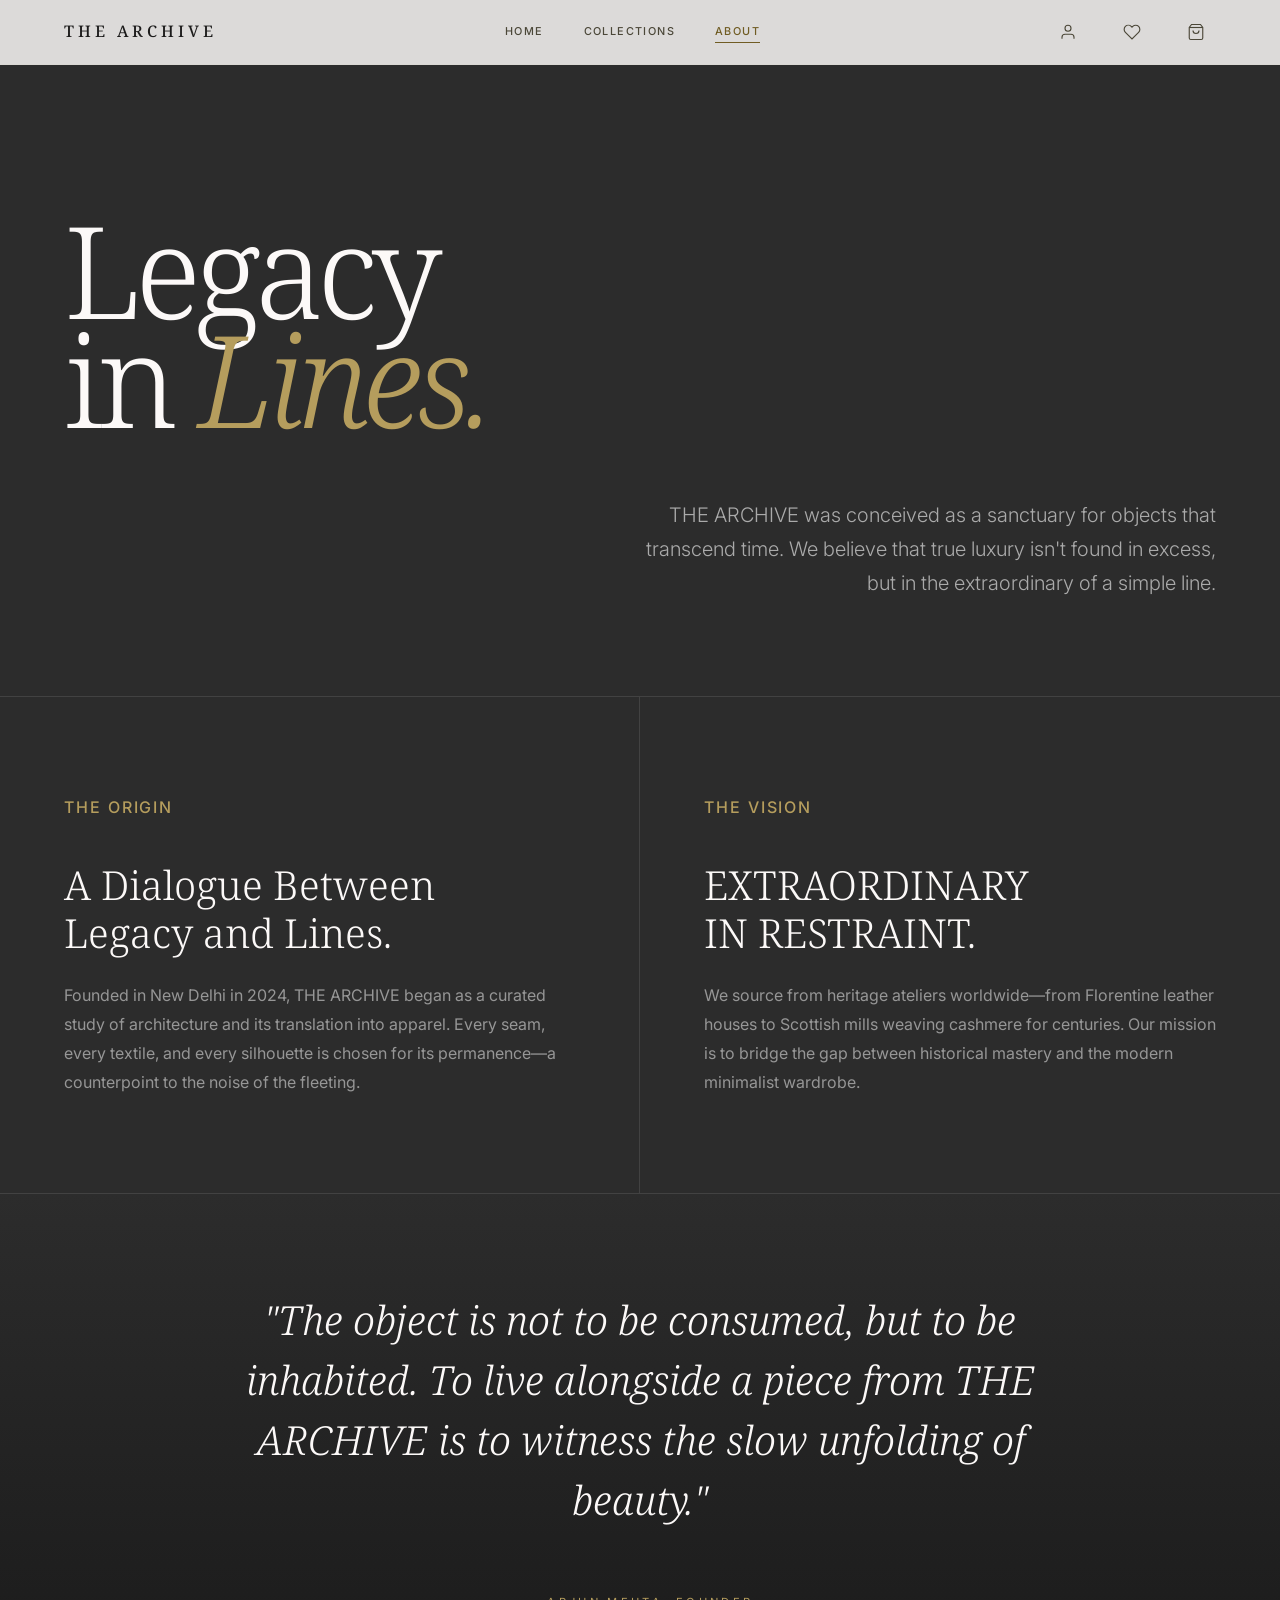
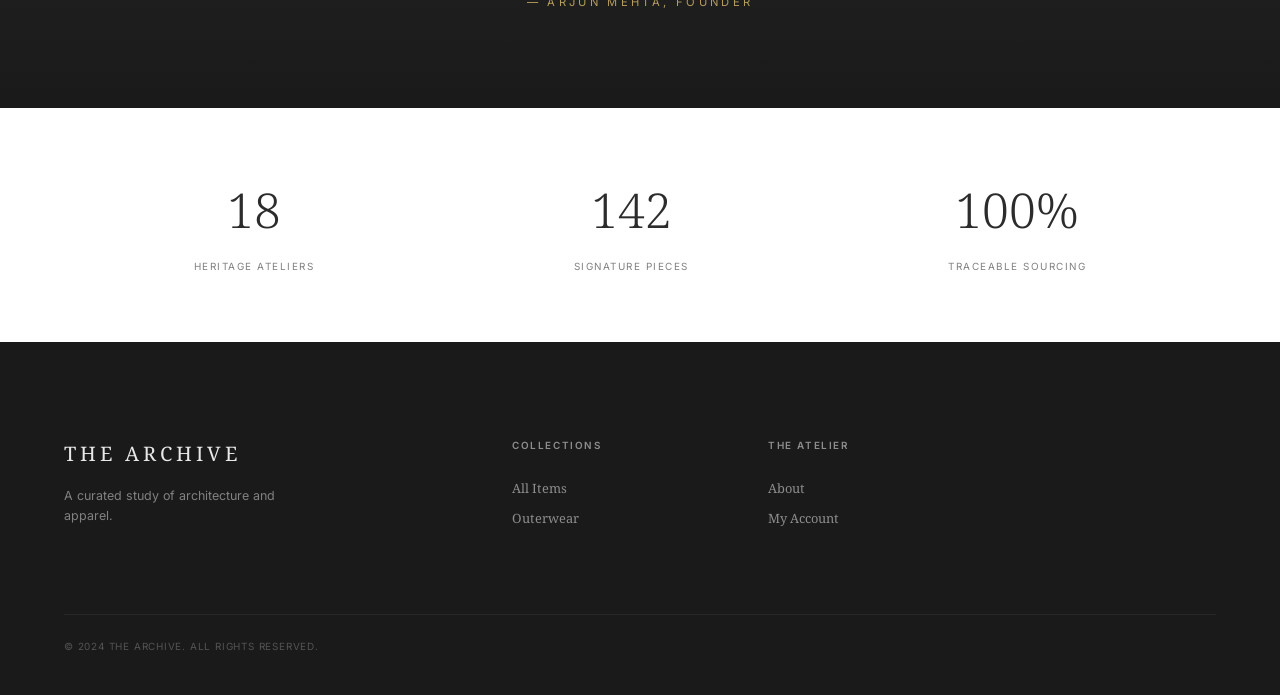
<file: about.html>
<!DOCTYPE html>
<html lang="en">
<head>
  <meta charset="UTF-8">
  <meta name="viewport" content="width=device-width, initial-scale=1.0">
  <title>About — THE ARCHIVE</title>
  <link rel="icon" type="image/png" href="images/Titel.png">
  <meta name="description" content="THE ARCHIVE is a study of architecture and apparel. A dialogue between legacy and line.">
  <link rel="preconnect" href="https://fonts.googleapis.com">
  <link rel="preconnect" href="https://fonts.gstatic.com" crossorigin>
  <link rel="stylesheet" href="style.css">
  <style>
    /* ── Typography Focused About Design ── */
    :root {
        --champagne: #fcf9f8;
    }

    body {
        background-color: var(--charcoal);
        color: var(--champagne);
    }

    .about-main {
        padding-top: 120px;
        max-width: 1440px;
        margin: 0 auto;
    }

    /* Hero Section */
    .typography-hero {
        padding: var(--spacing-xxl) var(--spacing-xl);
        border-bottom: 1px solid rgba(255,255,255,0.1);
        position: relative;
    }

    .typography-hero h1 {
        font-family: var(--font-serif);
        font-size: clamp(3.5rem, 10vw, 9rem);
        font-weight: 300;
        line-height: 0.85;
        letter-spacing: -0.05em;
        margin-bottom: var(--spacing-xl);
        position: relative;
        z-index: 2;
    }

    .typography-hero h1 em {
        font-style: italic;
        color: var(--gold-accent);
    }

    .typography-hero .sub-headline {
        font-size: 1.25rem;
        max-width: 600px;
        line-height: 1.7;
        color: rgba(255,255,255,0.6);
        font-weight: 300;
        margin-left: auto;
        text-align: right;
    }

    /* Philosophy Blocks */
    .philosophy-grid {
        display: grid;
        grid-template-columns: repeat(2, 1fr);
        gap: 0;
        border-bottom: 1px solid rgba(255,255,255,0.1);
    }

    .philosophy-block {
        padding: var(--spacing-xxl) var(--spacing-xl);
        border-right: 1px solid rgba(255,255,255,0.1);
    }

    .philosophy-block:last-child {
        border-right: none;
    }

    .philosophy-block .label-md {
        color: var(--gold-accent);
        margin-bottom: var(--spacing-lg);
    }

    .philosophy-block h2 {
        font-family: var(--font-serif);
        font-size: 2.5rem;
        font-weight: 300;
        line-height: 1.2;
        margin-bottom: var(--spacing-md);
    }

    .philosophy-block p {
        font-size: 1rem;
        line-height: 1.8;
        color: rgba(255,255,255,0.5);
    }

    /* Manifesto Section */
    .manifesto-section {
        padding: var(--spacing-xxl) var(--spacing-xl);
        text-align: center;
        background: linear-gradient(to bottom, #2C2C2C, #1A1A1A);
    }

    .manifesto-inner {
        max-width: 900px;
        margin: 0 auto;
    }

    .manifesto-text {
        font-family: var(--font-serif);
        font-size: clamp(1.5rem, 4vw, 2.5rem);
        font-weight: 300;
        font-style: italic;
        line-height: 1.5;
        color: var(--champagne);
        margin-bottom: var(--spacing-xl);
    }

    .manifesto-signature {
        color: var(--gold-accent);
        letter-spacing: 0.3em;
        text-transform: uppercase;
        font-size: 0.7rem;
    }

    /* Stats Banner */
    .stats-banner {
        display: flex;
        justify-content: space-around;
        padding: var(--spacing-xl) var(--spacing-xl);
        background: var(--surface-container-lowest);
        color: var(--charcoal);
    }

    .stat-item {
        text-align: center;
    }

    .stat-val {
        display: block;
        font-family: var(--font-serif);
        font-size: 3rem;
        font-weight: 300;
        margin-bottom: 4px;
    }

    .stat-lab {
        font-size: 0.62rem;
        text-transform: uppercase;
        letter-spacing: 0.15em;
        opacity: 0.6;
    }

    /* Layout Responsive */
    @media (max-width: 900px) {
        .philosophy-grid { grid-template-columns: 1fr; }
        .philosophy-block { border-right: none; border-bottom: 1px solid rgba(255,255,255,0.1); }
        .typography-hero h1 { font-size: 4rem; }
        .typography-hero .sub-headline { text-align: left; margin-left: 0; margin-top: var(--spacing-lg); }
        .stats-banner { flex-direction: column; gap: var(--spacing-xl); }
    }
  </style>
</head>
<body>

<!-- Mobile Nav -->
<nav class="mobile-nav" id="mobile-nav" aria-label="Mobile Navigation">
  <a href="index.html">Home</a>
  <a href="collections.html">Collections</a>
  <a href="about.html" class="active">About</a>
</nav>

<!-- Site Navigation -->
<header class="site-nav" role="banner">
  <div class="nav-inner">
    <a class="nav-logo" href="index.html">The Archive</a>

    <nav class="nav-links" aria-label="Primary Navigation">
      <a href="index.html">Home</a>
      <a href="collections.html">Collections</a>
      <a href="about.html" class="active">About</a>
    </nav>

    <div class="nav-actions">
      <a class="nav-icon-btn" href="signin.html" aria-label="Account">
        <svg width="18" height="18" viewBox="0 0 24 24" fill="none" stroke="currentColor" stroke-width="1.5"><path d="M20 21v-2a4 4 0 0 0-4-4H8a4 4 0 0 0-4 4v2"/><circle cx="12" cy="7" r="4"/></svg>
      </a>
      <a class="nav-icon-btn" href="wishlist.html" aria-label="Wishlist">
        <svg width="18" height="18" viewBox="0 0 24 24" fill="none" stroke="currentColor" stroke-width="1.5"><path d="M20.84 4.61a5.5 5.5 0 0 0-7.78 0L12 5.67l-1.06-1.06a5.5 5.5 0 0 0-7.78 7.78l1.06 1.06L12 21.23l7.78-7.78 1.06-1.06a5.5 5.5 0 0 0 0-7.78z"/></svg>
      </a>
      <a class="nav-icon-btn" href="cart.html" aria-label="Cart">
        <svg width="18" height="18" viewBox="0 0 24 24" fill="none" stroke="currentColor" stroke-width="1.5"><path d="M6 2 3 6v14a2 2 0 0 0 2 2h14a2 2 0 0 0 2-2V6l-3-4z"/><line x1="3" y1="6" x2="21" y2="6"/><path d="M16 10a4 4 0 0 1-8 0"/></svg>
        <span class="cart-count">0</span>
      </a>
      <button class="nav-hamburger" id="nav-hamburger" aria-label="Open menu">
        <span></span><span></span><span></span>
      </button>
    </div>
  </div>
</header>

<main class="about-main">
    <!-- Hero -->
    <section class="typography-hero reveal">
        <h1>Legacy<br>in <em>Lines.</em></h1>
        <div class="sub-headline">
            THE ARCHIVE was conceived as a sanctuary for objects that transcend time. We believe that true luxury isn't found in excess, but in the extraordinary of a simple line.
        </div>
    </section>

    <!-- Philosophy Grid -->
    <section class="philosophy-grid">
        <div class="philosophy-block reveal">
            <p class="label-md">The Origin</p>
            <h2>A Dialogue Between<br>Legacy and Lines.</h2>
            <p>Founded in New Delhi in 2024, THE ARCHIVE began as a curated study of architecture and its translation into apparel. Every seam, every textile, and every silhouette is chosen for its permanence—a counterpoint to the noise of the fleeting.</p>
        </div>
        <div class="philosophy-block reveal">
            <p class="label-md">The Vision</p>
            <h2>EXTRAORDINARY<br>IN RESTRAINT.</h2>
            <p>We source from heritage ateliers worldwide—from Florentine leather houses to Scottish mills weaving cashmere for centuries. Our mission is to bridge the gap between historical mastery and the modern minimalist wardrobe.</p>
        </div>
    </section>

    <!-- Manifesto -->
    <section class="manifesto-section reveal">
        <div class="manifesto-inner">
            <div class="manifesto-text">
                "The object is not to be consumed, but to be inhabited. To live alongside a piece from THE ARCHIVE is to witness the slow unfolding of beauty."
            </div>
            <div class="manifesto-signature">— Arjun Mehta, Founder</div>
        </div>
    </section>

    <!-- Stats -->
    <section class="stats-banner reveal">
        <div class="stat-item">
            <span class="stat-val">18</span>
            <span class="stat-lab">Heritage Ateliers</span>
        </div>
        <div class="stat-item">
            <span class="stat-val">142</span>
            <span class="stat-lab">Signature Pieces</span>
        </div>
        <div class="stat-item">
            <span class="stat-val">100%</span>
            <span class="stat-lab">Traceable Sourcing</span>
        </div>
    </section>
</main>

<!-- Footer -->
<footer class="site-footer" style="margin-top: 0; background: #1A1A1A;">
  <div class="footer-inner">
    <div>
      <p class="footer-brand-name">The Archive</p>
      <p class="footer-tagline">A curated study of architecture and apparel.</p>
    </div>
    <div>
      <p class="footer-col-title">Collections</p>
      <nav class="footer-links"><a href="collections.html">All Items</a><a href="collections.html">Outerwear</a></nav>
    </div>
    <div>
        <p class="footer-col-title">The Atelier</p>
        <nav class="footer-links"><a href="about.html">About</a><a href="signin.html">My Account</a></nav>
    </div>
  </div>
  <div class="footer-bottom">
    <p class="footer-copyright">© 2024 The Archive. All rights reserved.</p>
  </div>
</footer>

<script src="main.js"></script>
<script>
    // Simple reveal observer for the about page
    const observer = new IntersectionObserver((entries) => {
        entries.forEach(entry => {
            if (entry.isIntersecting) {
                entry.target.classList.add('visible');
            }
        });
    }, { threshold: 0.1 });

    document.querySelectorAll('.reveal').forEach(el => observer.observe(el));
</script>
</body>
</html>
</file>
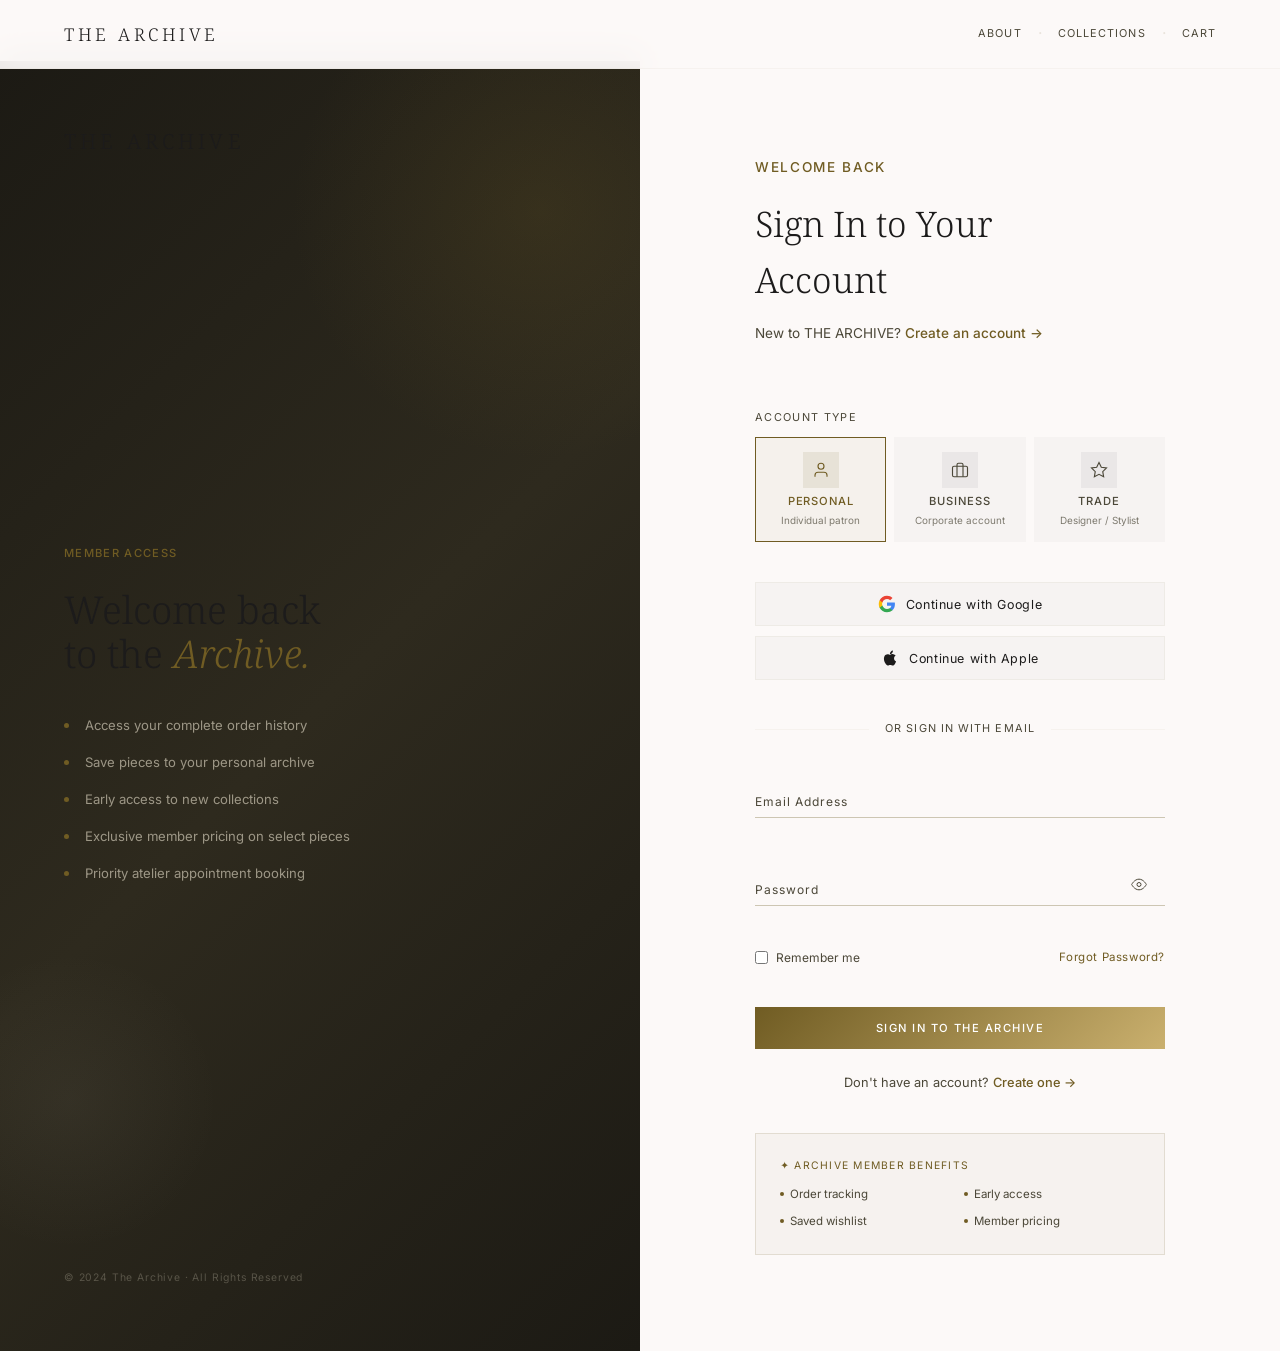
<file: account.html>
<!DOCTYPE html>
<html lang="en">
<head>
  <meta charset="UTF-8">
  <meta name="viewport" content="width=device-width, initial-scale=1.0">
  <title>My Account — THE ARCHIVE</title>
  <link rel="icon" type="image/png" href="images/Titel.png">
  <meta name="description" content="View your order history and account details at THE ARCHIVE.">
  <link rel="preconnect" href="https://fonts.googleapis.com">
  <link rel="preconnect" href="https://fonts.gstatic.com" crossorigin>
  <link rel="stylesheet" href="style.css">
  <style>
    /* Premium Header Padding */
    .page-header {
      padding: calc(var(--header-height) + var(--spacing-xxl)) var(--spacing-md) var(--spacing-xl);
      text-align: center;
      background: var(--surface-container-low);
      border-bottom: 1px solid rgba(205,198,179,0.2);
    }
    
    .account-layout {
      max-width: 1000px;
      margin: 0 auto;
      padding: var(--spacing-xxl) var(--spacing-md);
      display: grid;
      grid-template-columns: 1fr 2fr;
      gap: var(--spacing-xl);
    }


    .account-details-box {
      background: var(--surface-container-low);
      padding: var(--spacing-xl);
      border: 1px solid rgba(205,198,179,0.15);
      margin-bottom: var(--spacing-xl);
    }

    .details-row {
      display: flex;
      justify-content: space-between;
      border-bottom: 1px solid rgba(205,198,179,0.1);
      padding: 12px 0;
      font-size: 0.85rem;
    }

    .details-row:last-child {
      border-bottom: none;
    }

    .order-history-item {
      padding: var(--spacing-md);
      border: 1px solid rgba(205,198,179,0.15);
      margin-bottom: var(--spacing-sm);
      display: flex;
      justify-content: space-between;
      align-items: center;
    }

    /* Edit Mode Styles */
    .edit-input-group {
      margin-bottom: 12px;
    }

    .edit-input-group label {
      display: block;
      font-size: 0.65rem;
      letter-spacing: 0.1em;
      text-transform: uppercase;
      color: var(--on-surface-variant);
      margin-bottom: 4px;
    }

    .edit-input-group input, .edit-input-group select {
      width: 100%;
      padding: 10px 0;
      background: transparent;
      border: none;
      border-bottom: 1px solid rgba(205,198,179,0.3);
      font-family: var(--font-sans);
      font-size: 0.85rem;
      color: var(--on-surface);
      outline: none;
      transition: border-color 0.3s ease;
    }

    .edit-input-group input:focus, .edit-input-group select:focus {
      border-color: var(--primary);
    }

    .edit-actions {
      display: flex;
      gap: 12px;
      margin-top: 20px;
    }

    @media (max-width: 768px) {
      .account-layout {
        grid-template-columns: 1fr;
      }
      .account-sidebar {
        border-right: none;
        border-bottom: 1px solid rgba(205,198,179,0.2);
        padding-right: 0;
        padding-bottom: var(--spacing-xl);
      }
    }
  </style>
</head>
<body>

<!-- Mobile Nav -->
<nav class="mobile-nav" id="mobile-nav" aria-label="Mobile Navigation">
  <a href="index.html">Home</a>
  <a href="collections.html">Collections</a>
  <a href="about.html">About</a>
  <a href="account.html">My Account</a>
</nav>

<!-- Site Navigation -->
<header class="site-nav" role="banner">
  <div class="nav-inner">
    <a class="nav-logo" href="index.html">The Archive</a>

    <nav class="nav-links" aria-label="Primary Navigation">
      <a href="index.html">Home</a>
      <a href="collections.html">Collections</a>
      <a href="about.html">About</a>
    </nav>

    <div class="nav-actions">
      <a class="nav-icon-btn" href="account.html" aria-label="Account" title="My Account">
        <svg width="18" height="18" viewBox="0 0 24 24" fill="none" stroke="currentColor" stroke-width="1.5"><path d="M20 21v-2a4 4 0 0 0-4-4H8a4 4 0 0 0-4 4v2"/><circle cx="12" cy="7" r="4"/></svg>
      </a>
      <a class="nav-icon-btn" href="wishlist.html" aria-label="Wishlist" title="Wishlist">
        <svg width="18" height="18" viewBox="0 0 24 24" fill="none" stroke="currentColor" stroke-width="1.5"><path d="M20.84 4.61a5.5 5.5 0 0 0-7.78 0L12 5.67l-1.06-1.06a5.5 5.5 0 0 0-7.78 7.78l1.06 1.06L12 21.23l7.78-7.78 1.06-1.06a5.5 5.5 0 0 0 0-7.78z"/></svg>
      </a>
      <a class="nav-icon-btn" href="cart.html" aria-label="Shopping cart">
        <svg width="18" height="18" viewBox="0 0 24 24" fill="none" stroke="currentColor" stroke-width="1.5"><path d="M6 2 3 6v14a2 2 0 0 0 2 2h14a2 2 0 0 0 2-2V6l-3-4z"/><line x1="3" y1="6" x2="21" y2="6"/><path d="M16 10a4 4 0 0 1-8 0"/></svg>
        <span class="cart-count" aria-live="polite">0</span>
      </a>
      <button class="nav-hamburger" id="nav-hamburger" aria-label="Open menu" aria-expanded="false">
        <span></span><span></span><span></span>
      </button>
    </div>
  </div>
</header>

<main>
  <!-- Page Header -->
  <header class="page-header reveal">
    <p class="label-md" style="color:var(--primary);margin-bottom:var(--spacing-sm);">Member Portal</p>
    <h1 class="headline-md" id="welcome-title">Welcome</h1>
  </header>

  <div class="account-layout">
    <aside class="account-sidebar reveal">
      <nav class="sidebar-nav">
        <a href="account.html" class="sidebar-nav-item">Dashboard</a>
        <a href="orders.html" class="sidebar-nav-item">Order History</a>
        <a href="wishlist.html" class="sidebar-nav-item">Archive / Wishlist</a>
        <button onclick="handleSignOut()" class="sidebar-nav-item sign-out">Sign Out</button>
      </nav>
    </aside>

    <!-- Main Content -->
    <section class="reveal">
      <h2 style="font-family:var(--font-serif);font-size:1.5rem;font-weight:300;margin-bottom:1rem;">Account Details</h2>
      <div class="account-details-box">
        <!-- View Mode -->
        <div id="view-details-mode">
          <div class="details-row">
            <span style="color:var(--on-surface-variant)">Name</span>
            <span id="account-name">Loading...</span>
          </div>
          <div class="details-row">
            <span style="color:var(--on-surface-variant)">Email Address</span>
            <span id="account-email">Loading...</span>
          </div>
          <div class="details-row">
            <span style="color:var(--on-surface-variant)">Membership Type</span>
            <span id="account-type" style="text-transform:capitalize;">Loading...</span>
          </div>
          <div class="details-row" style="margin-top:1rem; border:none; padding-bottom:0;">
            <button class="btn btn-secondary" id="edit-details-btn" onclick="toggleEditMode(true)" style="font-size:0.7rem; padding:8px 16px;">Edit Details</button>
          </div>
        </div>

        <!-- Edit Mode -->
        <div id="edit-details-mode" style="display: none;">
          <div class="edit-input-group">
            <label for="input-name">Full Name</label>
            <input type="text" id="input-name" placeholder="Your Name">
          </div>
          <div class="edit-input-group" style="opacity: 0.7;">
            <label>Email Address (Primary Identifier)</label>
            <input type="text" id="display-email" readonly style="cursor: not-allowed;">
          </div>
          <div class="edit-input-group">
            <label for="input-type">Membership Type</label>
            <select id="input-type">
              <option value="Personal">Personal</option>
              <option value="Business">Business</option>
              <option value="Elite">Elite</option>
            </select>
          </div>
          <div class="edit-actions">
            <button class="btn btn-primary" onclick="saveAccountDetails()" style="font-size:0.7rem; padding:8px 16px;">Save Changes</button>
            <button class="btn btn-secondary" onclick="toggleEditMode(false)" style="font-size:0.7rem; padding:8px 16px;">Cancel</button>
          </div>
        </div>
      </div>

      <h2 style="font-family:var(--font-serif);font-size:1.5rem;font-weight:300;margin-bottom:1rem;margin-top:var(--spacing-xxl);">Address Archive</h2>
      <div id="address-list-container">
        <!-- Addresses will be rendered here -->
      </div>
      
      <button class="btn btn-secondary" onclick="showAddAddressForm()" id="add-address-btn" style="font-size:0.7rem; padding:8px 16px; margin-top:1rem;">+ Add New Address</button>

      <div id="address-form-modal" style="display:none; margin-top:var(--spacing-lg); border-top:1px solid var(--outline-variant); padding-top:var(--spacing-lg);">
        <h3 id="addr-form-title" style="font-family:var(--font-serif);font-size:1.1rem;font-weight:300;margin-bottom:1rem;">New Address Coordinates</h3>
        <input type="hidden" id="editing-addr-id" value="">
        <div class="edit-input-group">
          <label>Address Label (e.g., Home, Office)</label>
          <input type="text" id="addr-label" placeholder="Home">
        </div>
        <div class="form-row" style="margin-bottom:12px;">
          <div class="edit-input-group">
            <label>First Name</label>
            <input type="text" id="addr-first-name">
          </div>
          <div class="edit-input-group">
            <label>Last Name</label>
            <input type="text" id="addr-last-name">
          </div>
        </div>
        <div class="edit-input-group">
          <label>Address Line 1</label>
          <input type="text" id="addr-1">
        </div>
        <div class="edit-input-group">
          <label>Address Line 2 (Optional)</label>
          <input type="text" id="addr-2">
        </div>
        <div class="form-row" style="margin-bottom:12px;">
          <div class="edit-input-group">
            <label>City</label>
            <input type="text" id="addr-city">
          </div>
          <div class="edit-input-group">
            <label>ZIP / Postal Code</label>
            <input type="text" id="addr-zip">
          </div>
        </div>
        <div class="edit-actions" style="margin-top:1.5rem;">
          <button class="btn btn-primary" onclick="handleAddressSubmit()" id="addr-save-btn" style="font-size:0.7rem; padding:8px 16px;">Save Address</button>
          <button class="btn btn-secondary" onclick="hideAddAddressForm()" style="font-size:0.7rem; padding:8px 16px;">Cancel</button>
        </div>
      </div>

      <h2 style="font-family:var(--font-serif);font-size:1.5rem;font-weight:300;margin-bottom:1rem;margin-top:var(--spacing-xxl);">Recent Orders</h2>
      <div id="order-history">
        <!-- Injected via JS -->
      </div>
      
    </section>
  </div>
</main>

<!-- Footer -->
<footer class="site-footer" role="contentinfo">
  <div class="footer-bottom">
    <p class="footer-copyright">© 2024 The Archive. All rights reserved.</p>
  </div>
</footer>

<script src="main.js"></script>
<script>
  document.addEventListener('DOMContentLoaded', () => {
    const sessionEmail = localStorage.getItem('archive_active_session');
    
    // Safely redirect if not logged in
    if (!sessionEmail) {
      window.location.href = 'signin.html';
      return;
    }

    // Retrieve user data from localStorage pseudo-DB
    let usersDB = {};
    try {
      usersDB = JSON.parse(localStorage.getItem('archive_users')) || {};
    } catch(e) {}

    const currentUser = usersDB[sessionEmail] || { name: 'Member', email: sessionEmail, type: 'Personal' };

    // Update DOM
    document.getElementById('welcome-title').textContent = `Welcome, ${currentUser.name}`;
    document.getElementById('account-name').textContent = currentUser.name;
    document.getElementById('account-email').textContent = sessionEmail;
    document.getElementById('account-type').textContent = currentUser.type;

    // Render Addresses
    renderAddresses();

    // Render Recent Order
    const historyContainer = document.getElementById('order-history');
    if (!currentUser.orders || currentUser.orders.length === 0) {
      historyContainer.innerHTML = '<p style="font-size:0.85rem;color:var(--on-surface-variant)">You have no recent orders. <a href="collections.html" style="color:var(--primary);text-decoration:none;">Start exploring</a>.</p>';
    } else {
      const recent = currentUser.orders[0];
      const isCancelled = recent.status === 'Cancelled';
      const itemsString = recent.items.map(i => `${i.qty} × ${i.name}`).join('<br>');
      historyContainer.innerHTML = `
        <div class="order-history-item" style="opacity: ${isCancelled ? '0.6' : '1'}">
          <div>
            <p style="font-size:0.8rem;letter-spacing:0.1em;text-transform:uppercase;color:var(--on-surface-variant)">Order #${recent.id}</p>
            <div style="font-family:var(--font-serif);margin-top:8px;font-size:0.9rem;line-height:1.4">${itemsString}</div>
            <a href="orders.html" style="font-size:0.65rem;text-transform:uppercase;color:var(--primary);text-decoration:none;display:inline-block;margin-top:10px;">View All Orders →</a>
          </div>
          <div style="text-align:right;">
            <p style="font-size:1rem;font-family:var(--font-serif)">₹${recent.total.toLocaleString('en-IN')}</p>
            <p style="font-size:0.75rem;color:${isCancelled ? '#c0392b' : 'var(--primary)'};margin-top:4px;">${recent.status}</p>
          </div>
        </div>
      `;
    }
  });


  function toggleEditMode(isEdit) {
    const viewDiv = document.getElementById('view-details-mode');
    const editDiv = document.getElementById('edit-details-mode');
    
    if (isEdit) {
      viewDiv.style.display = 'none';
      editDiv.style.display = 'block';
      // Sync inputs with current values
      document.getElementById('input-name').value = document.getElementById('account-name').textContent;
      document.getElementById('display-email').value = document.getElementById('account-email').textContent;
      document.getElementById('input-type').value = document.getElementById('account-type').textContent;
    } else {
      viewDiv.style.display = 'block';
      editDiv.style.display = 'none';
    }
  }

  function saveAccountDetails() {
    const sessionEmail = localStorage.getItem('archive_active_session');
    const newName = document.getElementById('input-name').value.trim();
    const newType = document.getElementById('input-type').value;

    if (!newName) {
      showToast('Name cannot be empty.');
      return;
    }

    try {
      const usersDB = JSON.parse(localStorage.getItem('archive_users')) || {};
      if (usersDB[sessionEmail]) {
        usersDB[sessionEmail].name = newName;
        usersDB[sessionEmail].type = newType;
        localStorage.setItem('archive_users', JSON.stringify(usersDB));
        
        // Update UI
        document.getElementById('account-name').textContent = newName;
        document.getElementById('account-type').textContent = newType;
        document.getElementById('welcome-title').textContent = `Welcome, ${newName}`;
        
        toggleEditMode(false);
        showToast('Account details updated.');
      }
    } catch(e) {
      showToast('Error saving changes.');
    }
  }

  function renderAddresses() {
    const addresses = getAddresses();
    const container = document.getElementById('address-list-container');
    container.innerHTML = '';

    if (addresses.length === 0) {
      container.innerHTML = '<p style="font-size:0.85rem;color:var(--on-surface-variant)">No archived addresses found. <br>Your coordinates will appear here after your first curation.</p>';
      return;
    }

    addresses.forEach(addr => {
      const box = document.createElement('div');
      box.className = 'account-details-box';
      box.style.marginBottom = '1.5rem';
      box.innerHTML = `
        <div style="display:flex;justify-content:space-between;align-items:flex-start;">
          <div>
            <p style="font-size:0.65rem;letter-spacing:0.1em;text-transform:uppercase;color:var(--primary);margin-bottom:8px;">${addr.label || 'Saved Address'}</p>
            <p style="font-family:var(--font-serif);font-size:1.1rem;margin-bottom:2px;">${addr.firstName} ${addr.lastName}</p>
            <p style="font-size:0.85rem;line-height:1.6;color:var(--on-surface-variant)">
              ${addr.address1}${addr.address2 ? ', ' + addr.address2 : ''}<br>
              ${addr.city}, ${addr.zip}<br>
              ${addr.country || 'India'}
            </p>
          </div>
          <div style="display:flex; gap:12px;">
            <button onclick="editAddressArchived(${addr.id})" style="background:transparent;border:none;color:var(--primary);font-size:0.65rem;text-transform:uppercase;cursor:pointer;letter-spacing:0.05em;">Edit</button>
            <button onclick="removeAddress(${addr.id})" style="background:transparent;border:none;color:#c0392b;font-size:0.65rem;text-transform:uppercase;cursor:pointer;letter-spacing:0.05em;">Remove</button>
          </div>
        </div>
      `;
      container.appendChild(box);
    });
  }

  function showAddAddressForm() {
    document.getElementById('address-form-modal').style.display = 'block';
    document.getElementById('add-address-btn').style.display = 'none';
    document.getElementById('addr-form-title').textContent = 'New Address Coordinates';
    document.getElementById('editing-addr-id').value = '';
    document.getElementById('addr-save-btn').textContent = 'Save Address';
    
    // Clear inputs
    ['addr-label','addr-first-name','addr-last-name','addr-1','addr-2','addr-city','addr-zip'].forEach(id => {
      document.getElementById(id).value = '';
    });
  }

  function hideAddAddressForm() {
    document.getElementById('address-form-modal').style.display = 'none';
    document.getElementById('add-address-btn').style.display = 'inline-block';
  }

  function editAddressArchived(id) {
    const list = getAddresses();
    const addr = list.find(a => a.id == id);
    if (!addr) return;

    showAddAddressForm();
    document.getElementById('addr-form-title').textContent = 'Update Address Coordinates';
    document.getElementById('editing-addr-id').value = id;
    document.getElementById('addr-save-btn').textContent = 'Update Address';

    document.getElementById('addr-label').value = addr.label || '';
    document.getElementById('addr-first-name').value = addr.firstName || '';
    document.getElementById('addr-last-name').value = addr.lastName || '';
    document.getElementById('addr-1').value = addr.address1 || '';
    document.getElementById('addr-2').value = addr.address2 || '';
    document.getElementById('addr-city').value = addr.city || '';
    document.getElementById('addr-zip').value = addr.zip || '';
  }

  function removeAddress(id) {
    if (confirm('Are you sure you want to remove this address?')) {
      deleteAddress(id);
      renderAddresses();
      showToast('Address removed.');
    }
  }

  function handleAddressSubmit() {
    const id = document.getElementById('editing-addr-id').value;
    const label = document.getElementById('addr-label').value.trim() || 'Home';
    const newAddr = {
      label: label,
      firstName: document.getElementById('addr-first-name').value.trim(),
      lastName: document.getElementById('addr-last-name').value.trim(),
      address1: document.getElementById('addr-1').value.trim(),
      address2: document.getElementById('addr-2').value.trim(),
      city: document.getElementById('addr-city').value.trim(),
      zip: document.getElementById('addr-zip').value.trim(),
      country: 'India' 
    };

    if (!newAddr.firstName || !newAddr.address1 || !newAddr.city) {
      showToast('Please fill in required address fields.');
      return;
    }


    if (id) {
      updateAddress(id, newAddr);
      showToast('Address coordinates updated.');
    } else {
      addAddress(newAddr);
      showToast('New address archived.');
    }
    
    renderAddresses();
    hideAddAddressForm();
  }
</script>
</body>
</html>
</file>
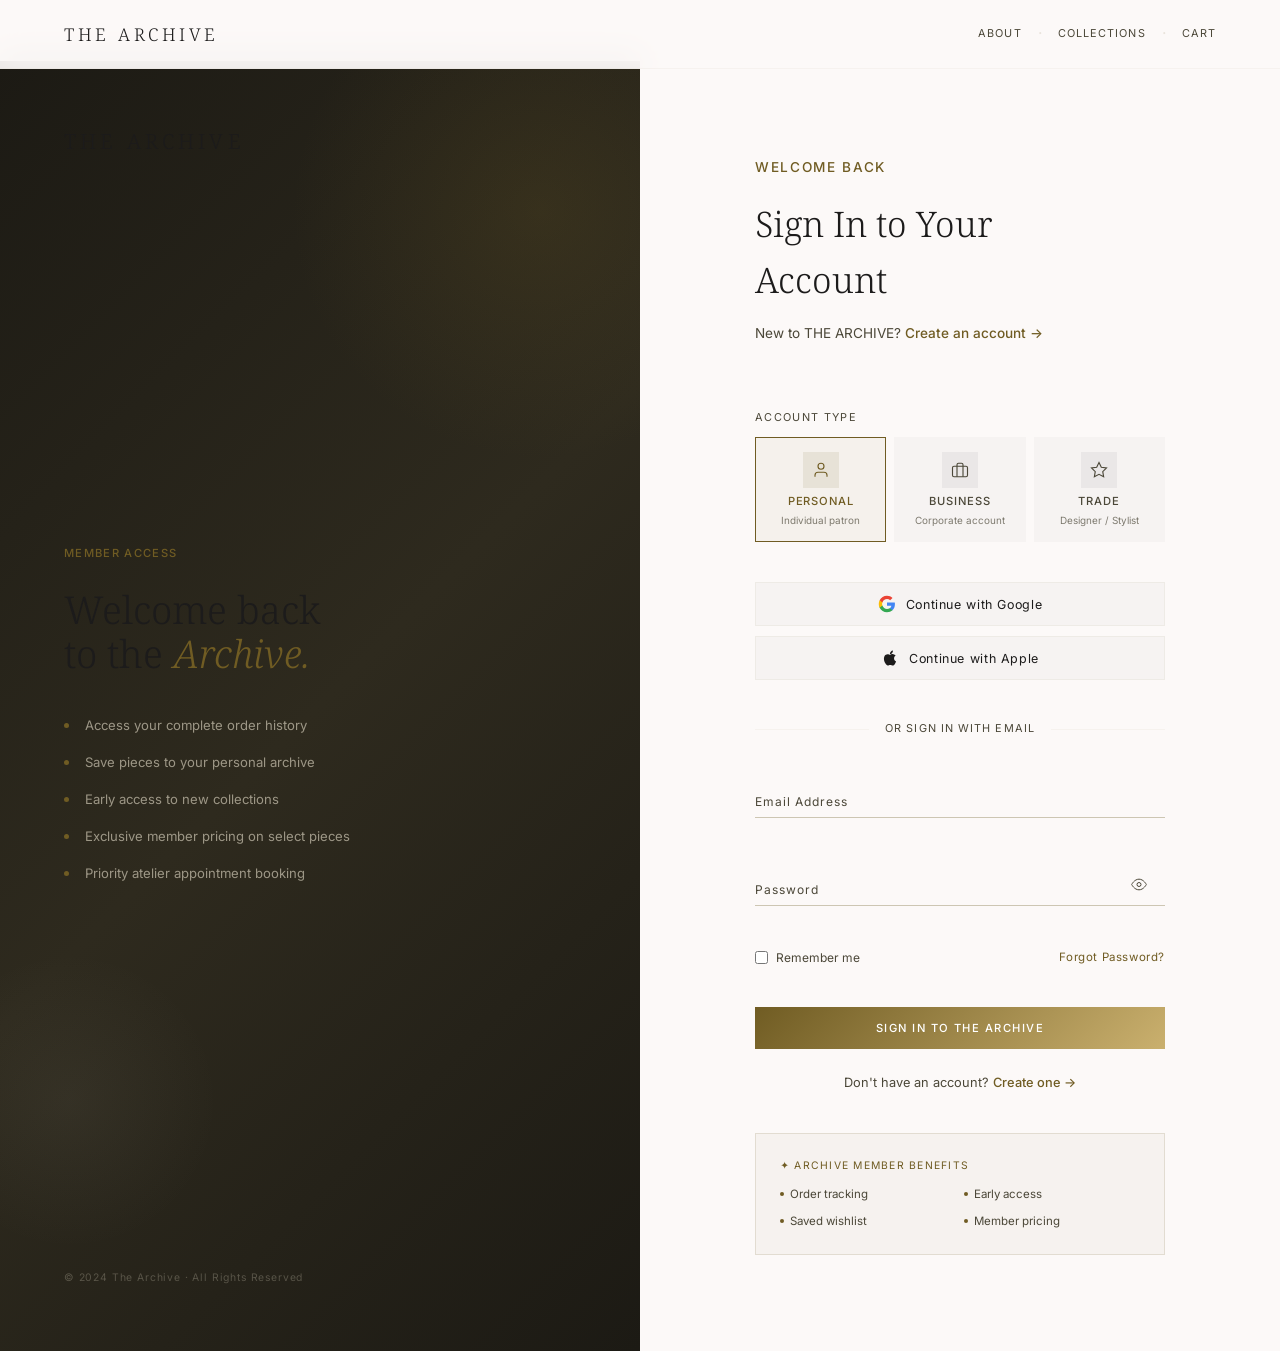
<file: checkout.html>
<!DOCTYPE html>
<html lang="en">
<head>
  <meta charset="UTF-8">
  <meta name="viewport" content="width=device-width, initial-scale=1.0">
  <title>Checkout — THE ARCHIVE</title>
  <link rel="icon" type="image/png" href="images/Titel.png">
  <meta name="description" content="Secure checkout at THE ARCHIVE. Complete your order securely with SSL encryption.">
  <link rel="preconnect" href="https://fonts.googleapis.com">
  <link rel="preconnect" href="https://fonts.gstatic.com" crossorigin>
  <link rel="stylesheet" href="style.css">
  <style>
    .checkout-layout {
      max-width: 1200px;
      margin: 0 auto;
      padding: 0 var(--spacing-xl) var(--spacing-xxl);
      display: grid;
      grid-template-columns: 1fr 380px;
      gap: var(--spacing-xxl);
      align-items: start;
    }

    .checkout-steps {
      display: flex;
      align-items: center;
      gap: 8px;
      margin-bottom: var(--spacing-xl);
    }

    .step-item {
      display: flex;
      align-items: center;
      gap: 8px;
      font-size: 0.68rem;
      letter-spacing: 0.1em;
      text-transform: uppercase;
      color: var(--on-surface-variant);
    }

    .step-item.active { color: var(--on-surface); }
    .step-item.done { color: var(--primary); }

    .step-num {
      width: 22px;
      height: 22px;
      display: flex;
      align-items: center;
      justify-content: center;
      border: 1px solid currentColor;
      font-size: 0.62rem;
      font-weight: 600;
    }

    .step-divider { width: 24px; height: 1px; background: var(--outline-variant); }

    .form-section {
      margin-bottom: var(--spacing-xl);
    }

    .form-section-title {
      font-family: var(--font-serif);
      font-size: 1.1rem;
      font-weight: 400;
      color: var(--on-surface);
      margin-bottom: var(--spacing-lg);
      padding-bottom: var(--spacing-sm);
      border-bottom: 1px solid rgba(205,198,179,0.2);
    }

    .form-row { display: grid; grid-template-columns: 1fr 1fr; gap: var(--spacing-md); }

    .radio-option {
      display: flex;
      align-items: flex-start;
      gap: var(--spacing-sm);
      padding: var(--spacing-md);
      background: var(--surface-container-low);
      cursor: pointer;
      border: 1px solid transparent;
      transition: var(--transition-fast);
      margin-bottom: 10px;
    }

    .radio-option:hover { border-color: rgba(205,198,179,0.3); }
    .radio-option.selected { border-color: var(--primary); background: rgba(112,92,35,0.04); }
    .radio-option input { accent-color: var(--primary); margin-top: 2px; }

    .radio-label { font-size: 0.8rem; color: var(--on-surface); }
    .radio-sublabel { font-size: 0.7rem; color: var(--on-surface-variant); margin-top: 2px; }
    .radio-price { margin-left: auto; font-family: var(--font-serif); font-size: 0.85rem; flex-shrink: 0; }

    .card-field-row { display: grid; grid-template-columns: 1fr 1fr 1fr; gap: var(--spacing-md); }

    /* Payment Tabs */
    .payment-tabs {
      display: flex;
      gap: 0;
      margin-bottom: var(--spacing-lg);
      border-bottom: 1px solid rgba(205,198,179,0.2);
    }

    .pay-tab {
      padding: 12px 18px;
      font-size: 0.68rem;
      font-weight: 500;
      letter-spacing: 0.1em;
      text-transform: uppercase;
      color: var(--on-surface-variant);
      background: transparent;
      border: none;
      cursor: pointer;
      border-bottom: 2px solid transparent;
      transition: var(--transition-fast);
      font-family: var(--font-sans);
    }

    .pay-tab:hover { color: var(--on-surface); }
    .pay-tab.active { color: var(--primary); border-bottom-color: var(--primary); }

    .pay-panel { display: none; }
    .pay-panel.active { display: block; }

    .upi-apps {
      display: grid;
      grid-template-columns: repeat(4, 1fr);
      gap: 10px;
      margin-bottom: var(--spacing-md);
    }

    .upi-app-btn {
      display: flex;
      flex-direction: column;
      align-items: center;
      gap: 6px;
      padding: 14px 8px;
      background: var(--surface-container-low);
      border: 1px solid transparent;
      cursor: pointer;
      font-family: var(--font-sans);
      font-size: 0.65rem;
      letter-spacing: 0.06em;
      color: var(--on-surface-variant);
      transition: var(--transition-fast);
    }

    .upi-app-btn:hover, .upi-app-btn.selected {
      border-color: var(--primary);
      color: var(--on-surface);
      background: rgba(112,92,35,0.05);
    }

    .upi-app-icon {
      width: 32px;
      height: 32px;
      border-radius: 8px;
      display: flex;
      align-items: center;
      justify-content: center;
      font-size: 1rem;
      font-weight: 700;
    }

    .bank-list {
      max-height: 240px;
      overflow-y: auto;
      border: 1px solid rgba(205,198,179,0.2);
    }

    .bank-opt {
      display: flex;
      align-items: center;
      gap: var(--spacing-sm);
      padding: 12px 16px;
      cursor: pointer;
      border-bottom: 1px solid rgba(205,198,179,0.1);
      font-size: 0.8rem;
      transition: var(--transition-fast);
    }

    .bank-opt:last-child { border-bottom: none; }
    .bank-opt:hover { background: var(--surface-container-low); }
    .bank-opt.selected { background: rgba(112,92,35,0.05); color: var(--primary); }
    .bank-opt input { accent-color: var(--primary); }

    .bank-icon {
      width: 32px;
      height: 20px;
      background: var(--surface-container-high);
      display: flex;
      align-items: center;
      justify-content: center;
      font-size: 0.55rem;
      font-weight: 700;
      letter-spacing: 0.05em;
      color: var(--on-surface-variant);
      flex-shrink: 0;
    }

    .wallet-grid {
      display: grid;
      grid-template-columns: 1fr 1fr;
      gap: 10px;
    }

    .wallet-opt {
      display: flex;
      align-items: center;
      gap: var(--spacing-sm);
      padding: var(--spacing-md);
      background: var(--surface-container-low);
      border: 1px solid transparent;
      cursor: pointer;
      transition: var(--transition-fast);
      font-size: 0.78rem;
    }

    .wallet-opt:hover, .wallet-opt.selected {
      border-color: var(--primary);
      background: rgba(112,92,35,0.05);
    }

    .wallet-opt input { accent-color: var(--primary); }

    .order-item-mini {
      display: flex;
      gap: var(--spacing-sm);
      padding: 12px 0;
      border-bottom: 1px solid rgba(205,198,179,0.1);
      align-items: center;
    }

    .order-item-thumb {
      width: 56px;
      height: 56px;
      background: var(--surface-container-high);
      flex-shrink: 0;
      overflow: hidden;
      position: relative;
    }

    .order-item-thumb img { width: 100%; height: 100%; object-fit: cover; }

    .order-item-badge {
      position: absolute;
      top: -4px;
      right: -4px;
      background: var(--primary);
      color: #fff;
      width: 18px;
      height: 18px;
      border-radius: 50%;
      display: flex;
      align-items: center;
      justify-content: center;
      font-size: 0.6rem;
      font-weight: 600;
    }

    @media (max-width: 1000px) {
      .checkout-layout { grid-template-columns: 1fr; padding: 0 var(--spacing-md) var(--spacing-xl); }
    }

    @media (max-width: 600px) {
      .form-row { grid-template-columns: 1fr; }
      .card-field-row { grid-template-columns: 1fr 1fr; }
    }
  </style>
</head>
<body>

<!-- Mobile Nav -->
<nav class="mobile-nav" id="mobile-nav">
  <a href="index.html">Home</a>
  <a href="collections.html">Collections</a>
  <a href="cart.html">Your Archive</a>
</nav>

<!-- Site Navigation -->
<header class="site-nav" role="banner">
  <div class="nav-inner">
    <a class="nav-logo" href="index.html">The Archive</a>
    <nav class="nav-links">
      <a href="index.html">Home</a>
      <a href="collections.html">Collections</a>
      <a href="cart.html">Your Archive</a>
    </nav>
    <div class="nav-actions">
      <a class="nav-icon-btn" href="wishlist.html" aria-label="Wishlist" title="Wishlist">
        <svg width="18" height="18" viewBox="0 0 24 24" fill="none" stroke="currentColor" stroke-width="1.5"><path d="M20.84 4.61a5.5 5.5 0 0 0-7.78 0L12 5.67l-1.06-1.06a5.5 5.5 0 0 0-7.78 7.78l1.06 1.06L12 21.23l7.78-7.78 1.06-1.06a5.5 5.5 0 0 0 0-7.78z"/></svg>
      </a>
      <a class="nav-icon-btn" href="cart.html" aria-label="Cart">
        <svg width="18" height="18" viewBox="0 0 24 24" fill="none" stroke="currentColor" stroke-width="1.5"><path d="M6 2 3 6v14a2 2 0 0 0 2 2h14a2 2 0 0 0 2-2V6l-3-4z"/><line x1="3" y1="6" x2="21" y2="6"/><path d="M16 10a4 4 0 0 1-8 0"/></svg>
        <span class="cart-count">0</span>
      </a>
      <button class="nav-hamburger" id="nav-hamburger" aria-label="Open menu" aria-expanded="false">
        <span></span><span></span><span></span>
      </button>
    </div>
  </div>
</header>

<!-- Page Hero -->
<div class="page-hero">
  <div class="breadcrumb">
    <a href="index.html">Home</a>
    <span>/</span>
    <a href="cart.html">Archive</a>
    <span>/</span>
    <span>Checkout</span>
  </div>
  <h1 class="display-lg">Secure <em style="font-style:italic;color:var(--primary)">Checkout.</em></h1>
</div>

<div class="checkout-layout">

  <!-- Checkout Form -->
  <div>
    <!-- Steps -->
    <div class="checkout-steps" aria-label="Checkout progress">
      <div class="step-item active" aria-current="step">
        <span class="step-num">1</span>
        <span>Information</span>
      </div>
      <div class="step-divider" aria-hidden="true"></div>
      <div class="step-item" id="step-shipping-label">
        <span class="step-num">2</span>
        <span>Shipping</span>
      </div>
      <div class="step-divider" aria-hidden="true"></div>
      <div class="step-item" id="step-payment-label">
        <span class="step-num">3</span>
        <span>Payment</span>
      </div>
    </div>

    <!-- Section 1: Contact -->
    <div class="form-section" id="section-contact">
      <h2 class="form-section-title">Contact Information</h2>
      <div class="form-group">
        <input type="email" id="email" placeholder=" " required autocomplete="email">
        <label for="email">Email Address</label>
      </div>
    </div>    <!-- Section 2: Shipping Address -->
    <div class="form-section" id="section-address">
      <h2 class="form-section-title">Select a delivery address</h2>
      
      <div id="address-book-list" style="margin-bottom:var(--spacing-lg);">
        <!-- Amazon-style address cards will be injected here -->
      </div>

      <div style="margin-bottom:var(--spacing-lg);">
        <button class="btn-text" id="add-new-addr-btn" onclick="useNewAddressUI()" style="color:var(--primary); font-size:0.85rem; font-weight:600;">+ Add a new delivery address</button>
      </div>

      <div id="address-form-fields" style="display:none; border-top:1px solid var(--outline-variant); padding-top:var(--spacing-md);">
        <h3 id="form-context-title" style="font-family:var(--font-serif); font-size:1.1rem; margin-bottom:var(--spacing-md);">Add a new address</h3>
        <input type="hidden" id="editing-addr-id" value="">
        
        <div class="form-row">
          <div class="form-group">
            <input type="text" id="first-name" placeholder=" " autocomplete="given-name">
            <label for="first-name">First Name</label>
          </div>
          <div class="form-group">
            <input type="text" id="last-name" placeholder=" " autocomplete="family-name">
            <label for="last-name">Last Name</label>
          </div>
        </div>
        <div class="form-group">
          <input type="text" id="address1" placeholder=" " autocomplete="address-line1">
          <label for="address1">Address</label>
        </div>
        <div class="form-group">
          <input type="text" id="address2" placeholder=" " autocomplete="address-line2">
          <label for="address2">Apartment, Suite, etc. (optional)</label>
        </div>
        <div class="form-row">
          <div class="form-group">
            <input type="text" id="city" placeholder=" " autocomplete="address-level2">
            <label for="city">City</label>
          </div>
          <div class="form-group">
            <input type="text" id="zip" placeholder=" " autocomplete="postal-code">
            <label for="zip">Postal Code</label>
          </div>
        </div>
        <div class="form-group" style="position:static;">
          <label for="country" style="position:static;top:auto;font-size:0.72rem;letter-spacing:0.08em;text-transform:uppercase;color:var(--on-surface-variant);display:block;margin-bottom:6px;">Country</label>
          <select id="country" autocomplete="country" style="width:100%;background:transparent;border:none;border-bottom:1px solid var(--outline-variant);padding:10px 0 8px;font-size:0.875rem;color:var(--on-surface);outline:none;font-family:var(--font-sans);cursor:pointer;">
            <option value="IN" selected>India</option>
            <option value="US">United States</option>
            <option value="GB">United Kingdom</option>
            <option value="FR">France</option>
            <option value="DE">Germany</option>
            <option value="IT">Italy</option>
            <option value="JP">Japan</option>
            <option value="AU">Australia</option>
            <option value="CA">Canada</option>
            <option value="AE">UAE</option>
            <option value="SG">Singapore</option>
            <option value="NZ">New Zealand</option>
          </select>
        </div>
        <div style="margin-top:12px; display:flex; gap:12px;">
           <button class="btn btn-primary" onclick="handleAddressSubmit()" id="addr-submit-btn" style="padding:8px 20px; font-size:0.75rem;">Save &amp; Use</button>
           <button class="btn btn-secondary" onclick="cancelAddressEdit()" style="padding:8px 20px; font-size:0.75rem;">Cancel</button>
        </div>
      </div>
    </div>

    <!-- Section 3: Shipping Method -->
    <div class="form-section" id="section-shipping">
      <h2 class="form-section-title">Shipping Method</h2>
      <div class="radio-option selected" onclick="selectShipping(this,'standard',0)" id="ship-std">
        <input type="radio" name="shipping" value="standard" checked aria-label="Standard shipping">
        <div>
          <p class="radio-label">Standard Delivery</p>
          <p class="radio-sublabel">5–8 Business Days</p>
        </div>
        <span class="radio-price" id="ship-std-price">Free</span>
      </div>
      <div class="radio-option" onclick="selectShipping(this,'express',99)">
        <input type="radio" name="shipping" value="express" aria-label="Express shipping">
        <div>
          <p class="radio-label">Express Delivery</p>
          <p class="radio-sublabel">2–3 Business Days</p>
        </div>
        <span class="radio-price">₹99</span>
      </div>
      <div class="radio-option" onclick="selectShipping(this,'overnight',199)">
        <input type="radio" name="shipping" value="overnight" aria-label="Express India Post">
        <div>
          <p class="radio-label">Express India Post</p>
          <p class="radio-sublabel">Next Business Day</p>
        </div>
        <span class="radio-price">₹199</span>
      </div>
    </div>

    <!-- Section 4: Payment -->
    <div class="form-section" id="section-payment">
      <h2 class="form-section-title">Payment</h2>
      <div style="padding:10px;background:rgba(112,92,35,0.06);display:flex;align-items:center;gap:8px;margin-bottom:var(--spacing-md);">
        <svg width="14" height="14" viewBox="0 0 24 24" fill="none" stroke="var(--primary)" stroke-width="1.5"><path d="M12 22s8-4 8-10V5l-8-3-8 3v7c0 6 8 10 8 10z"/></svg>
        <p style="font-size:0.72rem;color:var(--on-surface-variant);">All transactions are 100% secure &amp; encrypted. Powered by Razorpay.</p>
      </div>

      <!-- Payment Method Tabs -->
      <div class="payment-tabs" role="tablist" aria-label="Payment methods">
        <button class="pay-tab active" role="tab" aria-selected="true" id="tab-card" onclick="switchPay('card',this)">Credit / Debit Card</button>
        <button class="pay-tab" role="tab" aria-selected="false" id="tab-upi" onclick="switchPay('upi',this)">UPI</button>
        <button class="pay-tab" role="tab" aria-selected="false" id="tab-nb" onclick="switchPay('netbanking',this)">Net Banking</button>
        <button class="pay-tab" role="tab" aria-selected="false" id="tab-wallet" onclick="switchPay('wallet',this)">Wallets</button>
      </div>

      <!-- Card Panel -->
      <div class="pay-panel active" id="panel-card" role="tabpanel">
        <div class="form-group">
          <input type="text" id="card-number" placeholder=" " maxlength="19" oninput="formatCard(this)" autocomplete="cc-number">
          <label for="card-number">Card Number</label>
        </div>
        <div class="card-field-row">
          <div class="form-group">
            <input type="text" id="card-expiry" placeholder=" " maxlength="5" oninput="formatExpiry(this)" autocomplete="cc-exp">
            <label for="card-expiry">MM / YY</label>
          </div>
          <div class="form-group">
            <input type="text" id="card-cvv" placeholder=" " maxlength="4" autocomplete="cc-csc">
            <label for="card-cvv">CVV</label>
          </div>
          <div class="form-group">
            <input type="text" id="card-name" placeholder=" " autocomplete="cc-name">
            <label for="card-name">Name on Card</label>
          </div>
        </div>
        <div style="display:flex;gap:8px;flex-wrap:wrap;margin-top:8px;">
          <div style="padding:3px 10px;background:var(--surface-container);font-size:0.62rem;font-weight:700;letter-spacing:0.05em;color:var(--on-surface-variant)">VISA</div>
          <div style="padding:3px 10px;background:var(--surface-container);font-size:0.62rem;font-weight:700;letter-spacing:0.05em;color:var(--on-surface-variant)">MASTERCARD</div>
          <div style="padding:3px 10px;background:var(--surface-container);font-size:0.62rem;font-weight:700;letter-spacing:0.05em;color:var(--on-surface-variant)">AMEX</div>
          <div style="padding:3px 10px;background:var(--surface-container);font-size:0.62rem;font-weight:700;letter-spacing:0.05em;color:var(--on-surface-variant)">RUPAY</div>
        </div>
      </div>

      <!-- UPI Panel -->
      <div class="pay-panel" id="panel-upi" role="tabpanel">
        <p class="label-md" style="margin-bottom:var(--spacing-md);">Choose UPI App</p>
        <div class="upi-apps">
          <button class="upi-app-btn" onclick="selectUpiApp(this,'PhonePe')">
            <div class="upi-app-icon" style="background:#5f259f;color:#fff;">Pe</div>
            <span>PhonePe</span>
          </button>
          <button class="upi-app-btn" onclick="selectUpiApp(this,'GPay')">
            <div class="upi-app-icon" style="background:#fff;border:1px solid #eee;">G</div>
            <span>Google Pay</span>
          </button>
          <button class="upi-app-btn" onclick="selectUpiApp(this,'Paytm')">
            <div class="upi-app-icon" style="background:#002970;color:#00baf2;">Pa</div>
            <span>Paytm</span>
          </button>
          <button class="upi-app-btn" onclick="selectUpiApp(this,'BHIM')">
            <div class="upi-app-icon" style="background:#f47920;color:#fff;">B</div>
            <span>BHIM</span>
          </button>
          <button class="upi-app-btn" onclick="selectUpiApp(this,'AmazonPay')">
            <div class="upi-app-icon" style="background:#ff9900;color:#1a1a1a;font-size:0.7rem;">APay</div>
            <span>Amazon Pay</span>
          </button>
          <button class="upi-app-btn" onclick="selectUpiApp(this,'CRED')">
            <div class="upi-app-icon" style="background:#1a1a1a;color:#d4af37;">Cr</div>
            <span>CRED</span>
          </button>
          <button class="upi-app-btn" onclick="selectUpiApp(this,'Mobikwik')">
            <div class="upi-app-icon" style="background:#2196f3;color:#fff;font-size:0.7rem;">MKW</div>
            <span>Mobikwik</span>
          </button>
          <button class="upi-app-btn" onclick="selectUpiApp(this,'Other')">
            <div class="upi-app-icon" style="background:var(--surface-container-highest);color:var(--on-surface-variant);">UPI</div>
            <span>Other</span>
          </button>
        </div>
        <p style="font-size:0.7rem;color:var(--on-surface-variant);margin-bottom:10px;">— or enter UPI ID manually —</p>
        <div class="form-group">
          <input type="text" id="upi-id" placeholder=" " pattern="[a-zA-Z0-9.\-_]{2,256}@[a-zA-Z]{2,64}">
          <label for="upi-id">UPI ID (e.g. name@upi)</label>
        </div>
        <p id="upi-app-selected" style="font-size:0.72rem;color:var(--primary);margin-top:6px;display:none;">&#10003; App selected. Click &ldquo;Place Order&rdquo; to open in app.</p>
      </div>

      <!-- Net Banking Panel -->
      <div class="pay-panel" id="panel-netbanking" role="tabpanel">
        <p class="label-md" style="margin-bottom:var(--spacing-md);">Select Your Bank</p>
        <div class="form-group" style="margin-bottom:var(--spacing-md);">
          <input type="text" id="bank-search" placeholder=" " oninput="filterBanks(this.value)">
          <label for="bank-search">Search bank name…</label>
        </div>
        <div class="bank-list" id="bank-list" role="listbox">
          <div class="bank-opt" onclick="selectBank(this)" role="option"><div class="bank-icon">SBI</div><span>State Bank of India</span></div>
          <div class="bank-opt" onclick="selectBank(this)" role="option"><div class="bank-icon">HDFC</div><span>HDFC Bank</span></div>
          <div class="bank-opt" onclick="selectBank(this)" role="option"><div class="bank-icon">ICICI</div><span>ICICI Bank</span></div>
          <div class="bank-opt" onclick="selectBank(this)" role="option"><div class="bank-icon">AXIS</div><span>Axis Bank</span></div>
          <div class="bank-opt" onclick="selectBank(this)" role="option"><div class="bank-icon">KOTAK</div><span>Kotak Mahindra Bank</span></div>
          <div class="bank-opt" onclick="selectBank(this)" role="option"><div class="bank-icon">PNB</div><span>Punjab National Bank</span></div>
          <div class="bank-opt" onclick="selectBank(this)" role="option"><div class="bank-icon">BOB</div><span>Bank of Baroda</span></div>
          <div class="bank-opt" onclick="selectBank(this)" role="option"><div class="bank-icon">CANARA</div><span>Canara Bank</span></div>
          <div class="bank-opt" onclick="selectBank(this)" role="option"><div class="bank-icon">BOI</div><span>Bank of India</span></div>
          <div class="bank-opt" onclick="selectBank(this)" role="option"><div class="bank-icon">IDBI</div><span>IDBI Bank</span></div>
          <div class="bank-opt" onclick="selectBank(this)" role="option"><div class="bank-icon">YES</div><span>Yes Bank</span></div>
          <div class="bank-opt" onclick="selectBank(this)" role="option"><div class="bank-icon">INDUS</div><span>IndusInd Bank</span></div>
          <div class="bank-opt" onclick="selectBank(this)" role="option"><div class="bank-icon">RBL</div><span>RBL Bank</span></div>
          <div class="bank-opt" onclick="selectBank(this)" role="option"><div class="bank-icon">FED</div><span>Federal Bank</span></div>
          <div class="bank-opt" onclick="selectBank(this)" role="option"><div class="bank-icon">UCO</div><span>UCO Bank</span></div>
        </div>
        <p id="bank-selected" style="font-size:0.72rem;color:var(--primary);margin-top:10px;display:none;">&#10003; Bank selected. You will be redirected to log in.</p>
      </div>

      <!-- Wallets Panel -->
      <div class="pay-panel" id="panel-wallet" role="tabpanel">
        <p class="label-md" style="margin-bottom:var(--spacing-md);">Select Wallet</p>
        <div class="wallet-grid">
          <label class="wallet-opt">
            <input type="radio" name="wallet" value="Paytm Wallet" onclick="highlightWallet(this.closest('.wallet-opt'))" style="accent-color:var(--primary);">
            <span style="font-size:1.3rem;">&#128179;</span>
            <div><p style="font-size:0.8rem;">Paytm Wallet</p><p style="font-size:0.65rem;color:var(--on-surface-variant);">Balance: Check in app</p></div>
          </label>
          <label class="wallet-opt">
            <input type="radio" name="wallet" value="PhonePe Wallet" onclick="highlightWallet(this.closest('.wallet-opt'))" style="accent-color:var(--primary);">
            <span style="font-size:1.3rem;">&#128176;</span>
            <div><p style="font-size:0.8rem;">PhonePe Wallet</p><p style="font-size:0.65rem;color:var(--on-surface-variant);">Balance: Check in app</p></div>
          </label>
          <label class="wallet-opt">
            <input type="radio" name="wallet" value="Amazon Pay" onclick="highlightWallet(this.closest('.wallet-opt'))" style="accent-color:var(--primary);">
            <span style="font-size:1.3rem;">&#127881;</span>
            <div><p style="font-size:0.8rem;">Amazon Pay</p><p style="font-size:0.65rem;color:var(--on-surface-variant);">Balance: Check in app</p></div>
          </label>
          <label class="wallet-opt">
            <input type="radio" name="wallet" value="Freecharge" onclick="highlightWallet(this.closest('.wallet-opt'))" style="accent-color:var(--primary);">
            <span style="font-size:1.3rem;">&#9889;</span>
            <div><p style="font-size:0.8rem;">Freecharge</p><p style="font-size:0.65rem;color:var(--on-surface-variant);">Balance: Check in app</p></div>
          </label>
          <label class="wallet-opt">
            <input type="radio" name="wallet" value="Mobikwik" onclick="highlightWallet(this.closest('.wallet-opt'))" style="accent-color:var(--primary);">
            <span style="font-size:1.3rem;">&#128178;</span>
            <div><p style="font-size:0.8rem;">Mobikwik</p><p style="font-size:0.65rem;color:var(--on-surface-variant);">Balance: Check in app</p></div>
          </label>
          <label class="wallet-opt">
            <input type="radio" name="wallet" value="Ola Money" onclick="highlightWallet(this.closest('.wallet-opt'))" style="accent-color:var(--primary);">
            <span style="font-size:1.3rem;">&#127881;</span>
            <div><p style="font-size:0.8rem;">Ola Money</p><p style="font-size:0.65rem;color:var(--on-surface-variant);">Balance: Check in app</p></div>
          </label>
        </div>
      </div>
    </div>

    <!-- Place Order Button -->
    <button class="btn btn-primary btn-full" id="place-order-btn" onclick="placeOrder()" style="font-size:0.75rem;letter-spacing:0.15em;padding:18px;">
      Place Order — Confirm Curation
      <svg width="14" height="14" viewBox="0 0 24 24" fill="none" stroke="currentColor" stroke-width="2"><path d="M5 12h14M12 5l7 7-7 7"/></svg>
    </button>
    <p style="text-align:center;font-size:0.65rem;color:var(--on-surface-variant);margin-top:var(--spacing-sm);letter-spacing:0.06em;">By placing your order, you agree to our Terms of Service and Privacy Policy.</p>
  </div>

  <!-- Order Summary Panel -->
  <div class="summary-panel" aria-label="Order summary">
    <p class="label-md" style="margin-bottom:var(--spacing-md);">Order Summary</p>

    <!-- Items List -->
    <div id="checkout-items" aria-live="polite">
      <!-- populated by JS -->
    </div>

    <div class="divider" style="margin:var(--spacing-sm) 0;"></div>

    <div class="summary-row">
      <span>Subtotal</span>
      <span id="co-subtotal">₹0</span>
    </div>
    <div class="summary-row">
      <span>Shipping</span>
      <span id="co-shipping">₹0</span>
    </div>
    <div class="summary-row">
      <span>Duties &amp; Taxes</span>
      <span>Included</span>
    </div>
    <div class="summary-total">
      <span class="label">Total</span>
      <span class="amount" id="co-total">₹0</span>
    </div>

    <!-- Security badges -->
    <div style="margin-top:var(--spacing-lg);padding:var(--spacing-md);background:var(--surface-container-low);text-align:center;">
      <p class="label-md" style="margin-bottom:8px;">Heritage Guarantee</p>
      <p style="font-size:0.72rem;color:var(--on-surface-variant);line-height:1.5;">Every item authenticated. Every stitch inspected. Your satisfaction, our legacy.</p>
    </div>
  </div>
</div>

<!-- Footer -->
<footer class="site-footer" role="contentinfo">
  <div class="footer-inner">
    <div>
      <p class="footer-brand-name">The Archive</p>
      <p class="footer-tagline">A curated study of architecture and apparel.</p>
    </div>
    <div>
      <p class="footer-col-title">Collections</p>
      <nav class="footer-links"><a href="collections.html">All Items</a></nav>
    </div>
    <div>
      <p class="footer-col-title">Support</p>
      <nav class="footer-links"><a href="#">Shipping</a><a href="#">Returns</a></nav>
    </div>
    <div>
      <p class="footer-col-title">The Atelier</p>
      <nav class="footer-links"><a href="#">About</a></nav>
    </div>
  </div>
  <div class="footer-bottom">
    <p class="footer-copyright">© 2024 The Editorial Archive. All rights reserved.</p>
    <div class="footer-legal"><a href="#">Privacy</a><a href="#">Terms</a></div>
  </div>
</footer>

<script src="main.js"></script>
<script>
  let shippingCost = 0;

  function renderCheckoutItems() {
    const cart = getCart();
    if (cart.length === 0) {
      window.location.href = 'cart.html';
      return;
    }

    const container = document.getElementById('checkout-items');
    container.innerHTML = cart.map(item => {
      let img = '';
      if (item.id === 1) img = 'images/overcoat.png';
      else if (item.id === 2) img = 'images/shirt.png';
      else if (item.id === 3) img = 'images/bespoke_bag.png';
      else if (item.id === 4) img = 'images/womens_trousers.png';
      else if (item.id === 5) img = 'images/womens_blazer.png';
      else if (item.id === 6) img = 'images/silk_dress.png';
      else if (item.id === 7) img = 'images/leather_loafers.png';
      else if (item.id >= 10) img = 'images/media_.png'; // Fallback for newer items

      return `
        <div class="order-item-mini">
          <div class="order-item-thumb" style="position:relative;">
            ${img ? `<img src="${img}" alt="${item.name}">` : `<div style="width:100%;height:100%;background:var(--surface-container);display:flex;align-items:center;justify-content:center;font-size:0.6rem;font-family:var(--font-serif);color:var(--on-surface-variant)">${item.name.split(' ')[0]}</div>`}
            <span class="order-item-badge">${item.qty || 1}</span>
          </div>
          <div style="flex:1;">
            <p style="font-family:var(--font-serif);font-size:0.85rem;color:var(--on-surface)">${item.name}</p>
            <p style="font-size:0.68rem;color:var(--on-surface-variant);letter-spacing:0.08em;text-transform:uppercase">${item.color} / ${item.size}</p>
          </div>
          <p style="font-family:var(--font-serif);font-size:0.875rem;flex-shrink:0">₹${(item.price*(item.qty||1)).toLocaleString('en-IN')}</p>
        </div>
      `;
    }).join('');

    const subtotal = getCartTotal();
    shippingCost = (subtotal === 0) ? 0 : (subtotal >= 41500 ? 0 : 99);
    updateCheckoutSummary();
  }

  function updateCheckoutSummary() {
    const subtotal = getCartTotal();
    const total = subtotal + shippingCost;
    document.getElementById('co-subtotal').textContent = `₹${subtotal.toLocaleString('en-IN')}`;
    document.getElementById('co-shipping').textContent = subtotal === 0 ? '₹0' : (shippingCost === 0 ? 'Free' : `₹${shippingCost.toLocaleString('en-IN')}`);
    document.getElementById('co-total').textContent = `₹${total.toLocaleString('en-IN')}`;
  }

  function selectShipping(el, type, cost) {
    document.querySelectorAll('.radio-option').forEach(r => r.classList.remove('selected'));
    el.classList.add('selected');
    el.querySelector('input').checked = true;
    shippingCost = getCartTotal() >= 999 && cost === 0 ? 0 : cost;
    updateCheckoutSummary();
  }

  function formatCard(input) {
    let val = input.value.replace(/\D/g,'');
    val = val.match(/.{1,4}/g)?.join(' ') || val;
    input.value = val;
  }

  function formatExpiry(input) {
    let val = input.value.replace(/\D/g,'');
    if (val.length >= 2) val = val.substring(0,2) + ' / ' + val.substring(2);
    input.value = val;
  }

  function placeOrder() {
    // Validate required fields
    const required = ['email', 'first-name', 'last-name', 'address1', 'city', 'zip', 'country'];
    let valid = true;
    required.forEach(id => {
      const el = document.getElementById(id);
      if (!el || !el.value.trim()) {
        el.style.borderBottom = '1px solid var(--error)';
        valid = false;
        setTimeout(() => el.style.borderBottom = '', 2000);
      }
    });

    if (!valid) {
      showToast('Please complete all required fields to proceed.');
      return;
    }

    const activeTab = document.querySelector('.pay-tab.active').id;
    let paymentValid = false;

    if (activeTab === 'tab-card') {
      paymentValid = !!document.getElementById('card-number').value.trim();
      if (!paymentValid) { showToast('Please enter your card number to proceed.'); return; }
    } else if (activeTab === 'tab-upi') {
      const upiId = document.getElementById('upi-id').value.trim();
      const upiApp = document.querySelector('.upi-app-btn.selected');
      paymentValid = !!upiApp || upiId.includes('@');
      if (!paymentValid) { showToast('Please select a UPI app or enter your UPI ID.'); return; }
    } else if (activeTab === 'tab-nb') {
      paymentValid = !!document.querySelector('.bank-opt.selected');
      if (!paymentValid) { showToast('Please select your bank to proceed.'); return; }
    } else if (activeTab === 'tab-wallet') {
      paymentValid = !!document.querySelector('input[name="wallet"]:checked');
      if (!paymentValid) { showToast('Please select a wallet to proceed.'); return; }
    }

    // Place order animation
    const btn = document.getElementById('place-order-btn');
    btn.textContent = 'Processing your Curation…';
    btn.style.background = 'var(--charcoal)';
    btn.disabled = true;

    setTimeout(() => {
      // Save Order Logic
      const sessionEmail = localStorage.getItem('archive_active_session');
      const cartItems = getCart();
      if (sessionEmail && cartItems.length > 0) {
          let usersDB = {};
          try { usersDB = JSON.parse(localStorage.getItem('archive_users')) || {}; } catch(e) {}
          if (usersDB[sessionEmail]) {
              const orderId = 'ARC-2024-' + Math.floor(1000 + Math.random() * 9000);
              const orderDate = new Date();
              const estDelivery = new Date(orderDate.getTime() + 5*24*60*60*1000);
              
              const newOrder = {
                  id: orderId,
                  date: orderDate.toISOString(),
                  deliveryDate: estDelivery.toISOString(),
                  items: cartItems,
                  total: getCartTotal() + shippingCost,
                  status: 'Processing'
              };
              
              if(!usersDB[sessionEmail].orders) usersDB[sessionEmail].orders = [];
              usersDB[sessionEmail].orders.unshift(newOrder);
              
              const address = {
                  firstName: document.getElementById('first-name').value.trim(),
                  lastName: document.getElementById('last-name').value.trim(),
                  address1: document.getElementById('address1').value.trim(),
                  address2: document.getElementById('address2').value.trim(),
                  city: document.getElementById('city').value.trim(),
                  zip: document.getElementById('zip').value.trim(),
                  country: document.getElementById('country').value
              };
              usersDB[sessionEmail].address = address;

              // Capture Payment Info
              const activeTab = document.querySelector('.pay-tab.active').id;
              let paymentSummary = '';
              let paymentType = '';
              
              if (activeTab === 'tab-card') {
                const cardNum = document.getElementById('card-number').value.trim();
                paymentSummary = `Ending in •••• ${cardNum.slice(-4)}`;
                paymentType = 'Card';
              } else if (activeTab === 'tab-upi') {
                const upiId = document.getElementById('upi-id').value.trim();
                const upiApp = document.querySelector('.upi-app-btn.selected')?.querySelector('span')?.textContent || 'UPI';
                paymentSummary = upiId ? upiId : upiApp;
                paymentType = 'UPI';
              } else if (activeTab === 'tab-nb') {
                paymentSummary = document.querySelector('.bank-opt.selected')?.querySelector('span')?.textContent || 'Net Banking';
                paymentType = 'Net Banking';
              } else if (activeTab === 'tab-wallet') {
                paymentSummary = document.querySelector('input[name="wallet"]:checked')?.value || 'Wallet';
                paymentType = 'Wallet';
              }

              newOrder.payment = { type: paymentType, summary: paymentSummary };
              newOrder.address = address;
              newOrder.shippingSpeed = document.querySelector('input[name="shipping"]:checked')?.closest('.radio-option')?.querySelector('.radio-label')?.textContent || 'Standard Delivery';
              newOrder.contact = { email: document.getElementById('email').value.trim() };

              localStorage.setItem('archive_users', JSON.stringify(usersDB));
              sessionStorage.setItem('last_order_id', orderId);
          }
      }
      
      // Clear cart after order is saved
      localStorage.setItem('archive_cart', JSON.stringify([]));

      window.location.href = 'confirmation.html';
    }, 1500);
  }

  document.addEventListener('DOMContentLoaded', () => {
    renderCheckoutItems();
    renderAddressBook();
    
    const sessionEmail = getSessionEmail();
    if (sessionEmail) document.getElementById('email').value = sessionEmail;
  });

  function renderAddressBook() {
    const addresses = getAddresses();
    const container = document.getElementById('address-book-list');
    container.innerHTML = '';

    if (addresses.length === 0) {
      useNewAddressUI();
      document.getElementById('add-new-addr-btn').style.display = 'none';
      return;
    }

    document.getElementById('add-new-addr-btn').style.display = 'inline-block';

    addresses.forEach((addr, idx) => {
      const isSelected = idx === 0; // Default to first for now
      const card = document.createElement('div');
      card.className = `radio-option ${isSelected ? 'selected' : ''}`;
      card.style.alignItems = 'flex-start';
      card.onclick = (e) => {
        if (e.target.tagName !== 'A' && e.target.tagName !== 'BUTTON') {
          useSavedAddressUI(addr.id, card);
        }
      };
      card.innerHTML = `
        <input type="radio" name="addr-choice" value="${addr.id}" ${isSelected ? 'checked' : ''} style="margin-top:4px;">
        <div style="flex:1">
          <p style="font-weight:700; font-size:0.9rem; margin-bottom:2px;">${addr.firstName} ${addr.lastName}</p>
          <p style="font-size:0.85rem; color:var(--on-surface-variant); line-height:1.4;">
            ${addr.address1}, ${addr.address2 ? addr.address2 + ', ' : ''}${addr.city}, ${addr.zip}, ${addr.country || 'India'}
          </p>
          <div style="margin-top:8px; display:flex; gap:12px;">
            <a href="javascript:void(0)" onclick="editSavedAddress('${addr.id}')" style="font-size:0.72rem; color:var(--primary); text-decoration:none;">Edit address</a>
            <span style="color:var(--outline-variant); font-size:0.7rem;">|</span>
            <a href="javascript:void(0)" onclick="deleteArchivedAddress('${addr.id}')" style="font-size:0.72rem; color:#c0392b; text-decoration:none;">Remove</a>
          </div>
        </div>
      `;
      container.appendChild(card);
      if (isSelected) selectAddressInternally(addr);
    });
  }

  function selectAddressInternally(addr) {
    // Fill hidden fields for placeOrder logic
    document.getElementById('first-name').value = addr.firstName || '';
    document.getElementById('last-name').value = addr.lastName || '';
    document.getElementById('address1').value = addr.address1 || '';
    document.getElementById('address2').value = addr.address2 || '';
    document.getElementById('city').value = addr.city || '';
    document.getElementById('zip').value = addr.zip || '';
    document.getElementById('country').value = addr.country || 'IN';
  }

  function useSavedAddressUI(id, el) {
    const addresses = getAddresses();
    const addr = addresses.find(a => a.id == id);
    if (!addr) return;

    document.querySelectorAll('.radio-option').forEach(opt => opt.classList.remove('selected'));
    document.querySelectorAll('[name="addr-choice"]').forEach(input => input.checked = false);
    
    el.classList.add('selected');
    el.querySelector('input').checked = true;
    
    selectAddressInternally(addr);
    cancelAddressEdit(); // Hide form if open
  }

  function editSavedAddress(id) {
    const addresses = getAddresses();
    const addr = addresses.find(a => a.id == id);
    if (!addr) return;

    useNewAddressUI(); // Show form
    document.getElementById('form-context-title').textContent = 'Update delivery address';
    document.getElementById('editing-addr-id').value = id;
    document.getElementById('addr-submit-btn').textContent = 'Update Address';

    // Populate fields
    document.getElementById('first-name').value = addr.firstName || '';
    document.getElementById('last-name').value = addr.lastName || '';
    document.getElementById('address1').value = addr.address1 || '';
    document.getElementById('address2').value = addr.address2 || '';
    document.getElementById('city').value = addr.city || '';
    document.getElementById('zip').value = addr.zip || '';
    document.getElementById('country').value = addr.country || 'IN';
  }

  function useNewAddressUI() {
    document.getElementById('address-form-fields').style.display = 'block';
    document.getElementById('add-new-addr-btn').style.display = 'none';
    document.getElementById('form-context-title').textContent = 'Add a new address';
    document.getElementById('editing-addr-id').value = '';
    document.getElementById('addr-submit-btn').textContent = 'Save & Use';
    
    // Clear fields
    ['first-name','last-name','address1','address2','city','zip'].forEach(id => {
      document.getElementById(id).value = '';
    });
    document.getElementById('country').value = 'IN';
  }

  function cancelAddressEdit() {
    document.getElementById('address-form-fields').style.display = 'none';
    const addresses = getAddresses();
    if (addresses.length > 0) {
      document.getElementById('add-new-addr-btn').style.display = 'inline-block';
    }
  }

  function deleteArchivedAddress(id) {
    if (confirm('Are you sure you want to remove this address?')) {
      deleteAddress(id);
      renderAddressBook();
      showToast('Address removed from archive.');
    }
  }

  function handleAddressSubmit() {
    const id = document.getElementById('editing-addr-id').value;
    const addrData = {
      firstName: document.getElementById('first-name').value.trim(),
      lastName: document.getElementById('last-name').value.trim(),
      address1: document.getElementById('address1').value.trim(),
      address2: document.getElementById('address2').value.trim(),
      city: document.getElementById('city').value.trim(),
      zip: document.getElementById('zip').value.trim(),
      country: document.getElementById('country').value
    };

    if (!addrData.firstName || !addrData.address1 || !addrData.city) {
      showToast('Please fill in all required coordinates.');
      return;
    }

    if (id) {
      updateAddress(id, addrData);
      showToast('Address updated.');
    } else {
      addAddress(addrData);
      showToast('New address saved.');
    }

    renderAddressBook();
    cancelAddressEdit();
  }

  let selectedUpiApp = null;
  let selectedBank = null;

  function switchPay(tab, btn) {
    document.querySelectorAll('.pay-tab').forEach(t => { t.classList.remove('active'); t.setAttribute('aria-selected','false'); });
    document.querySelectorAll('.pay-panel').forEach(p => p.classList.remove('active'));
    btn.classList.add('active');
    btn.setAttribute('aria-selected','true');
    document.getElementById('panel-' + tab).classList.add('active');
  }

  function selectUpiApp(btn, appName) {
    document.querySelectorAll('.upi-app-btn').forEach(b => b.classList.remove('selected'));
    btn.classList.add('selected');
    selectedUpiApp = appName;
    const msg = document.getElementById('upi-app-selected');
    msg.textContent = `✓ ${appName} selected. Click "Place Order" to complete payment.`;
    msg.style.display = 'block';
  }

  function selectBank(el) {
    document.querySelectorAll('.bank-opt').forEach(b => b.classList.remove('selected'));
    el.classList.add('selected');
    selectedBank = el.querySelector('span').textContent;
    const msg = document.getElementById('bank-selected');
    msg.textContent = `✓ ${selectedBank} selected. You will be redirected to log in.`;
    msg.style.display = 'block';
  }

  function filterBanks(q) {
    const opts = document.querySelectorAll('.bank-opt');
    opts.forEach(opt => {
      const name = opt.querySelector('span').textContent.toLowerCase();
      opt.style.display = name.includes(q.toLowerCase()) ? '' : 'none';
    });
  }

  function highlightWallet(el) {
    document.querySelectorAll('.wallet-opt').forEach(w => w.classList.remove('selected'));
    el.classList.add('selected');
  }
</script>
</body>
</html>
</file>
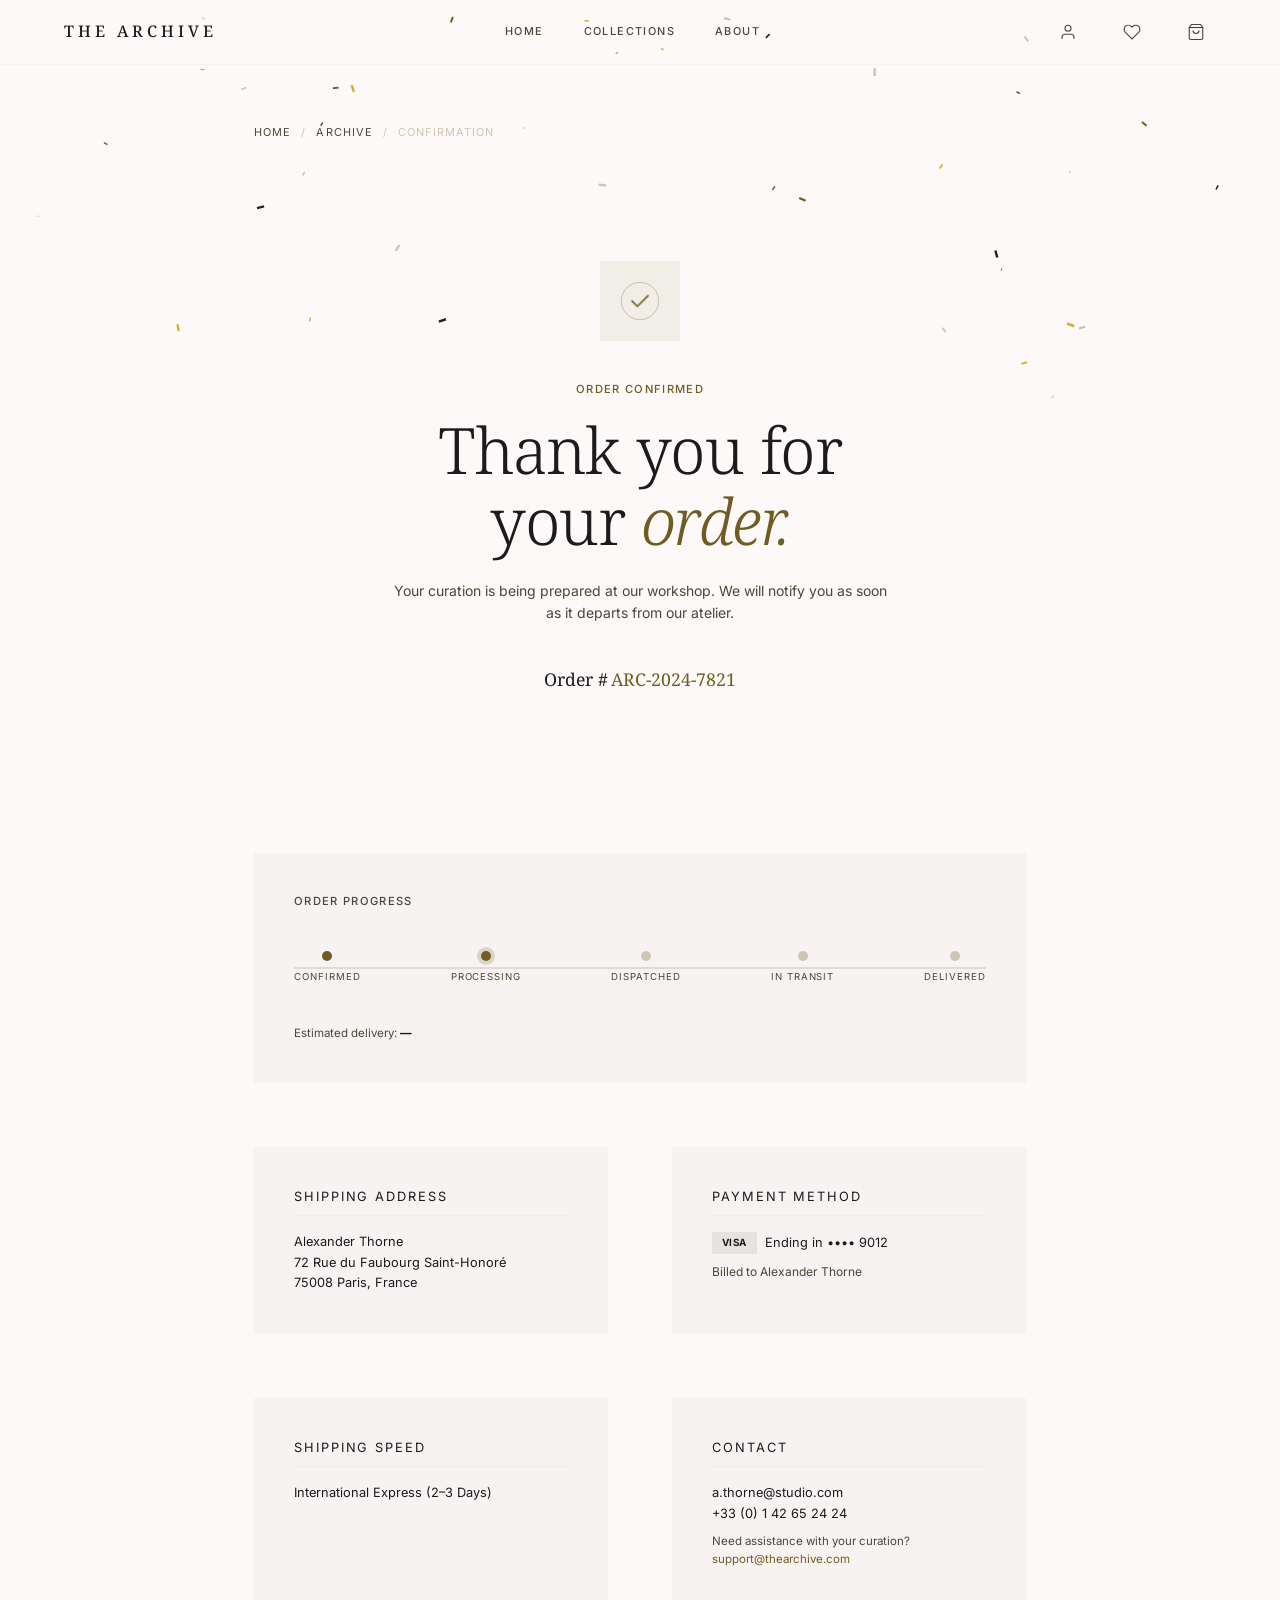
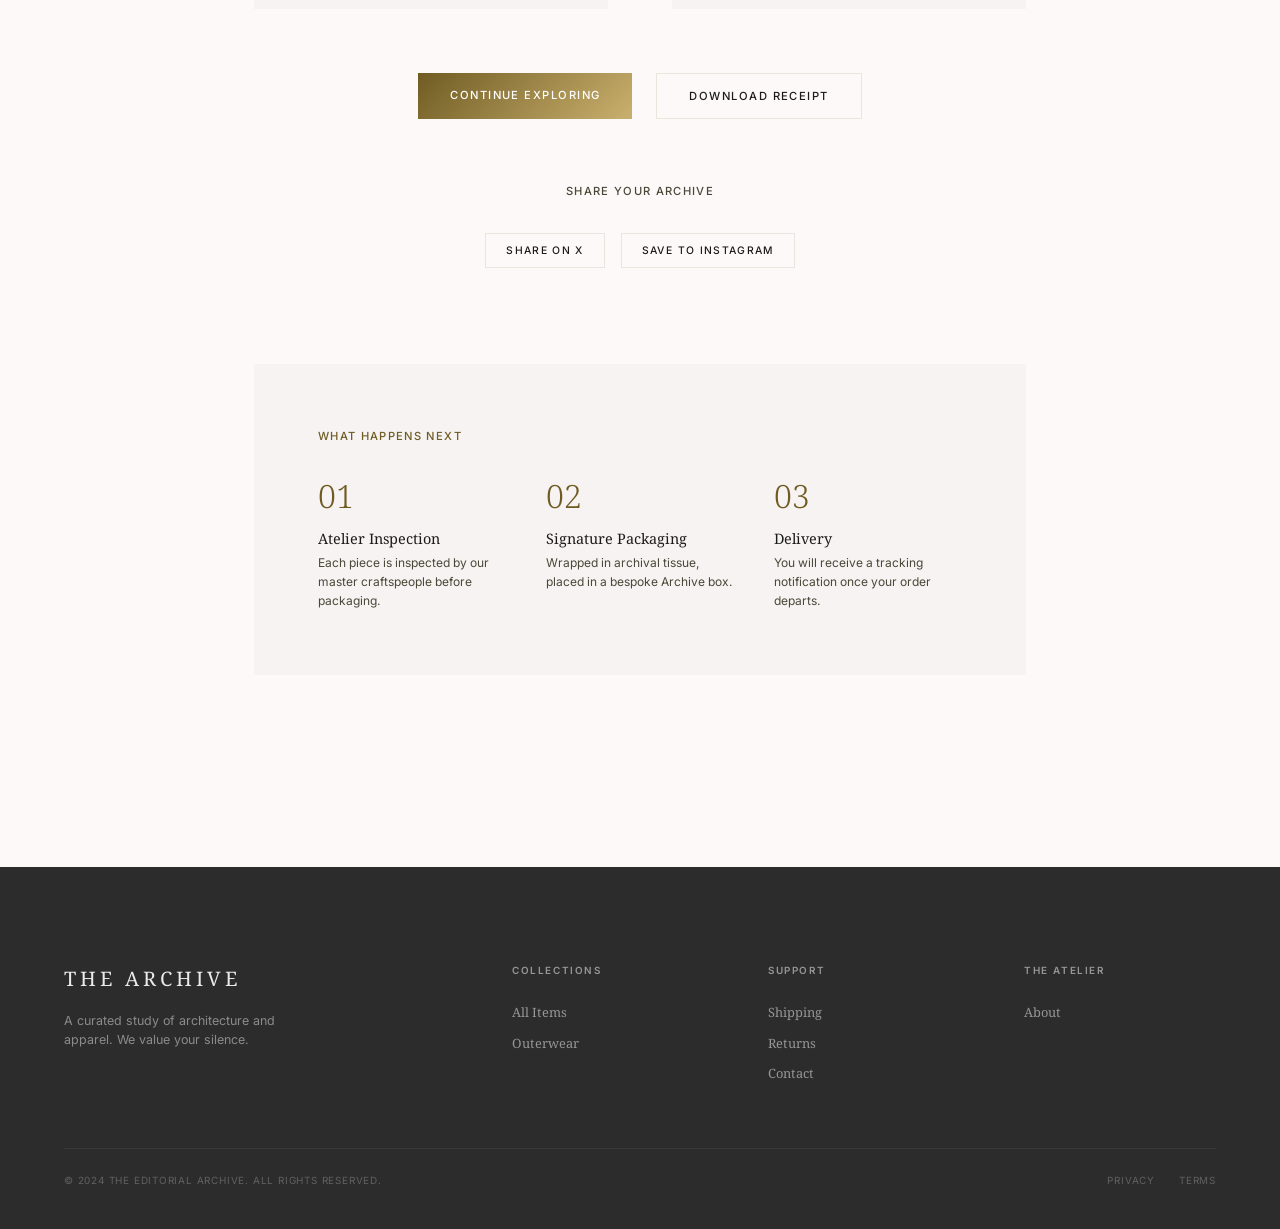
<file: confirmation.html>
<!DOCTYPE html>
<html lang="en">
<head>
  <meta charset="UTF-8">
  <meta name="viewport" content="width=device-width, initial-scale=1.0">
  <title>Order Confirmed — THE ARCHIVE</title>
  <link rel="icon" type="image/png" href="images/Titel.png">
  <meta name="description" content="Your curation is being prepared at our workshop. Thank you for your order at THE ARCHIVE.">
  <link rel="preconnect" href="https://fonts.googleapis.com">
  <link rel="preconnect" href="https://fonts.gstatic.com" crossorigin>
  <link rel="stylesheet" href="style.css">
  <style>
    .confirmation-wrap {
      max-width: 900px;
      margin: 0 auto;
      padding: 0 var(--spacing-xl) var(--spacing-xxl);
    }

    .confirmation-hero {
      text-align: center;
      padding: var(--spacing-xxl) 0;
    }

    .order-detail-grid {
      display: grid;
      grid-template-columns: 1fr 1fr;
      gap: var(--spacing-xl);
      margin: var(--spacing-xl) 0;
    }

    .order-detail-block {
      padding: var(--spacing-lg);
      background: var(--surface-container-low);
    }

    .order-detail-block-title {
      font-size: 0.65rem;
      letter-spacing: 0.15em;
      text-transform: uppercase;
      color: var(--on-surface-variant);
      margin-bottom: var(--spacing-sm);
      padding-bottom: 8px;
      border-bottom: 1px solid rgba(205,198,179,0.15);
    }

    .order-detail-block p {
      font-size: 0.8rem;
      color: var(--on-surface);
      line-height: 1.6;
    }

    .order-item-row {
      display: flex;
      align-items: center;
      gap: var(--spacing-md);
      padding: var(--spacing-md) 0;
      border-bottom: 1px solid rgba(205,198,179,0.15);
    }

    .order-item-thumb-lg {
      width: 80px;
      height: 80px;
      background: var(--surface-container-high);
      overflow: hidden;
      flex-shrink: 0;
    }

    .order-item-thumb-lg img { width: 100%; height: 100%; object-fit: cover; }

    @keyframes checkmark {
      0% { stroke-dashoffset: 100; opacity: 0; }
      100% { stroke-dashoffset: 0; opacity: 1; }
    }

    .checkmark-circle {
      stroke-dasharray: 100;
      stroke-dashoffset: 100;
      animation: checkmark 1s ease-out 0.4s forwards;
    }

    .order-progress-section {
      margin: var(--spacing-xl) 0;
      padding: var(--spacing-lg);
      background: var(--surface-container-low);
    }

    .social-share {
      display: flex;
      gap: var(--spacing-sm);
      justify-content: center;
      margin-top: var(--spacing-xl);
      flex-wrap: wrap;
    }

    @media (max-width: 700px) {
      .order-detail-grid { grid-template-columns: 1fr; }
      .confirmation-wrap { padding: 0 var(--spacing-md) var(--spacing-xl); }
    }
  </style>
</head>
<body>

<!-- Mobile Nav -->
<nav class="mobile-nav" id="mobile-nav">
  <a href="index.html">Home</a>
  <a href="collections.html">Collections</a>
  <a href="about.html">About</a>
</nav>

<!-- Site Navigation -->
<header class="site-nav" role="banner">
  <div class="nav-inner">
    <a class="nav-logo" href="index.html">The Archive</a>
    <nav class="nav-links">
      <a href="index.html">Home</a>
      <a href="collections.html">Collections</a>
      <a href="about.html">About</a>
    </nav>
    <div class="nav-actions">
      <a class="nav-icon-btn" href="signin.html" aria-label="Account" title="Sign In">
        <svg width="18" height="18" viewBox="0 0 24 24" fill="none" stroke="currentColor" stroke-width="1.5"><path d="M20 21v-2a4 4 0 0 0-4-4H8a4 4 0 0 0-4 4v2"/><circle cx="12" cy="7" r="4"/></svg>
      </a>
      <a class="nav-icon-btn" href="wishlist.html" aria-label="Wishlist" title="Wishlist">
        <svg width="18" height="18" viewBox="0 0 24 24" fill="none" stroke="currentColor" stroke-width="1.5"><path d="M20.84 4.61a5.5 5.5 0 0 0-7.78 0L12 5.67l-1.06-1.06a5.5 5.5 0 0 0-7.78 7.78l1.06 1.06L12 21.23l7.78-7.78 1.06-1.06a5.5 5.5 0 0 0 0-7.78z"/></svg>
      </a>
      <a class="nav-icon-btn" href="cart.html" aria-label="Cart">
        <svg width="18" height="18" viewBox="0 0 24 24" fill="none" stroke="currentColor" stroke-width="1.5"><path d="M6 2 3 6v14a2 2 0 0 0 2 2h14a2 2 0 0 0 2-2V6l-3-4z"/><line x1="3" y1="6" x2="21" y2="6"/><path d="M16 10a4 4 0 0 1-8 0"/></svg>
        <span class="cart-count">0</span>
      </a>
      <button class="nav-hamburger" id="nav-hamburger" aria-label="Open menu" aria-expanded="false">
        <span></span><span></span><span></span>
      </button>
    </div>
  </div>
</header>

<div style="padding-top:84px;">

  <!-- Breadcrumb -->
  <div style="max-width:900px;margin:0 auto;padding:var(--spacing-lg) var(--spacing-xl) 0;">
    <div class="breadcrumb">
      <a href="index.html">Home</a>
      <span>/</span>
      <a href="cart.html">Archive</a>
      <span>/</span>
      <span>Confirmation</span>
    </div>
  </div>

  <div class="confirmation-wrap">

    <!-- Confirmation Hero -->
    <div class="confirmation-hero">
      <!-- Animated check -->
      <div style="width:80px;height:80px;margin:0 auto var(--spacing-lg);background:rgba(112,92,35,0.08);display:flex;align-items:center;justify-content:center;">
        <svg width="40" height="40" viewBox="0 0 60 60" fill="none">
          <circle cx="30" cy="30" r="28" stroke="var(--primary)" stroke-width="1.5" opacity="0.3"/>
          <polyline class="checkmark-circle" points="18,30 26,38 42,22" stroke="var(--primary)" stroke-width="2.5" stroke-linecap="round" stroke-linejoin="round" fill="none"/>
        </svg>
      </div>

      <p class="label-md" style="color:var(--primary);margin-bottom:var(--spacing-sm);">Order Confirmed</p>
      <h1 class="display-lg" style="margin-bottom:var(--spacing-md);">Thank you for<br>your <em style="font-style:italic;color:var(--primary)">order.</em></h1>
      <p class="body-md" style="max-width:500px;margin:0 auto var(--spacing-lg);">Your curation is being prepared at our workshop. We will notify you as soon as it departs from our atelier.</p>
      <p style="font-family:var(--font-serif);font-size:1.1rem;color:var(--on-surface);">Order #&thinsp;<span id="order-number" style="color:var(--primary)">ARC-2024-7821</span></p>
    </div>

    <!-- Order Progress -->
    <div class="order-progress-section" aria-label="Order progress">
      <p class="label-md" style="margin-bottom:var(--spacing-lg);">Order Progress</p>
      <div class="progress-track" role="list">
        <div class="progress-step" role="listitem">
          <div class="progress-dot done" aria-label="Confirmed — completed"></div>
          <span class="progress-label">Confirmed</span>
        </div>
        <div class="progress-step" role="listitem">
          <div class="progress-dot active" aria-label="Processing — in progress" aria-current="true"></div>
          <span class="progress-label">Processing</span>
        </div>
        <div class="progress-step" role="listitem">
          <div class="progress-dot" aria-label="Dispatched — pending"></div>
          <span class="progress-label">Dispatched</span>
        </div>
        <div class="progress-step" role="listitem">
          <div class="progress-dot" aria-label="In Transit — pending"></div>
          <span class="progress-label">In Transit</span>
        </div>
        <div class="progress-step" role="listitem">
          <div class="progress-dot" aria-label="Delivered — pending"></div>
          <span class="progress-label">Delivered</span>
        </div>
      </div>
      <p style="font-size:0.72rem;color:var(--on-surface-variant);margin-top:var(--spacing-md);">Estimated delivery: <strong style="color:var(--on-surface);" id="estimated-delivery">—</strong></p>
    </div>

    <!-- Confetti / Sprinkles Canvas -->
    <canvas id="sprinkles-canvas" style="position:fixed;top:0;left:0;width:100%;height:100%;pointer-events:none;z-index:9999;"></canvas>

    <!-- Order Details Grid -->
    <div class="order-detail-grid">
      <div class="order-detail-block">
        <p class="order-detail-block-title">Shipping Address</p>
        <p id="confirm-address">Alexander Thorne<br>72 Rue du Faubourg Saint-Honoré<br>75008 Paris, France</p>
      </div>
      <div class="order-detail-block">
        <p class="order-detail-block-title">Payment Method</p>
        <div style="display:flex;align-items:center;gap:8px;margin-bottom:8px;">
          <div style="padding:3px 10px;background:var(--surface-container-highest);font-size:0.62rem;font-weight:700;letter-spacing:0.05em;">VISA</div>
          <p style="font-size:0.8rem;color:var(--on-surface);">Ending in •••• 9012</p>
        </div>
        <p id="confirm-name-on-card" style="font-size:0.75rem;color:var(--on-surface-variant);">Billed to Alexander Thorne</p>
      </div>
      <div class="order-detail-block">
        <p class="order-detail-block-title">Shipping Speed</p>
        <p>International Express (2–3 Days)</p>
      </div>
      <div class="order-detail-block">
        <p class="order-detail-block-title">Contact</p>
        <p>a.thorne@studio.com<br>+33 (0) 1 42 65 24 24</p>
        <p style="margin-top:8px;font-size:0.72rem;color:var(--on-surface-variant);">Need assistance with your curation?<br><a href="mailto:support@thearchive.com" style="color:var(--primary);">support@thearchive.com</a></p>
      </div>
    </div>

    <!-- CTA Actions -->
    <div style="display:flex;gap:var(--spacing-md);justify-content:center;flex-wrap:wrap;margin-top:var(--spacing-xl);">
      <a href="collections.html" class="btn btn-primary">Continue Exploring</a>
      <button class="btn btn-secondary" onclick="window.print()">Download Receipt</button>
    </div>

    <!-- Social Share -->
    <div class="social-share">
      <p class="label-md" style="width:100%;text-align:center;margin-bottom:var(--spacing-sm);">Share Your Archive</p>
      <button class="btn btn-secondary" onclick="shareOrder('twitter')" style="padding:10px 20px;font-size:0.65rem;">Share on X</button>
      <button class="btn btn-secondary" onclick="shareOrder('instagram')" style="padding:10px 20px;font-size:0.65rem;">Save to Instagram</button>
    </div>

    <!-- What's Next -->
    <div style="margin-top:var(--spacing-xxl);padding:var(--spacing-xl);background:var(--surface-container-low);">
      <p class="label-md" style="margin-bottom:var(--spacing-md);color:var(--primary)">What Happens Next</p>
      <div style="display:grid;grid-template-columns:repeat(3,1fr);gap:var(--spacing-lg);">
        <div>
          <p style="font-family:var(--font-serif);font-size:2rem;font-weight:300;color:var(--primary);margin-bottom:8px;">01</p>
          <p class="headline-sm" style="font-size:0.9rem;margin-bottom:4px;">Atelier Inspection</p>
          <p class="body-md" style="font-size:0.75rem;">Each piece is inspected by our master craftspeople before packaging.</p>
        </div>
        <div>
          <p style="font-family:var(--font-serif);font-size:2rem;font-weight:300;color:var(--primary);margin-bottom:8px;">02</p>
          <p class="headline-sm" style="font-size:0.9rem;margin-bottom:4px;">Signature Packaging</p>
          <p class="body-md" style="font-size:0.75rem;">Wrapped in archival tissue, placed in a bespoke Archive box.</p>
        </div>
        <div>
          <p style="font-family:var(--font-serif);font-size:2rem;font-weight:300;color:var(--primary);margin-bottom:8px;">03</p>
          <p class="headline-sm" style="font-size:0.9rem;margin-bottom:4px;">Delivery</p>
          <p class="body-md" style="font-size:0.75rem;">You will receive a tracking notification once your order departs.</p>
        </div>
      </div>
    </div>
  </div>
</div>

<!-- Footer -->
<footer class="site-footer" role="contentinfo">
  <div class="footer-inner">
    <div>
      <p class="footer-brand-name">The Archive</p>
      <p class="footer-tagline">A curated study of architecture and apparel. We value your silence.</p>
    </div>
    <div>
      <p class="footer-col-title">Collections</p>
      <nav class="footer-links"><a href="collections.html">All Items</a><a href="collections.html">Outerwear</a></nav>
    </div>
    <div>
      <p class="footer-col-title">Support</p>
      <nav class="footer-links"><a href="#">Shipping</a><a href="#">Returns</a><a href="#">Contact</a></nav>
    </div>
    <div>
      <p class="footer-col-title">The Atelier</p>
      <nav class="footer-links"><a href="#">About</a></nav>
    </div>
  </div>
  <div class="footer-bottom">
    <p class="footer-copyright">© 2024 The Editorial Archive. All rights reserved.</p>
    <div class="footer-legal"><a href="#">Privacy</a><a href="#">Terms</a></div>
  </div>
</footer>

<script src="main.js"></script>
<script>
  document.addEventListener('DOMContentLoaded', () => {
    // Load real order details
    const lastOrderId = sessionStorage.getItem('last_order_id');
    const sessionEmail = localStorage.getItem('archive_active_session');
    
    if (lastOrderId && sessionEmail) {
      try {
        const usersDB = JSON.parse(localStorage.getItem('archive_users')) || {};
        const userOrders = usersDB[sessionEmail]?.orders || [];
        const order = userOrders.find(o => o.id === lastOrderId);
        
        if (order) {
          // Update Order ID
          document.getElementById('order-number').textContent = order.id;
          
          // Update Delivery Date
          const delivDate = new Date(order.deliveryDate);
          const opts = { weekday: 'long', year: 'numeric', month: 'long', day: 'numeric' };
          document.getElementById('estimated-delivery').textContent = delivDate.toLocaleDateString('en-GB', opts);
          
          // Update Address
          const addr = order.address;
          document.getElementById('confirm-address').innerHTML = `
            ${addr.firstName} ${addr.lastName}<br>
            ${addr.address1}${addr.address2 ? ', ' + addr.address2 : ''}<br>
            ${addr.city}, ${addr.zip}, ${addr.country}
          `;
          
          // Update Payment Method
          if (order.payment) {
            const payBlock = document.querySelector('.order-detail-block:nth-child(2)');
            payBlock.innerHTML = `
              <p class="order-detail-block-title">Payment Method</p>
              <div style="display:flex;align-items:center;gap:8px;margin-bottom:8px;">
                <div style="padding:3px 10px;background:var(--surface-container-highest);font-size:0.62rem;font-weight:700;letter-spacing:0.05em;text-transform:uppercase;">${order.payment.type}</div>
                <p style="font-size:0.8rem;color:var(--on-surface);">${order.payment.summary}</p>
              </div>
              <p id="confirm-name-on-card" style="font-size:0.75rem;color:var(--on-surface-variant);">Billed to ${addr.firstName} ${addr.lastName}</p>
            `;
          }
          
          // Update Contact
          if (order.contact) {
            const contactBlock = document.querySelector('.order-detail-block:nth-child(4)');
            contactBlock.innerHTML = `
              <p class="order-detail-block-title">Contact</p>
              <p>${order.contact.email}</p>
              <p style="margin-top:8px;font-size:0.72rem;color:var(--on-surface-variant);">Need assistance? <br><a href="mailto:support@thearchive.com" style="color:var(--primary);">support@thearchive.com</a></p>
            `;
          }

          // Update Shipping Speed
          if (order.shippingSpeed) {
            const shipBlock = document.querySelector('.order-detail-block:nth-child(3)');
            shipBlock.innerHTML = `
               <p class="order-detail-block-title">Shipping Speed</p>
               <p>${order.shippingSpeed}</p>
            `;
          }
        }
      } catch (e) {
        console.error("Error loading order details", e);
      }
    }

    // Initialize Sprinkles
    initSprinkles();
  });

  function initSprinkles() {
    const canvas = document.getElementById('sprinkles-canvas');
    const ctx = canvas.getContext('2d');
    let width, height, particles = [];

    const colors = ['#705c23', '#cdc6b3', '#2a2218', '#fcf9f8', '#d4af37'];

    function resize() {
      width = canvas.width = window.innerWidth;
      height = canvas.height = window.innerHeight;
    }

    window.addEventListener('resize', resize);
    resize();

    class Particle {
      constructor() {
        this.x = Math.random() * width;
        this.y = Math.random() * -height;
        this.size = Math.random() * 6 + 2;
        this.velocity = Math.random() * 3 + 2;
        this.color = colors[Math.floor(Math.random() * colors.length)];
        this.angle = Math.random() * 360;
        this.spin = Math.random() * 5 - 2.5;
      }

      update() {
        this.y += this.velocity;
        this.angle += this.spin;
        if (this.y > height) {
          this.y = -20;
          this.x = Math.random() * width;
        }
      }

      draw() {
        ctx.save();
        ctx.translate(this.x, this.y);
        ctx.rotate(this.angle * Math.PI / 180);
        ctx.fillStyle = this.color;
        ctx.fillRect(-this.size/2, -this.size/2, this.size, this.size/3);
        ctx.restore();
      }
    }

    for (let i = 0; i < 150; i++) {
      particles.push(new Particle());
    }

    function animate() {
      ctx.clearRect(0, 0, width, height);
      particles.forEach(p => {
        p.update();
        p.draw();
      });
      requestAnimationFrame(animate);
    }

    animate();
    
    // Stop after 8 seconds to save resources
    setTimeout(() => {
      particles = [];
      canvas.style.display = 'none';
    }, 8000);
  }
  function shareOrder(platform) {
    const text = 'Just curated my archive at THE ARCHIVE ✦ Luxury editorial fashion for the modern atelier.';
    const url = 'https://thearchive.com';
    if (platform === 'twitter') {
      window.open(`https://twitter.com/intent/tweet?text=${encodeURIComponent(text)}&url=${encodeURIComponent(url)}`, '_blank');
    } else {
      showToast('Open Instagram and share your unboxing experience!');
    }
  }
</script>
</body>
</html>
</file>
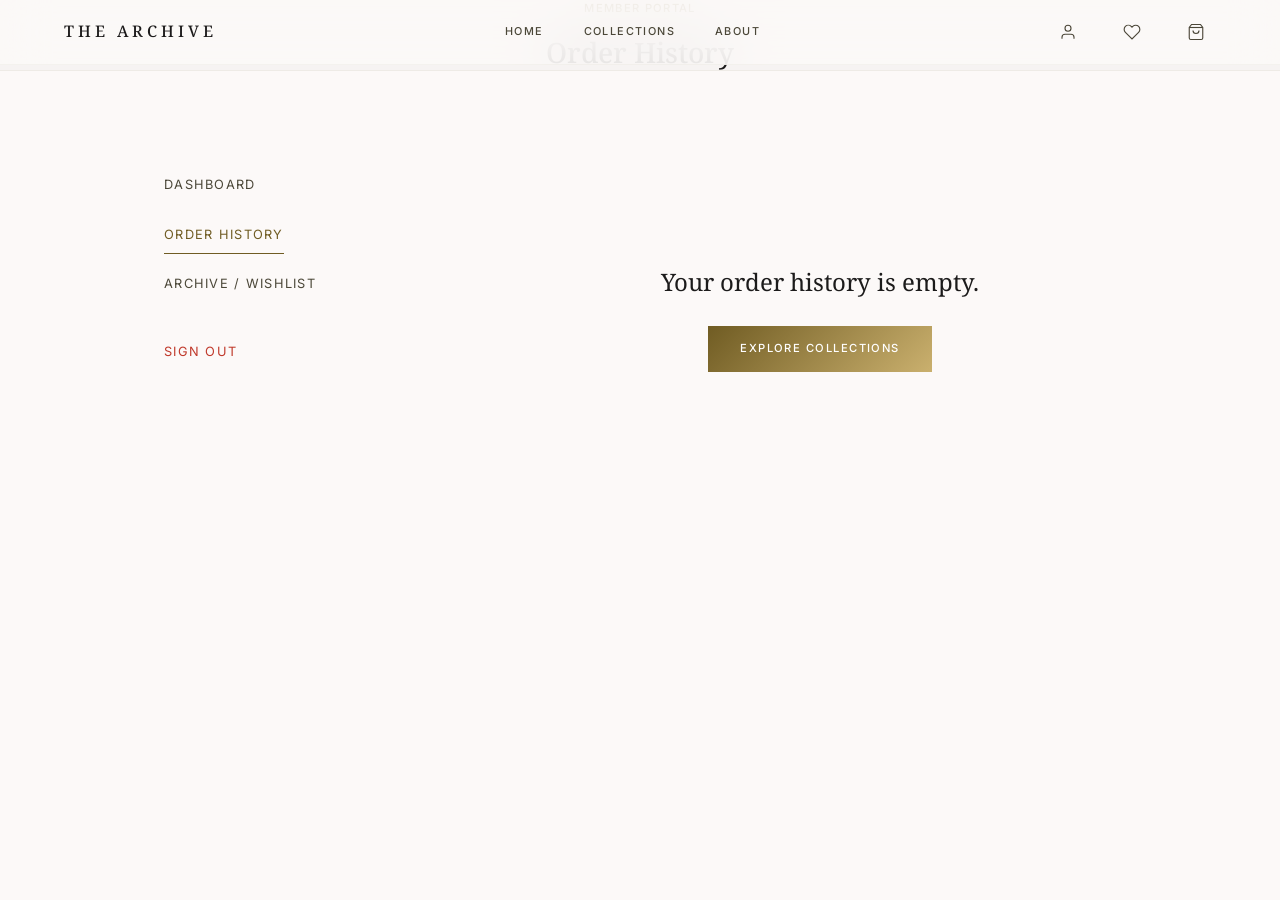
<file: orders.html>
<!DOCTYPE html>
<html lang="en">
<head>
  <meta charset="UTF-8">
  <meta name="viewport" content="width=device-width, initial-scale=1.0">
  <title>Order History — THE ARCHIVE</title>
  <link rel="icon" type="image/png" href="images/Titel.png">
  <meta name="description" content="View your order history and manage your purchases at THE ARCHIVE.">
  <link rel="preconnect" href="https://fonts.googleapis.com">
  <link rel="preconnect" href="https://fonts.gstatic.com" crossorigin>
  <link rel="stylesheet" href="style.css">
  <style>
    .page-header {
      padding: calc(var(--header-height) + var(--spacing-xxl)) var(--spacing-md) var(--spacing-xl);
      text-align: center;
      background: var(--surface-container-low);
      border-bottom: 1px solid rgba(205,198,179,0.2);
    }
    
    .account-layout {
      max-width: 1000px;
      margin: 0 auto;
      padding: var(--spacing-xxl) var(--spacing-md);
      display: grid;
      grid-template-columns: 1fr 2fr;
      gap: var(--spacing-xl);
    }


    .order-card {
      background: var(--surface-container-low);
      border: 1px solid rgba(205,198,179,0.15);
      margin-bottom: var(--spacing-lg);
      padding: var(--spacing-lg);
    }

    .order-header {
      display: flex;
      justify-content: space-between;
      align-items: flex-start;
      border-bottom: 1px solid rgba(205,198,179,0.1);
      padding-bottom: var(--spacing-md);
      margin-bottom: var(--spacing-md);
    }

    .order-meta p { margin-bottom: 4px; }

    .order-status {
      display: inline-block;
      padding: 4px 10px;
      font-size: 0.65rem;
      text-transform: uppercase;
      letter-spacing: 0.1em;
      border: 1px solid var(--primary);
      color: var(--primary);
    }

    .order-status.cancelled {
      border-color: #c0392b;
      color: #c0392b;
    }

    .order-item-list {
      display: flex;
      flex-direction: column;
      gap: 12px;
    }

    .order-item {
      display: flex;
      justify-content: space-between;
      align-items: center;
    }

    .cancel-btn {
      background: transparent;
      border: 1px solid #c0392b;
      color: #c0392b;
      padding: 6px 12px;
      font-size: 0.7rem;
      letter-spacing: 0.05em;
      cursor: pointer;
      font-family: var(--font-sans);
      transition: all 0.2s ease;
      text-transform: uppercase;
    }
    .cancel-btn:hover {
      background: rgba(192, 57, 43, 0.1);
    }
    
    .order-status.delivered {
      border-color: #27ae60;
      color: #27ae60;
    }

    .return-btn {
      background: transparent;
      border: 1px solid var(--primary);
      color: var(--primary);
      padding: 6px 12px;
      font-size: 0.7rem;
      letter-spacing: 0.05em;
      cursor: pointer;
      font-family: var(--font-sans);
      transition: all 0.2s ease;
      text-transform: uppercase;
    }
    .return-btn:hover {
      background: rgba(112, 92, 35, 0.05);
    }
    
    .empty-state {
      text-align: center;
      padding: var(--spacing-xxl) 0;
    }

    @media (max-width: 768px) {
      .account-layout { grid-template-columns: 1fr; }
      .account-sidebar { border-right: none; border-bottom: 1px solid rgba(205,198,179,0.2); padding-bottom: var(--spacing-xl); padding-right: 0;}
    }
  </style>
</head>
<body>

<!-- Site Navigation -->
<header class="site-nav" role="banner">
  <div class="nav-inner">
    <a class="nav-logo" href="index.html">The Archive</a>

    <nav class="nav-links" aria-label="Primary Navigation">
      <a href="index.html">Home</a>
      <a href="collections.html">Collections</a>
      <a href="about.html">About</a>
    </nav>

    <div class="nav-actions">
      <a class="nav-icon-btn" href="account.html" aria-label="Account" title="My Account">
        <svg width="18" height="18" viewBox="0 0 24 24" fill="none" stroke="currentColor" stroke-width="1.5"><path d="M20 21v-2a4 4 0 0 0-4-4H8a4 4 0 0 0-4 4v2"/><circle cx="12" cy="7" r="4"/></svg>
      </a>
      <a class="nav-icon-btn" href="wishlist.html" aria-label="Wishlist" title="Wishlist">
        <svg width="18" height="18" viewBox="0 0 24 24" fill="none" stroke="currentColor" stroke-width="1.5"><path d="M20.84 4.61a5.5 5.5 0 0 0-7.78 0L12 5.67l-1.06-1.06a5.5 5.5 0 0 0-7.78 7.78l1.06 1.06L12 21.23l7.78-7.78 1.06-1.06a5.5 5.5 0 0 0 0-7.78z"/></svg>
      </a>
      <a class="nav-icon-btn" href="cart.html" aria-label="Shopping cart">
        <svg width="18" height="18" viewBox="0 0 24 24" fill="none" stroke="currentColor" stroke-width="1.5"><path d="M6 2 3 6v14a2 2 0 0 0 2 2h14a2 2 0 0 0 2-2V6l-3-4z"/><line x1="3" y1="6" x2="21" y2="6"/><path d="M16 10a4 4 0 0 1-8 0"/></svg>
        <span class="cart-count">0</span>
      </a>
      <button class="nav-hamburger" id="nav-hamburger" aria-label="Open menu">
        <span></span><span></span><span></span>
      </button>
    </div>
  </div>
</header>

<main>
  <header class="page-header reveal">
    <p class="label-md" style="color:var(--primary);margin-bottom:var(--spacing-sm);">Member Portal</p>
    <h1 class="headline-md">Order History</h1>
  </header>

  <div class="account-layout">
    <aside class="account-sidebar reveal">
      <nav class="sidebar-nav">
        <a href="account.html" class="sidebar-nav-item">Dashboard</a>
        <a href="orders.html" class="sidebar-nav-item">Order History</a>
        <a href="wishlist.html" class="sidebar-nav-item">Archive / Wishlist</a>
        <button onclick="handleSignOut()" class="sidebar-nav-item sign-out">Sign Out</button>
      </nav>
    </aside>

    <!-- Main Content -->
    <section class="reveal" id="orders-container">
      <!-- Injected via JS -->
    </section>
  </div>
</main>

<script src="main.js"></script>
<script>
  document.addEventListener('DOMContentLoaded', () => {
    updateOrderStatuses(); // Update statuses based on time
    
    const sessionEmail = localStorage.getItem('archive_active_session');
    
    let usersDB = {};
    try { usersDB = JSON.parse(localStorage.getItem('archive_users')) || {}; } catch(e) {}

    const currentUser = usersDB[sessionEmail];
    const container = document.getElementById('orders-container');

    if (!currentUser || !currentUser.orders || currentUser.orders.length === 0) {
      container.innerHTML = `
        <div class="empty-state">
          <p style="font-family:var(--font-serif);font-size:1.5rem;color:var(--on-surface);margin-bottom:var(--spacing-md)">Your order history is empty.</p>
          <a href="collections.html" class="btn btn-primary">Explore Collections</a>
        </div>
      `;
      return;
    }

    renderOrders(currentUser.orders, sessionEmail);
  });

  function renderOrders(orders, email) {
    const container = document.getElementById('orders-container');
    container.innerHTML = '';

    orders.forEach((order, index) => {
      const orderDate = new Date(order.date).toLocaleDateString('en-GB', { day: 'numeric', month: 'long', year: 'numeric' });
      const deliveryDate = new Date(order.deliveryDate).toLocaleDateString('en-GB', { day: 'numeric', month: 'long', year: 'numeric' });
      
      const isCancelled = order.status === 'Cancelled';
      const isReturned = order.status === 'Returned';
      const isDelivered = order.status === 'Delivered';
      
      let statusClass = 'order-status';
      if (isCancelled || isReturned) statusClass += ' cancelled';
      if (isDelivered) statusClass += ' delivered';

      let actionButton = '';
      if (!isCancelled && !isReturned) {
        if (order.status === 'Processing' || order.status === 'Confirmed') {
          actionButton = `<div style="margin-top:8px;"><button class="cancel-btn" onclick="cancelOrder('${order.id}', '${email}')">Cancel Order</button></div>`;
        } else if (order.canReturn) {
          actionButton = `<div style="margin-top:8px;"><button class="return-btn" onclick="returnOrder('${order.id}')">Request Return</button></div>`;
        }
      }

      let itemsHtml = order.items.map(i => `
        <div class="order-item">
          <div>
            <p style="font-family:var(--font-serif);font-size:1rem;color:var(--on-surface);">${i.name}</p>
            <p style="font-size:0.7rem;color:var(--on-surface-variant);text-transform:uppercase;letter-spacing:0.05em">${i.color} / ${i.size} × ${i.qty}</p>
          </div>
          <p style="font-family:var(--font-serif);font-size:0.9rem;">₹${(i.price * i.qty).toLocaleString('en-IN')}</p>
        </div>
      `).join('');

      container.innerHTML += `
        <div class="order-card">
          <div class="order-header">
            <div class="order-meta">
              <p style="font-family:var(--font-serif);font-size:1.2rem;">Order #${order.id}</p>
              <p style="font-size:0.75rem;color:var(--on-surface-variant);letter-spacing:0.05em;">Placed on ${orderDate}</p>
            </div>
            <div style="text-align:right">
              <span class="${statusClass}">${order.status}</span>
              ${actionButton}
            </div>
          </div>
          <div class="order-item-list">
            ${itemsHtml}
          </div>
          <div style="margin-top:var(--spacing-md);padding-top:var(--spacing-md);border-top:1px solid rgba(205,198,179,0.1);display:flex;justify-content:space-between;align-items:center;">
             <p style="font-size:0.8rem;color:var(--on-surface-variant); ${isCancelled || isReturned ? 'text-decoration:line-through;opacity:0.5;' : ''}">
               ${isCancelled ? 'Order Cancelled' : (isReturned ? 'Item Returned' : (isDelivered ? 'Curated & Delivered' : `Scheduled Arriving: ${deliveryDate}`))}
             </p>
            <p style="font-family:var(--font-serif);font-size:1.1rem;">Total: ₹${order.total.toLocaleString('en-IN')}</p>
          </div>
        </div>
      `;
    });
  }

  function cancelOrder(orderId, email) {
    if(!confirm('Are you sure you want to cancel this order?')) return;

    let usersDB = JSON.parse(localStorage.getItem('archive_users'));
    let orders = usersDB[email].orders;
    
    let orderIndex = orders.findIndex(o => o.id === orderId);
    if(orderIndex > -1) {
      orders[orderIndex].status = 'Cancelled';
      localStorage.setItem('archive_users', JSON.stringify(usersDB));
      renderOrders(orders, email);
      showToast('Order successfully cancelled.');
    }
  }

</script>
</body>
</html>
</file>
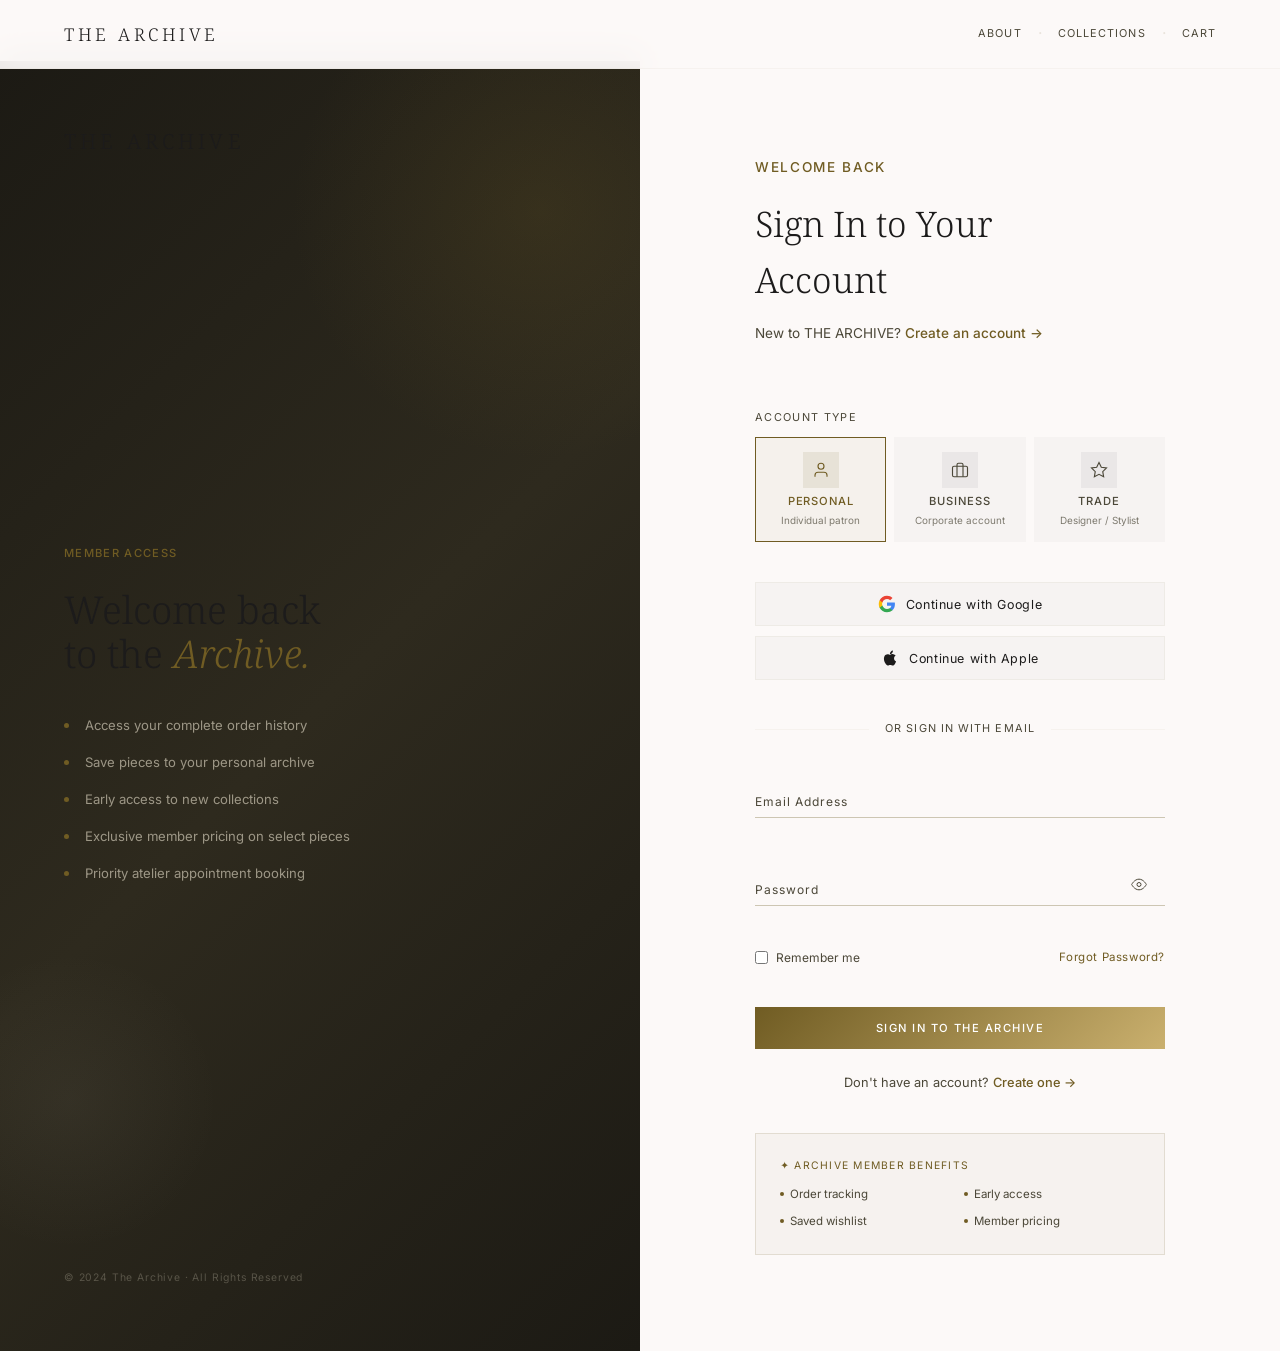
<file: signin.html>
<!DOCTYPE html>
<html lang="en">
<head>
  <meta charset="UTF-8">
  <meta name="viewport" content="width=device-width, initial-scale=1.0">
  <title>Sign In — THE ARCHIVE</title>
  <link rel="icon" type="image/png" href="images/Titel.png">
  <meta name="description" content="Sign in to your THE ARCHIVE account. Access your order history, saved pieces, and exclusive member benefits.">
  <link rel="preconnect" href="https://fonts.googleapis.com">
  <link rel="preconnect" href="https://fonts.gstatic.com" crossorigin>
  <link rel="stylesheet" href="style.css">
  <style>
    body { overflow-x: hidden; }

    .auth-layout {
      display: grid;
      grid-template-columns: 1fr 1fr;
      min-height: 100vh;
    }

    /* ── Left Visual Panel ── */
    .auth-visual {
      position: relative;
      background: var(--charcoal);
      display: flex;
      flex-direction: column;
      justify-content: space-between;
      padding: var(--spacing-xl);
      overflow: hidden;
    }

    .auth-visual::before {
      content: '';
      position: absolute;
      inset: 0;
      background: linear-gradient(135deg, #1c1a14 0%, #2e2a1e 50%, #1c1a14 100%);
    }

    .auth-visual-orb {
      position: absolute;
      border-radius: 50%;
    }

    .auth-visual-orb-1 {
      width: 500px; height: 500px;
      top: -100px; right: -150px;
      background: radial-gradient(circle, rgba(112,92,35,0.2) 0%, transparent 70%);
    }

    .auth-visual-orb-2 {
      width: 300px; height: 300px;
      bottom: 100px; left: -80px;
      background: radial-gradient(circle, rgba(205,198,179,0.06) 0%, transparent 70%);
    }

    .auth-visual-logo {
      position: relative;
      z-index: 2;
    }

    .auth-visual-logo a {
      font-family: var(--font-serif);
      font-size: 1.3rem;
      font-weight: 300;
      letter-spacing: 0.2em;
      text-transform: uppercase;
      color: var(--champagne);
      text-decoration: none;
    }

    .auth-visual-content {
      position: relative;
      z-index: 2;
    }

    .auth-visual-content .label-md {
      color: var(--primary);
      margin-bottom: var(--spacing-md);
    }

    .auth-visual-content h2 {
      font-family: var(--font-serif);
      font-size: clamp(2rem, 3vw, 3rem);
      font-weight: 300;
      color: var(--champagne);
      line-height: 1.15;
      margin-bottom: var(--spacing-lg);
    }

    .auth-visual-content h2 em {
      font-style: italic;
      color: var(--primary);
    }

    .auth-visual-benefits {
      display: flex;
      flex-direction: column;
      gap: var(--spacing-sm);
    }

    .auth-benefit {
      display: flex;
      align-items: center;
      gap: var(--spacing-sm);
      font-size: 0.82rem;
      color: rgba(205,198,179,0.7);
    }

    .auth-benefit-dot {
      width: 5px;
      height: 5px;
      background: var(--primary);
      border-radius: 50%;
      flex-shrink: 0;
    }

    .auth-visual-footer {
      position: relative;
      z-index: 2;
      font-size: 0.65rem;
      letter-spacing: 0.08em;
      color: rgba(205,198,179,0.3);
    }

    /* ── Right Form Panel ── */
    .auth-form-panel {
      display: flex;
      flex-direction: column;
      justify-content: center;
      padding: var(--spacing-xxl) calc(var(--spacing-xxl) * 1.2);
      background: var(--surface);
      overflow-y: auto;
    }

    .auth-form-header {
      margin-bottom: var(--spacing-xl);
    }

    .auth-form-header .label-md {
      color: var(--primary);
      margin-bottom: var(--spacing-sm);
    }

    .auth-form-header h1 {
      font-family: var(--font-serif);
      font-size: clamp(1.6rem, 3vw, 2.2rem);
      font-weight: 300;
      margin-bottom: var(--spacing-sm);
    }

    .auth-form-header p {
      font-size: 0.85rem;
      color: var(--on-surface-variant);
    }

    /* ── Account Type Tabs ── */
    .account-type-label {
      font-size: 0.68rem;
      letter-spacing: 0.12em;
      text-transform: uppercase;
      color: var(--on-surface-variant);
      margin-bottom: 10px;
    }

    .account-type-tabs {
      display: grid;
      grid-template-columns: repeat(3, 1fr);
      gap: 8px;
      margin-bottom: var(--spacing-lg);
    }

    .account-type-btn {
      display: flex;
      flex-direction: column;
      align-items: center;
      gap: 6px;
      padding: 14px 8px;
      background: var(--surface-container-low);
      border: 1px solid transparent;
      cursor: pointer;
      font-family: var(--font-sans);
      transition: var(--transition-fast);
      text-align: center;
    }

    .account-type-btn:hover {
      border-color: rgba(112,92,35,0.3);
      background: var(--surface-container);
    }

    .account-type-btn.active {
      border-color: var(--primary);
      background: rgba(112,92,35,0.05);
    }

    .account-type-icon {
      width: 36px;
      height: 36px;
      background: var(--surface-container-high);
      display: flex;
      align-items: center;
      justify-content: center;
      color: var(--on-surface-variant);
      transition: var(--transition-fast);
    }

    .account-type-btn.active .account-type-icon {
      background: rgba(112,92,35,0.1);
      color: var(--primary);
    }

    .account-type-name {
      font-size: 0.7rem;
      font-weight: 500;
      letter-spacing: 0.08em;
      text-transform: uppercase;
      color: var(--on-surface-variant);
      transition: var(--transition-fast);
    }

    .account-type-btn.active .account-type-name { color: var(--primary); }

    .account-type-desc {
      font-size: 0.62rem;
      color: var(--on-surface-variant);
      opacity: 0.7;
      line-height: 1.4;
    }

    /* ── Social Sign In ── */
    .social-signin {
      display: flex;
      flex-direction: column;
      gap: 10px;
      margin-bottom: var(--spacing-lg);
    }

    .social-btn {
      display: flex;
      align-items: center;
      justify-content: center;
      gap: 10px;
      padding: 12px;
      background: var(--surface-container-low);
      border: 1px solid rgba(205,198,179,0.2);
      cursor: pointer;
      font-family: var(--font-sans);
      font-size: 0.78rem;
      letter-spacing: 0.05em;
      color: var(--on-surface);
      transition: var(--transition-fast);
    }

    .social-btn:hover {
      background: var(--surface-container);
      border-color: rgba(112,92,35,0.3);
    }

    .divider-text {
      display: flex;
      align-items: center;
      gap: var(--spacing-sm);
      margin-bottom: var(--spacing-lg);
      color: var(--on-surface-variant);
      font-size: 0.68rem;
      letter-spacing: 0.1em;
      text-transform: uppercase;
    }

    .divider-text::before,
    .divider-text::after {
      content: '';
      flex: 1;
      height: 1px;
      background: rgba(205,198,179,0.15);
    }

    .auth-form { display: flex; flex-direction: column; gap: var(--spacing-md); }

    .auth-options {
      display: flex;
      align-items: center;
      justify-content: space-between;
      margin-top: -6px;
    }

    .remember-me {
      display: flex;
      align-items: center;
      gap: 8px;
      font-size: 0.75rem;
      color: var(--on-surface-variant);
      cursor: pointer;
    }

    .remember-me input[type="checkbox"] { accent-color: var(--primary); }

    .forgot-link {
      font-size: 0.72rem;
      color: var(--primary);
      text-decoration: none;
      letter-spacing: 0.05em;
    }

    .forgot-link:hover { opacity: 0.7; }

    .auth-submit {
      margin-top: var(--spacing-sm);
    }

    .auth-switch {
      text-align: center;
      margin-top: var(--spacing-md);
      font-size: 0.8rem;
      color: var(--on-surface-variant);
    }

    .auth-switch a {
      color: var(--primary);
      text-decoration: none;
      font-weight: 500;
    }

    .auth-switch a:hover { text-decoration: underline; }

    .member-perks {
      margin-top: var(--spacing-lg);
      padding: var(--spacing-md);
      background: rgba(112,92,35,0.04);
      border: 1px solid rgba(112,92,35,0.15);
    }

    .member-perks-title {
      font-size: 0.65rem;
      letter-spacing: 0.12em;
      text-transform: uppercase;
      color: var(--primary);
      margin-bottom: 10px;
    }

    .perks-grid {
      display: grid;
      grid-template-columns: 1fr 1fr;
      gap: 8px;
    }

    .perk-item {
      display: flex;
      align-items: center;
      gap: 6px;
      font-size: 0.72rem;
      color: var(--on-surface-variant);
    }

    .perk-dot {
      width: 4px; height: 4px;
      background: var(--primary);
      border-radius: 50%;
      flex-shrink: 0;
    }

    @media (max-width: 860px) {
      .auth-layout { grid-template-columns: 1fr; }
      .auth-visual { display: none; }
      .auth-form-panel {
        min-height: 100vh;
        padding: 100px var(--spacing-lg) var(--spacing-xl);
      }
    }
  </style>
</head>
<body>

<!-- Minimal top bar for auth pages -->
<div style="position:fixed;top:0;left:0;right:0;z-index:200;padding:20px var(--spacing-xl);display:flex;align-items:center;justify-content:space-between;background:rgba(252,249,248,0.92);backdrop-filter:blur(16px);border-bottom:1px solid rgba(205,198,179,0.12);">
  <a href="index.html" style="font-family:var(--font-serif);font-size:1.1rem;font-weight:300;letter-spacing:0.2em;text-transform:uppercase;text-decoration:none;color:var(--on-surface);">The Archive</a>
  <div style="display:flex;gap:var(--spacing-sm);align-items:center;">
    <a href="about.html" style="font-size:0.68rem;letter-spacing:0.1em;text-transform:uppercase;color:var(--on-surface-variant);text-decoration:none;">About</a>
    <span style="color:rgba(205,198,179,0.4);">·</span>
    <a href="collections.html" style="font-size:0.68rem;letter-spacing:0.1em;text-transform:uppercase;color:var(--on-surface-variant);text-decoration:none;">Collections</a>
    <span style="color:rgba(205,198,179,0.4);">·</span>
    <a href="cart.html" style="font-size:0.68rem;letter-spacing:0.1em;text-transform:uppercase;color:var(--on-surface-variant);text-decoration:none;">Cart</a>
  </div>
</div>

<div class="auth-layout" style="padding-top:61px;">

  <!-- Left Visual -->
  <div class="auth-visual">
    <div class="auth-visual-orb auth-visual-orb-1"></div>
    <div class="auth-visual-orb auth-visual-orb-2"></div>
    <div class="auth-visual-logo">
      <a href="index.html">The Archive</a>
    </div>
    <div class="auth-visual-content">
      <p class="label-md">Member Access</p>
      <h2>Welcome back<br>to the <em>Archive.</em></h2>
      <div class="auth-visual-benefits">
        <div class="auth-benefit"><span class="auth-benefit-dot"></span>Access your complete order history</div>
        <div class="auth-benefit"><span class="auth-benefit-dot"></span>Save pieces to your personal archive</div>
        <div class="auth-benefit"><span class="auth-benefit-dot"></span>Early access to new collections</div>
        <div class="auth-benefit"><span class="auth-benefit-dot"></span>Exclusive member pricing on select pieces</div>
        <div class="auth-benefit"><span class="auth-benefit-dot"></span>Priority atelier appointment booking</div>
      </div>
    </div>
    <div class="auth-visual-footer">© 2024 The Archive · All Rights Reserved</div>
  </div>

  <!-- Right Form -->
  <div class="auth-form-panel">
    <div class="auth-form-header">
      <p class="label-md">Welcome Back</p>
      <h1>Sign In to Your<br>Account</h1>
      <p>New to THE ARCHIVE? <a href="signup.html" style="color:var(--primary);text-decoration:none;font-weight:500;">Create an account →</a></p>
    </div>

    <!-- Account Type -->
    <p class="account-type-label">Account Type</p>
    <div class="account-type-tabs" role="group" aria-label="Select account type">
      <button class="account-type-btn active" id="type-personal" onclick="setAccountType('personal', this)" aria-pressed="true">
        <div class="account-type-icon">
          <svg width="18" height="18" viewBox="0 0 24 24" fill="none" stroke="currentColor" stroke-width="1.5"><path d="M20 21v-2a4 4 0 0 0-4-4H8a4 4 0 0 0-4 4v2"/><circle cx="12" cy="7" r="4"/></svg>
        </div>
        <span class="account-type-name">Personal</span>
        <span class="account-type-desc">Individual patron</span>
      </button>
      <button class="account-type-btn" id="type-business" onclick="setAccountType('business', this)" aria-pressed="false">
        <div class="account-type-icon">
          <svg width="18" height="18" viewBox="0 0 24 24" fill="none" stroke="currentColor" stroke-width="1.5"><rect x="2" y="7" width="20" height="14" rx="2"/><path d="M16 21V5a2 2 0 0 0-2-2h-4a2 2 0 0 0-2 2v16"/></svg>
        </div>
        <span class="account-type-name">Business</span>
        <span class="account-type-desc">Corporate account</span>
      </button>
      <button class="account-type-btn" id="type-trade" onclick="setAccountType('trade', this)" aria-pressed="false">
        <div class="account-type-icon">
          <svg width="18" height="18" viewBox="0 0 24 24" fill="none" stroke="currentColor" stroke-width="1.5"><polygon points="12 2 15.09 8.26 22 9.27 17 14.14 18.18 21.02 12 17.77 5.82 21.02 7 14.14 2 9.27 8.91 8.26 12 2"/></svg>
        </div>
        <span class="account-type-name">Trade</span>
        <span class="account-type-desc">Designer / Stylist</span>
      </button>
    </div>

    <!-- Social Sign-In -->
    <div class="social-signin">
      <button class="social-btn" onclick="socialAuth('Google')">
        <svg width="18" height="18" viewBox="0 0 24 24"><path fill="#4285F4" d="M22.56 12.25c0-.78-.07-1.53-.2-2.25H12v4.26h5.92c-.26 1.37-1.04 2.53-2.21 3.31v2.77h3.57c2.08-1.92 3.28-4.74 3.28-8.09z"/><path fill="#34A853" d="M12 23c2.97 0 5.46-.98 7.28-2.66l-3.57-2.77c-.98.66-2.23 1.06-3.71 1.06-2.86 0-5.29-1.93-6.16-4.53H2.18v2.84C3.99 20.53 7.7 23 12 23z"/><path fill="#FBBC05" d="M5.84 14.09c-.22-.66-.35-1.36-.35-2.09s.13-1.43.35-2.09V7.07H2.18C1.43 8.55 1 10.22 1 12s.43 3.45 1.18 4.93l2.85-2.22.81-.62z"/><path fill="#EA4335" d="M12 5.38c1.62 0 3.06.56 4.21 1.64l3.15-3.15C17.45 2.09 14.97 1 12 1 7.7 1 3.99 3.47 2.18 7.07l3.66 2.84c.87-2.6 3.3-4.53 6.16-4.53z"/></svg>
        Continue with Google
      </button>
      <button class="social-btn" onclick="socialAuth('Apple')">
        <svg width="18" height="18" viewBox="0 0 24 24" fill="var(--on-surface)"><path d="M18.71 19.5c-.83 1.24-1.71 2.45-3.05 2.47-1.34.03-1.77-.79-3.29-.79-1.53 0-2 .77-3.27.82-1.31.05-2.3-1.32-3.14-2.53C4.25 17 2.94 12.45 4.7 9.39c.87-1.52 2.43-2.48 4.12-2.51 1.28-.02 2.5.87 3.29.87.78 0 2.26-1.07 3.8-.91.65.03 2.47.26 3.64 1.98-.09.06-2.17 1.28-2.15 3.81.03 3.02 2.65 4.03 2.68 4.04-.03.07-.42 1.44-1.38 2.83M13 3.5c.73-.83 1.94-1.46 2.94-1.5.13 1.17-.34 2.35-1.04 3.19-.69.85-1.83 1.51-2.95 1.42-.15-1.15.41-2.35 1.05-3.11z"/></svg>
        Continue with Apple
      </button>
    </div>

    <div class="divider-text">or sign in with email</div>

    <!-- Email Form -->
    <form class="auth-form" id="signin-form" onsubmit="handleSignIn(event)" novalidate>
      <div class="form-group">
        <input type="email" id="email" placeholder=" " autocomplete="email" required>
        <label for="email">Email Address</label>
      </div>
      <div class="form-group" style="position:relative;">
        <input type="password" id="password" placeholder=" " autocomplete="current-password" required>
        <label for="password">Password</label>
        <button type="button" onclick="togglePwd('password', this)" style="position:absolute;right:14px;top:50%;transform:translateY(-50%);background:none;border:none;cursor:pointer;color:var(--on-surface-variant);padding:4px;" aria-label="Show password">
          <svg width="16" height="16" viewBox="0 0 24 24" fill="none" stroke="currentColor" stroke-width="1.5"><path d="M1 12s4-8 11-8 11 8 11 8-4 8-11 8-11-8-11-8z"/><circle cx="12" cy="12" r="3"/></svg>
        </button>
      </div>
      <div class="auth-options">
        <label class="remember-me">
          <input type="checkbox" id="remember"> Remember me
        </label>
        <a href="#" class="forgot-link" onclick="showForgotModal();return false;">Forgot Password?</a>
      </div>
      <button type="submit" class="btn btn-primary btn-full auth-submit" id="signin-btn">
        Sign In to The Archive
      </button>
    </form>

    <div class="auth-switch">
      Don't have an account? <a href="signup.html">Create one →</a>
    </div>

    <!-- Member Perks -->
    <div class="member-perks">
      <p class="member-perks-title">✦ Archive Member Benefits</p>
      <div class="perks-grid">
        <div class="perk-item"><span class="perk-dot"></span>Order tracking</div>
        <div class="perk-item"><span class="perk-dot"></span>Early access</div>
        <div class="perk-item"><span class="perk-dot"></span>Saved wishlist</div>
        <div class="perk-item"><span class="perk-dot"></span>Member pricing</div>
      </div>
    </div>
  </div>
</div>

<!-- Forgot Password Modal -->
<div id="forgot-modal" style="display:none;position:fixed;inset:0;z-index:2000;background:rgba(252,249,248,0.97);align-items:center;justify-content:center;">
  <button onclick="document.getElementById('forgot-modal').style.display='none'" style="position:absolute;top:24px;right:24px;font-size:1.5rem;background:none;border:none;cursor:pointer;color:var(--on-surface-variant)">✕</button>
  <div style="width:100%;max-width:400px;padding:0 2rem;background:var(--surface);border:1px solid rgba(205,198,179,0.2);padding:2rem;">
    <p class="label-md" style="margin-bottom:1rem;color:var(--primary)">Account Recovery</p>
    <h2 style="font-family:var(--font-serif);font-size:1.5rem;margin-bottom:1rem;font-weight:300;">Reset Password</h2>
    <div class="form-group" style="margin-bottom:var(--spacing-md)">
      <input type="email" id="reset-email" placeholder=" " required>
      <label for="reset-email">Email Address</label>
    </div>
    <div class="form-group" style="margin-bottom:var(--spacing-md)">
      <input type="password" id="new-password" placeholder=" " required>
      <label for="new-password">New Password</label>
    </div>
    <button class="btn btn-primary btn-full" onclick="handleReset()">Update Password</button>
  </div>
</div>

<script src="main.js"></script>
<script>
  let accountType = 'personal';

  function setAccountType(type, btn) {
    accountType = type;
    document.querySelectorAll('.account-type-btn').forEach(b => {
      b.classList.remove('active');
      b.setAttribute('aria-pressed', 'false');
    });
    btn.classList.add('active');
    btn.setAttribute('aria-pressed', 'true');
  }

  function socialAuth(provider) {
    showToast(`${provider} sign-in is coming soon. Use email for now.`);
  }

  function togglePwd(id, btn) {
    const input = document.getElementById(id);
    const isText = input.type === 'text';
    input.type = isText ? 'password' : 'text';
    btn.setAttribute('aria-label', isText ? 'Show password' : 'Hide password');
  }

  function showForgotModal() {
    document.getElementById('forgot-modal').style.display = 'flex';
  }

  function handleReset() {
    const email = document.getElementById('reset-email').value.trim();
    const newPwd = document.getElementById('new-password').value;
    if (!email || newPwd.length < 8) {
      showToast('Please enter a valid email and 8+ char password.'); return;
    }
    
    let usersDB = {};
    try { usersDB = JSON.parse(localStorage.getItem('archive_users')) || {}; } catch(e) {}
    
    if (usersDB[email]) {
      usersDB[email].password = newPwd;
      localStorage.setItem('archive_users', JSON.stringify(usersDB));
      showToast('Password updated. You can now sign in.');
      document.getElementById('forgot-modal').style.display = 'none';
      document.getElementById('email').value = email;
    } else {
      showToast('Account not found.');
    }
  }

  function handleSignIn(e) {
    e.preventDefault();
    const email = document.getElementById('email').value.trim();
    const password = document.getElementById('password').value;
    const btn = document.getElementById('signin-btn');

    if (!email || !email.includes('@')) {
      showToast('Please enter a valid email address.'); return;
    }

    btn.textContent = 'Signing in…';
    btn.disabled = true;

    // Simulate network
    setTimeout(() => {
      let usersDB = {};
      try { usersDB = JSON.parse(localStorage.getItem('archive_users')) || {}; } catch(e) {}
      
      const user = usersDB[email];
      
      if (!user) {
        btn.textContent = 'Sign In to The Archive';
        btn.disabled = false;
        showToast('No account found with this email.');
        return;
      }
      
      if (user.password !== password) {
        btn.textContent = 'Sign In to The Archive';
        btn.disabled = false;
        showToast('Incorrect password.');
        return;
      }

      localStorage.setItem('archive_active_session', email);
      showToast(`Welcome back to THE ARCHIVE, ${user.name.split(' ')[0]}.`);
      
      const params = new URLSearchParams(window.location.search);
      const redirect = params.get('redirect') || 'account.html';
      
      setTimeout(() => { window.location.href = redirect; }, 1000);
    }, 800);
  }
</script>
</body>
</html>
</file>
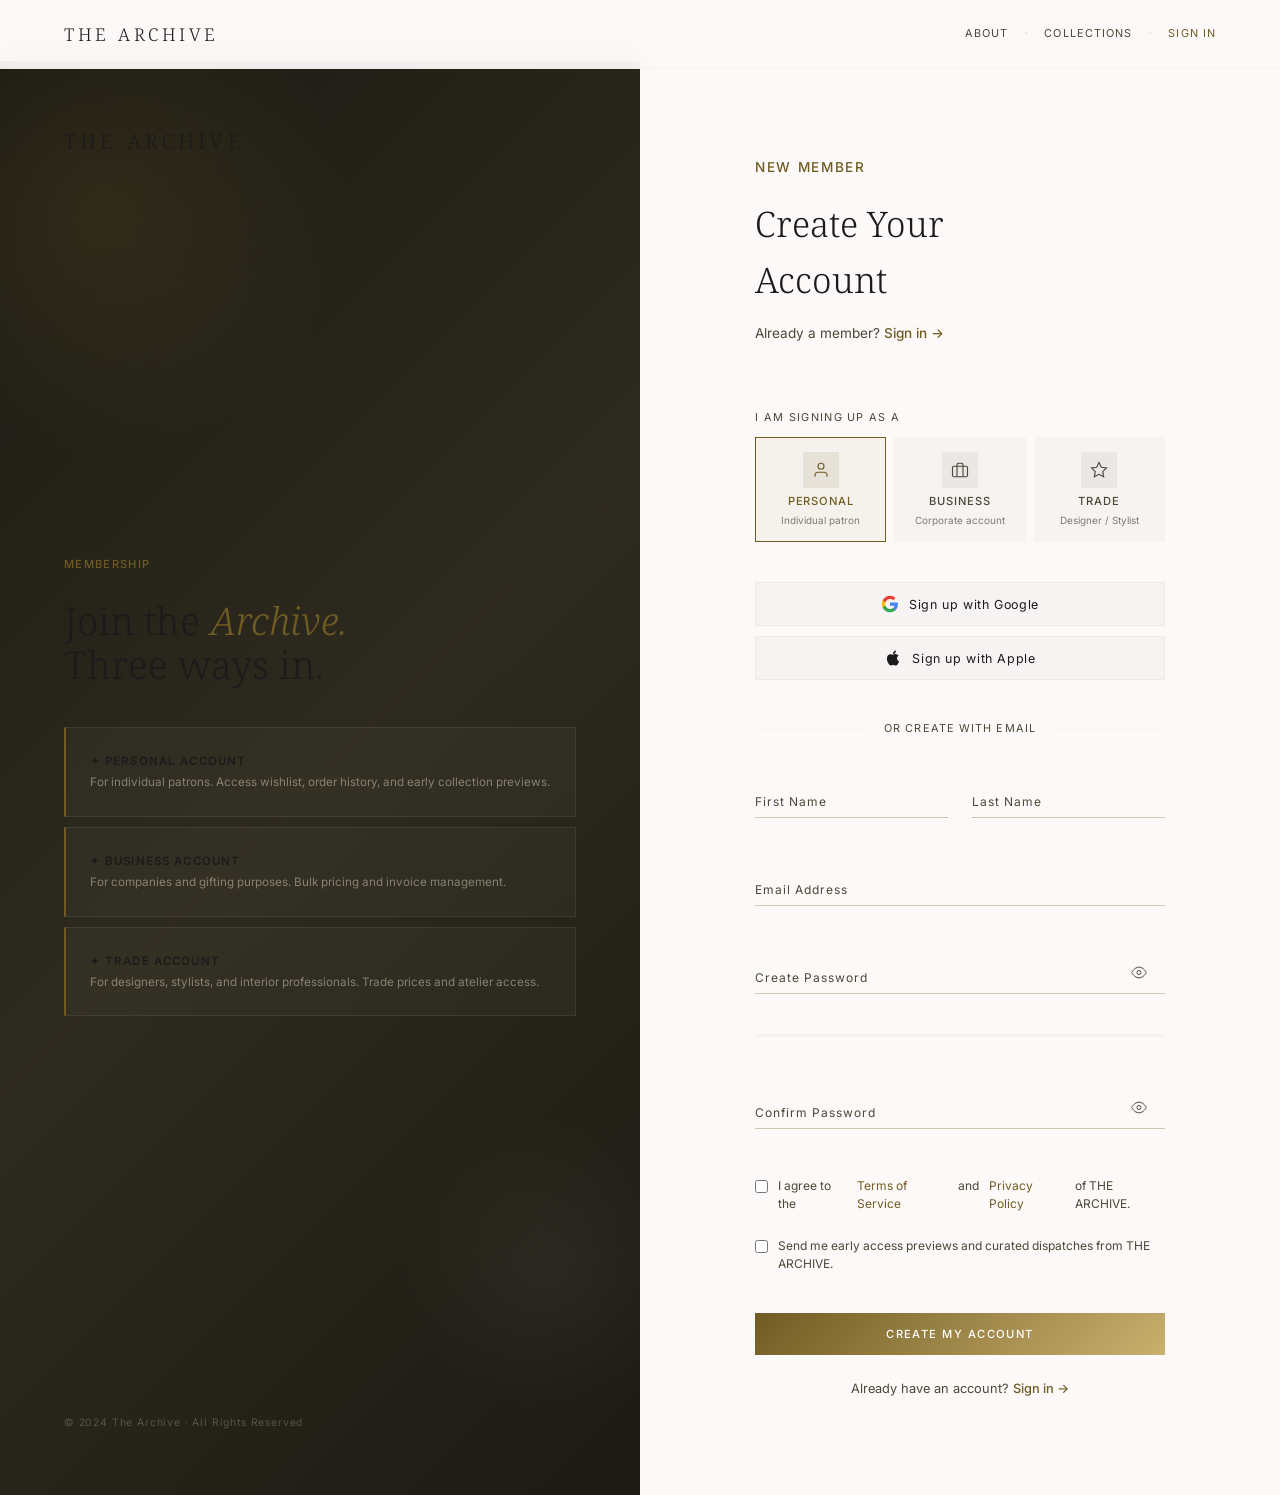
<file: signup.html>
<!DOCTYPE html>
<html lang="en">
<head>
  <meta charset="UTF-8">
  <meta name="viewport" content="width=device-width, initial-scale=1.0">
  <title>Create Account — THE ARCHIVE</title>
  <link rel="icon" type="image/png" href="images/Titel.png">
  <meta name="description" content="Join THE ARCHIVE. Create your account to access exclusive collections, order tracking, and member benefits.">
  <link rel="preconnect" href="https://fonts.googleapis.com">
  <link rel="preconnect" href="https://fonts.gstatic.com" crossorigin>
  <link rel="stylesheet" href="style.css">
  <style>
    body { overflow-x: hidden; }

    .auth-layout {
      display: grid;
      grid-template-columns: 1fr 1fr;
      min-height: 100vh;
    }

    /* ── Left Visual ── */
    .auth-visual {
      position: relative;
      background: var(--charcoal);
      display: flex;
      flex-direction: column;
      justify-content: space-between;
      padding: var(--spacing-xl);
      overflow: hidden;
    }

    .auth-visual::before {
      content: '';
      position: absolute;
      inset: 0;
      background: linear-gradient(135deg, #1c1a14 0%, #2e2a1e 50%, #1c1a14 100%);
    }

    .auth-visual-orb {
      position: absolute;
      border-radius: 50%;
    }

    .auth-visual-orb-1 {
      width: 500px; height: 500px;
      top: -100px; left: -150px;
      background: radial-gradient(circle, rgba(112,92,35,0.2) 0%, transparent 70%);
    }

    .auth-visual-orb-2 {
      width: 300px; height: 300px;
      bottom: 80px; right: -60px;
      background: radial-gradient(circle, rgba(205,198,179,0.06) 0%, transparent 70%);
    }

    .auth-visual-logo { position: relative; z-index: 2; }

    .auth-visual-logo a {
      font-family: var(--font-serif);
      font-size: 1.3rem;
      font-weight: 300;
      letter-spacing: 0.2em;
      text-transform: uppercase;
      color: var(--champagne);
      text-decoration: none;
    }

    .auth-visual-content { position: relative; z-index: 2; }
    .auth-visual-content .label-md { color: var(--primary); margin-bottom: var(--spacing-md); }

    .auth-visual-content h2 {
      font-family: var(--font-serif);
      font-size: clamp(2rem, 3vw, 3rem);
      font-weight: 300;
      color: var(--champagne);
      line-height: 1.15;
      margin-bottom: var(--spacing-lg);
    }

    .auth-visual-content h2 em { font-style: italic; color: var(--primary); }

    .plan-cards {
      display: flex;
      flex-direction: column;
      gap: 10px;
    }

    .plan-card {
      padding: var(--spacing-md);
      background: rgba(205,198,179,0.04);
      border: 1px solid rgba(205,198,179,0.1);
      border-left: 2px solid var(--primary);
    }

    .plan-card-title {
      font-size: 0.72rem;
      font-weight: 600;
      letter-spacing: 0.1em;
      text-transform: uppercase;
      color: var(--champagne);
      margin-bottom: 4px;
    }

    .plan-card-desc {
      font-size: 0.73rem;
      color: rgba(205,198,179,0.55);
      line-height: 1.5;
    }

    .auth-visual-footer {
      position: relative;
      z-index: 2;
      font-size: 0.65rem;
      letter-spacing: 0.08em;
      color: rgba(205,198,179,0.3);
    }

    /* ── Right Form Panel ── */
    .auth-form-panel {
      display: flex;
      flex-direction: column;
      justify-content: center;
      padding: var(--spacing-xxl) calc(var(--spacing-xxl) * 1.2);
      background: var(--surface);
      overflow-y: auto;
    }

    .auth-form-header { margin-bottom: var(--spacing-xl); }
    .auth-form-header .label-md { color: var(--primary); margin-bottom: var(--spacing-sm); }

    .auth-form-header h1 {
      font-family: var(--font-serif);
      font-size: clamp(1.6rem, 3vw, 2.2rem);
      font-weight: 300;
      margin-bottom: var(--spacing-sm);
    }

    .auth-form-header p {
      font-size: 0.85rem;
      color: var(--on-surface-variant);
    }

    /* ── Account Type ── */
    .account-type-label {
      font-size: 0.68rem;
      letter-spacing: 0.12em;
      text-transform: uppercase;
      color: var(--on-surface-variant);
      margin-bottom: 10px;
    }

    .account-type-tabs {
      display: grid;
      grid-template-columns: repeat(3, 1fr);
      gap: 8px;
      margin-bottom: var(--spacing-lg);
    }

    .account-type-btn {
      display: flex;
      flex-direction: column;
      align-items: center;
      gap: 6px;
      padding: 14px 8px;
      background: var(--surface-container-low);
      border: 1px solid transparent;
      cursor: pointer;
      font-family: var(--font-sans);
      transition: var(--transition-fast);
      text-align: center;
    }

    .account-type-btn:hover {
      border-color: rgba(112,92,35,0.3);
      background: var(--surface-container);
    }

    .account-type-btn.active {
      border-color: var(--primary);
      background: rgba(112,92,35,0.05);
    }

    .account-type-icon {
      width: 36px; height: 36px;
      background: var(--surface-container-high);
      display: flex; align-items: center; justify-content: center;
      color: var(--on-surface-variant);
      transition: var(--transition-fast);
    }

    .account-type-btn.active .account-type-icon {
      background: rgba(112,92,35,0.1);
      color: var(--primary);
    }

    .account-type-name {
      font-size: 0.7rem;
      font-weight: 500;
      letter-spacing: 0.08em;
      text-transform: uppercase;
      color: var(--on-surface-variant);
      transition: var(--transition-fast);
    }

    .account-type-btn.active .account-type-name { color: var(--primary); }
    .account-type-desc { font-size: 0.62rem; color: var(--on-surface-variant); opacity: 0.7; line-height: 1.4; }

    /* ── Social ── */
    .social-signin { display: flex; flex-direction: column; gap: 10px; margin-bottom: var(--spacing-lg); }

    .social-btn {
      display: flex; align-items: center; justify-content: center;
      gap: 10px; padding: 12px;
      background: var(--surface-container-low);
      border: 1px solid rgba(205,198,179,0.2);
      cursor: pointer;
      font-family: var(--font-sans);
      font-size: 0.78rem;
      letter-spacing: 0.05em;
      color: var(--on-surface);
      transition: var(--transition-fast);
    }

    .social-btn:hover { background: var(--surface-container); border-color: rgba(112,92,35,0.3); }

    .divider-text {
      display: flex; align-items: center; gap: var(--spacing-sm);
      margin-bottom: var(--spacing-lg);
      color: var(--on-surface-variant);
      font-size: 0.68rem; letter-spacing: 0.1em; text-transform: uppercase;
    }

    .divider-text::before, .divider-text::after {
      content: ''; flex: 1; height: 1px; background: rgba(205,198,179,0.15);
    }

    .form-row { display: grid; grid-template-columns: 1fr 1fr; gap: var(--spacing-md); }

    .auth-form { display: flex; flex-direction: column; gap: var(--spacing-md); }

    /* Business-only fields */
    .business-fields { display: none; }
    .business-fields.show { display: contents; }

    .trade-fields { display: none; }
    .trade-fields.show { display: contents; }

    .password-strength {
      height: 3px;
      background: rgba(205,198,179,0.15);
      margin-top: -8px;
      position: relative;
      overflow: hidden;
    }

    .password-strength-bar {
      height: 100%;
      width: 0%;
      transition: width 0.3s ease, background 0.3s ease;
    }

    .strength-label {
      font-size: 0.62rem;
      letter-spacing: 0.08em;
      color: var(--on-surface-variant);
      margin-top: 4px;
    }

    .terms-check {
      display: flex;
      align-items: flex-start;
      gap: 10px;
      font-size: 0.75rem;
      color: var(--on-surface-variant);
      line-height: 1.5;
    }

    .terms-check input[type="checkbox"] { accent-color: var(--primary); margin-top: 3px; flex-shrink: 0; }
    .terms-check a { color: var(--primary); text-decoration: none; }
    .terms-check a:hover { text-decoration: underline; }

    .auth-switch {
      text-align: center;
      margin-top: var(--spacing-md);
      font-size: 0.8rem;
      color: var(--on-surface-variant);
    }

    .auth-switch a { color: var(--primary); text-decoration: none; font-weight: 500; }
    .auth-switch a:hover { text-decoration: underline; }

    @media (max-width: 860px) {
      .auth-layout { grid-template-columns: 1fr; }
      .auth-visual { display: none; }
      .auth-form-panel {
        min-height: 100vh;
        padding: 100px var(--spacing-lg) var(--spacing-xl);
      }
      .form-row { grid-template-columns: 1fr; }
    }

    @media (max-width: 400px) {
      .account-type-tabs { grid-template-columns: 1fr; }
    }
  </style>
</head>
<body>

<!-- Minimal top bar -->
<div style="position:fixed;top:0;left:0;right:0;z-index:200;padding:20px var(--spacing-xl);display:flex;align-items:center;justify-content:space-between;background:rgba(252,249,248,0.92);backdrop-filter:blur(16px);border-bottom:1px solid rgba(205,198,179,0.12);">
  <a href="index.html" style="font-family:var(--font-serif);font-size:1.1rem;font-weight:300;letter-spacing:0.2em;text-transform:uppercase;text-decoration:none;color:var(--on-surface);">The Archive</a>
  <div style="display:flex;gap:var(--spacing-sm);align-items:center;">
    <a href="about.html" style="font-size:0.68rem;letter-spacing:0.1em;text-transform:uppercase;color:var(--on-surface-variant);text-decoration:none;">About</a>
    <span style="color:rgba(205,198,179,0.4);">·</span>
    <a href="collections.html" style="font-size:0.68rem;letter-spacing:0.1em;text-transform:uppercase;color:var(--on-surface-variant);text-decoration:none;">Collections</a>
    <span style="color:rgba(205,198,179,0.4);">·</span>
    <a href="signin.html" style="font-size:0.68rem;letter-spacing:0.1em;text-transform:uppercase;color:var(--primary);text-decoration:none;">Sign In</a>
  </div>
</div>

<div class="auth-layout" style="padding-top:61px;">

  <!-- Left Visual -->
  <div class="auth-visual">
    <div class="auth-visual-orb auth-visual-orb-1"></div>
    <div class="auth-visual-orb auth-visual-orb-2"></div>
    <div class="auth-visual-logo"><a href="index.html">The Archive</a></div>
    <div class="auth-visual-content">
      <p class="label-md">Membership</p>
      <h2>Join the <em>Archive.</em><br>Three ways in.</h2>
      <div class="plan-cards">
        <div class="plan-card">
          <p class="plan-card-title">✦ Personal Account</p>
          <p class="plan-card-desc">For individual patrons. Access wishlist, order history, and early collection previews.</p>
        </div>
        <div class="plan-card">
          <p class="plan-card-title">✦ Business Account</p>
          <p class="plan-card-desc">For companies and gifting purposes. Bulk pricing and invoice management.</p>
        </div>
        <div class="plan-card">
          <p class="plan-card-title">✦ Trade Account</p>
          <p class="plan-card-desc">For designers, stylists, and interior professionals. Trade prices and atelier access.</p>
        </div>
      </div>
    </div>
    <div class="auth-visual-footer">© 2024 The Archive · All Rights Reserved</div>
  </div>

  <!-- Right Form -->
  <div class="auth-form-panel">
    <div class="auth-form-header">
      <p class="label-md">New Member</p>
      <h1>Create Your<br>Account</h1>
      <p>Already a member? <a href="signin.html" style="color:var(--primary);text-decoration:none;font-weight:500;">Sign in →</a></p>
    </div>

    <!-- Account Type -->
    <p class="account-type-label">I am signing up as a</p>
    <div class="account-type-tabs" role="group" aria-label="Select account type">
      <button class="account-type-btn active" id="type-personal" onclick="setAccountType('personal', this)" aria-pressed="true">
        <div class="account-type-icon">
          <svg width="18" height="18" viewBox="0 0 24 24" fill="none" stroke="currentColor" stroke-width="1.5"><path d="M20 21v-2a4 4 0 0 0-4-4H8a4 4 0 0 0-4 4v2"/><circle cx="12" cy="7" r="4"/></svg>
        </div>
        <span class="account-type-name">Personal</span>
        <span class="account-type-desc">Individual patron</span>
      </button>
      <button class="account-type-btn" id="type-business" onclick="setAccountType('business', this)" aria-pressed="false">
        <div class="account-type-icon">
          <svg width="18" height="18" viewBox="0 0 24 24" fill="none" stroke="currentColor" stroke-width="1.5"><rect x="2" y="7" width="20" height="14" rx="2"/><path d="M16 21V5a2 2 0 0 0-2-2h-4a2 2 0 0 0-2 2v16"/></svg>
        </div>
        <span class="account-type-name">Business</span>
        <span class="account-type-desc">Corporate account</span>
      </button>
      <button class="account-type-btn" id="type-trade" onclick="setAccountType('trade', this)" aria-pressed="false">
        <div class="account-type-icon">
          <svg width="18" height="18" viewBox="0 0 24 24" fill="none" stroke="currentColor" stroke-width="1.5"><polygon points="12 2 15.09 8.26 22 9.27 17 14.14 18.18 21.02 12 17.77 5.82 21.02 7 14.14 2 9.27 8.91 8.26 12 2"/></svg>
        </div>
        <span class="account-type-name">Trade</span>
        <span class="account-type-desc">Designer / Stylist</span>
      </button>
    </div>

    <!-- Social Sign-Up -->
    <div class="social-signin">
      <button class="social-btn" onclick="socialAuth('Google')">
        <svg width="18" height="18" viewBox="0 0 24 24"><path fill="#4285F4" d="M22.56 12.25c0-.78-.07-1.53-.2-2.25H12v4.26h5.92c-.26 1.37-1.04 2.53-2.21 3.31v2.77h3.57c2.08-1.92 3.28-4.74 3.28-8.09z"/><path fill="#34A853" d="M12 23c2.97 0 5.46-.98 7.28-2.66l-3.57-2.77c-.98.66-2.23 1.06-3.71 1.06-2.86 0-5.29-1.93-6.16-4.53H2.18v2.84C3.99 20.53 7.7 23 12 23z"/><path fill="#FBBC05" d="M5.84 14.09c-.22-.66-.35-1.36-.35-2.09s.13-1.43.35-2.09V7.07H2.18C1.43 8.55 1 10.22 1 12s.43 3.45 1.18 4.93l2.85-2.22.81-.62z"/><path fill="#EA4335" d="M12 5.38c1.62 0 3.06.56 4.21 1.64l3.15-3.15C17.45 2.09 14.97 1 12 1 7.7 1 3.99 3.47 2.18 7.07l3.66 2.84c.87-2.6 3.3-4.53 6.16-4.53z"/></svg>
        Sign up with Google
      </button>
      <button class="social-btn" onclick="socialAuth('Apple')">
        <svg width="18" height="18" viewBox="0 0 24 24" fill="var(--on-surface)"><path d="M18.71 19.5c-.83 1.24-1.71 2.45-3.05 2.47-1.34.03-1.77-.79-3.29-.79-1.53 0-2 .77-3.27.82-1.31.05-2.3-1.32-3.14-2.53C4.25 17 2.94 12.45 4.7 9.39c.87-1.52 2.43-2.48 4.12-2.51 1.28-.02 2.5.87 3.29.87.78 0 2.26-1.07 3.8-.91.65.03 2.47.26 3.64 1.98-.09.06-2.17 1.28-2.15 3.81.03 3.02 2.65 4.03 2.68 4.04-.03.07-.42 1.44-1.38 2.83M13 3.5c.73-.83 1.94-1.46 2.94-1.5.13 1.17-.34 2.35-1.04 3.19-.69.85-1.83 1.51-2.95 1.42-.15-1.15.41-2.35 1.05-3.11z"/></svg>
        Sign up with Apple
      </button>
    </div>

    <div class="divider-text">or create with email</div>

    <!-- Registration Form -->
    <form class="auth-form" id="signup-form" onsubmit="handleSignUp(event)" novalidate>
      <div class="form-row">
        <div class="form-group">
          <input type="text" id="first-name" placeholder=" " autocomplete="given-name" required>
          <label for="first-name">First Name</label>
        </div>
        <div class="form-group">
          <input type="text" id="last-name" placeholder=" " autocomplete="family-name" required>
          <label for="last-name">Last Name</label>
        </div>
      </div>

      <div class="form-group">
        <input type="email" id="email" placeholder=" " autocomplete="email" required>
        <label for="email">Email Address</label>
      </div>

      <!-- Business-only fields -->
      <div class="business-fields" id="business-fields">
        <div class="form-group">
          <input type="text" id="company-name" placeholder=" ">
          <label for="company-name">Company / Organisation Name</label>
        </div>
        <div class="form-group">
          <input type="text" id="gst-number" placeholder=" ">
          <label for="gst-number">GST Number (for invoice)</label>
        </div>
      </div>

      <!-- Trade-only fields -->
      <div class="trade-fields" id="trade-fields">
        <div class="form-group">
          <input type="text" id="studio-name" placeholder=" ">
          <label for="studio-name">Studio / Agency Name</label>
        </div>
        <div class="form-group">
          <select id="trade-profession" style="padding:14px;border:none;background:var(--surface-container-low);font-family:var(--font-sans);font-size:0.8rem;color:var(--on-surface);width:100%;outline:none;appearance:none;cursor:pointer;">
            <option value="" disabled selected>Profession</option>
            <option>Interior Designer</option>
            <option>Fashion Stylist</option>
            <option>Personal Shopper</option>
            <option>Fashion Editor</option>
            <option>Art Director</option>
            <option>Other</option>
          </select>
        </div>
      </div>

      <div class="form-group" style="position:relative;">
        <input type="password" id="password" placeholder=" " autocomplete="new-password" required oninput="checkStrength(this.value)">
        <label for="password">Create Password</label>
        <button type="button" onclick="togglePwd('password', this)" style="position:absolute;right:14px;top:50%;transform:translateY(-50%);background:none;border:none;cursor:pointer;color:var(--on-surface-variant);padding:4px;" aria-label="Show password">
          <svg width="16" height="16" viewBox="0 0 24 24" fill="none" stroke="currentColor" stroke-width="1.5"><path d="M1 12s4-8 11-8 11 8 11 8-4 8-11 8-11-8-11-8z"/><circle cx="12" cy="12" r="3"/></svg>
        </button>
      </div>
      <div class="password-strength">
        <div class="password-strength-bar" id="strength-bar"></div>
      </div>
      <p class="strength-label" id="strength-label"></p>

      <div class="form-group" style="position:relative;">
        <input type="password" id="confirm-password" placeholder=" " autocomplete="new-password" required>
        <label for="confirm-password">Confirm Password</label>
        <button type="button" onclick="togglePwd('confirm-password', this)" style="position:absolute;right:14px;top:50%;transform:translateY(-50%);background:none;border:none;cursor:pointer;color:var(--on-surface-variant);padding:4px;" aria-label="Show password">
          <svg width="16" height="16" viewBox="0 0 24 24" fill="none" stroke="currentColor" stroke-width="1.5"><path d="M1 12s4-8 11-8 11 8 11 8-4 8-11 8-11-8-11-8z"/><circle cx="12" cy="12" r="3"/></svg>
        </button>
      </div>

      <label class="terms-check">
        <input type="checkbox" id="terms-agree" required>
        I agree to the <a href="#">Terms of Service</a> and <a href="#">Privacy Policy</a> of THE ARCHIVE.
      </label>

      <label class="terms-check">
        <input type="checkbox" id="newsletter">
        Send me early access previews and curated dispatches from THE ARCHIVE.
      </label>

      <button type="submit" class="btn btn-primary btn-full" id="signup-btn" style="margin-top:var(--spacing-sm);">
        Create My Account
      </button>
    </form>

    <div class="auth-switch">
      Already have an account? <a href="signin.html">Sign in →</a>
    </div>
  </div>
</div>

<script src="main.js"></script>
<script>
  let accountType = 'personal';

  function setAccountType(type, btn) {
    accountType = type;
    document.querySelectorAll('.account-type-btn').forEach(b => {
      b.classList.remove('active');
      b.setAttribute('aria-pressed', 'false');
    });
    btn.classList.add('active');
    btn.setAttribute('aria-pressed', 'true');

    // Show/hide conditional fields
    const businessFields = document.getElementById('business-fields');
    const tradeFields = document.getElementById('trade-fields');
    businessFields.classList.toggle('show', type === 'business');
    tradeFields.classList.toggle('show', type === 'trade');
  }

  function socialAuth(provider) {
    showToast(`${provider} sign-up is coming soon. Please use email for now.`);
  }

  function togglePwd(id, btn) {
    const input = document.getElementById(id);
    const isText = input.type === 'text';
    input.type = isText ? 'password' : 'text';
    btn.setAttribute('aria-label', isText ? 'Show password' : 'Hide password');
  }

  function checkStrength(val) {
    const bar = document.getElementById('strength-bar');
    const label = document.getElementById('strength-label');
    let score = 0;
    if (val.length >= 8) score++;
    if (/[A-Z]/.test(val)) score++;
    if (/[0-9]/.test(val)) score++;
    if (/[^A-Za-z0-9]/.test(val)) score++;

    const levels = [
      { pct: '0%', color: 'transparent', text: '' },
      { pct: '25%', color: '#c0392b', text: 'Weak' },
      { pct: '55%', color: '#e67e22', text: 'Fair' },
      { pct: '80%', color: '#27ae60', text: 'Strong' },
      { pct: '100%', color: '#1a8a50', text: 'Very Strong' },
    ];

    bar.style.width = levels[score].pct;
    bar.style.background = levels[score].color;
    label.textContent = levels[score].text;
    label.style.color = levels[score].color;
  }

  function handleSignUp(e) {
    e.preventDefault();
    const firstName = document.getElementById('first-name').value.trim();
    const lastName = document.getElementById('last-name').value.trim();
    const email = document.getElementById('email').value.trim();
    const password = document.getElementById('password').value;
    const confirm = document.getElementById('confirm-password').value;
    const terms = document.getElementById('terms-agree').checked;
    const btn = document.getElementById('signup-btn');

    if (!firstName || !lastName) { showToast('Please enter your full name.'); return; }
    if (!email || !email.includes('@')) { showToast('Please enter a valid email address.'); return; }
    if (password.length < 8) { showToast('Password must be at least 8 characters.'); return; }
    if (password !== confirm) { showToast('Passwords do not match. Please try again.'); return; }
    if (!terms) { showToast('Please agree to our Terms of Service to continue.'); return; }

    btn.textContent = 'Creating your account…';
    btn.disabled = true;

    setTimeout(() => {
      let usersDB = {};
      try { usersDB = JSON.parse(localStorage.getItem('archive_users')) || {}; } catch(e) {}
      
      if (usersDB[email]) {
        btn.textContent = 'Create My Account';
        btn.disabled = false;
        showToast('Account with this email already exists.');
        return;
      }

      usersDB[email] = {
        name: `${firstName} ${lastName}`,
        email: email,
        password: password,
        type: accountType
      };
      localStorage.setItem('archive_users', JSON.stringify(usersDB));
      localStorage.setItem('archive_active_session', email);

      showToast(`Welcome to THE ARCHIVE, ${firstName}. Your account is ready.`);
      
      const params = new URLSearchParams(window.location.search);
      const redirect = params.get('redirect') || 'account.html';
      
      setTimeout(() => { window.location.href = redirect; }, 1400);
    }, 1600);
  }
</script>
</body>
</html>
</file>
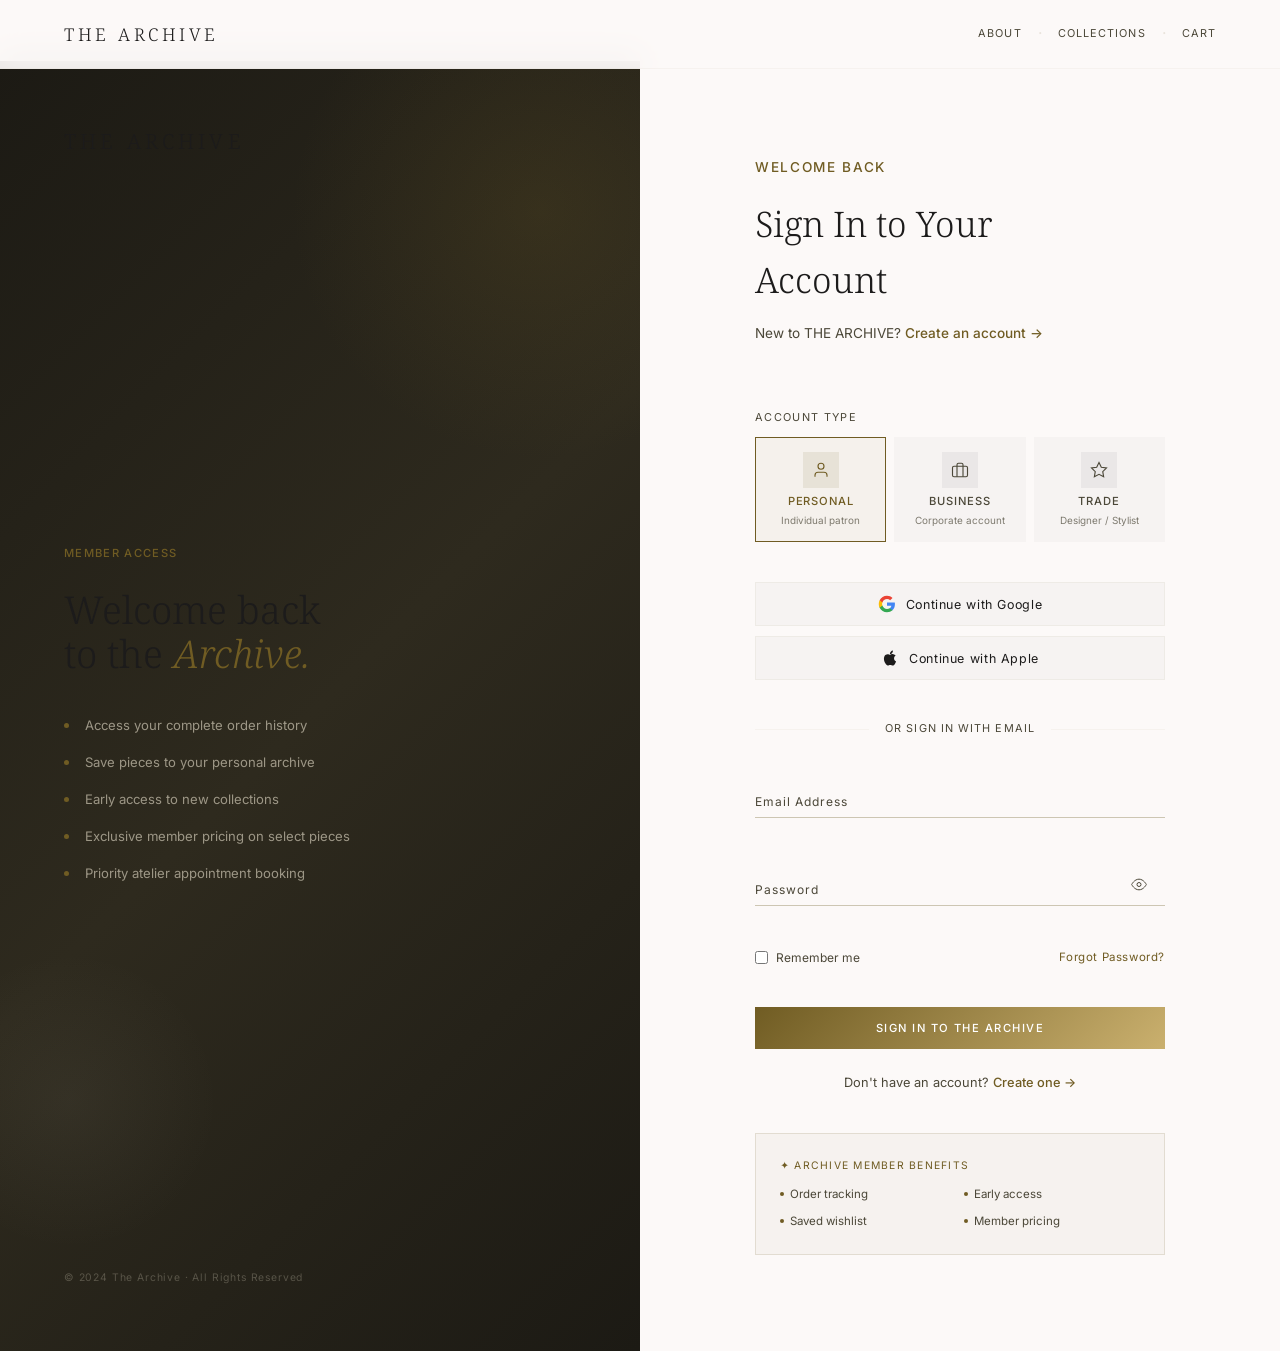
<file: wishlist.html>
<!DOCTYPE html>
<html lang="en">
<head>
  <meta charset="UTF-8">
  <meta name="viewport" content="width=device-width, initial-scale=1.0">
  <title>Wishlist — THE ARCHIVE</title>
  <link rel="icon" type="image/png" href="images/Titel.png">
  <meta name="description" content="View your saved items and curated archive.">
  <link rel="preconnect" href="https://fonts.googleapis.com">
  <link rel="preconnect" href="https://fonts.gstatic.com" crossorigin>
  <link rel="stylesheet" href="style.css">
  <style>
    .page-header {
      padding: calc(var(--header-height) + var(--spacing-xxl)) var(--spacing-md) var(--spacing-xl);
      text-align: center;
      background: var(--surface-container-low);
      border-bottom: 1px solid rgba(205,198,179,0.2);
    }
    
    .account-layout {
      max-width: 1200px;
      margin: 0 auto;
      padding: var(--spacing-xxl) var(--spacing-md);
      display: grid;
      grid-template-columns: 250px 1fr;
      gap: var(--spacing-xl);
    }


    .wishlist-grid {
      display: grid;
      grid-template-columns: repeat(auto-fill, minmax(280px, 1fr));
      gap: var(--spacing-md);
    }

    .empty-state {
      text-align: center;
      padding: var(--spacing-xxl) 0;
      width: 100%;
    }

    .wishlist-remove-btn {
      position: absolute;
      top: 10px;
      right: 10px;
      background: rgba(252,249,248,0.9);
      border: none;
      border-radius: 50%;
      width: 36px;
      height: 36px;
      display: flex;
      align-items: center;
      justify-content: center;
      cursor: pointer;
      z-index: 10;
      transition: all 0.2s;
    }
    .wishlist-remove-btn:hover { background: var(--surface); transform: scale(1.05); }

    @media (max-width: 768px) {
      .account-layout { grid-template-columns: 1fr; }
      .account-sidebar { border-right: none; border-bottom: 1px solid rgba(205,198,179,0.2); padding-bottom: var(--spacing-xl); padding-right: 0;}
    }
  </style>
</head>
<body>

<nav class="mobile-nav" id="mobile-nav" aria-label="Mobile Navigation">
  <a href="index.html">Home</a>
  <a href="collections.html">Collections</a>
  <a href="about.html">About</a>
  <a href="account.html">My Account</a>
</nav>

<!-- Site Navigation -->
<header class="site-nav" role="banner">
  <div class="nav-inner">
    <a class="nav-logo" href="index.html">The Archive</a>
    <nav class="nav-links" aria-label="Primary Navigation">
      <a href="index.html">Home</a>
      <a href="collections.html">Collections</a>
      <a href="about.html">About</a>
    </nav>
    <div class="nav-actions">
      <a class="nav-icon-btn" href="account.html" aria-label="Account" title="My Account">
        <svg width="18" height="18" viewBox="0 0 24 24" fill="none" stroke="currentColor" stroke-width="1.5"><path d="M20 21v-2a4 4 0 0 0-4-4H8a4 4 0 0 0-4 4v2"/><circle cx="12" cy="7" r="4"/></svg>
      </a>
      <a class="nav-icon-btn" href="wishlist.html" aria-label="Wishlist" title="Wishlist">
        <svg width="18" height="18" viewBox="0 0 24 24" fill="none" stroke="currentColor" stroke-width="1.5"><path d="M20.84 4.61a5.5 5.5 0 0 0-7.78 0L12 5.67l-1.06-1.06a5.5 5.5 0 0 0-7.78 7.78l1.06 1.06L12 21.23l7.78-7.78 1.06-1.06a5.5 5.5 0 0 0 0-7.78z"/></svg>
      </a>
      <a class="nav-icon-btn" href="cart.html" aria-label="Shopping cart">
        <svg width="18" height="18" viewBox="0 0 24 24" fill="none" stroke="currentColor" stroke-width="1.5"><path d="M6 2 3 6v14a2 2 0 0 0 2 2h14a2 2 0 0 0 2-2V6l-3-4z"/><line x1="3" y1="6" x2="21" y2="6"/><path d="M16 10a4 4 0 0 1-8 0"/></svg>
        <span class="cart-count">0</span>
      </a>
      <button class="nav-hamburger" id="nav-hamburger" aria-label="Open menu" aria-expanded="false">
        <span></span><span></span><span></span>
      </button>
    </div>
  </div>
</header>

<main>
  <header class="page-header reveal">
    <p class="label-md" style="color:var(--primary);margin-bottom:var(--spacing-sm);">Member Portal</p>
    <h1 class="headline-md">Personal Archive</h1>
  </header>

  <div class="account-layout">
    <aside class="account-sidebar reveal">
      <nav class="sidebar-nav">
        <a href="account.html" class="sidebar-nav-item">Dashboard</a>
        <a href="orders.html" class="sidebar-nav-item">Order History</a>
        <a href="wishlist.html" class="sidebar-nav-item active">Archive / Wishlist</a>
        <button onclick="handleSignOut()" class="sidebar-nav-item sign-out">Sign Out</button>
      </nav>
    </aside>

    <!-- Main Content -->
    <section class="reveal">
      <div id="wishlist-container" class="wishlist-grid">
        <!-- Injected via JS -->
      </div>
    </section>
  </div>
</main>

<script src="main.js"></script>
<script>
  const PRODUCTS_DB = {
    1: { name: 'Structured Wool Overcoat', price: 104000, img: 'images/overcoat.png', color: 'Natural Bone' },
    2: { name: 'Linen Popover Shirt', price: 31500, img: 'images/shirt.png', color: 'Ivory Mist' },
    3: { name: 'Bespoke Weekender Bag', price: 174500, img: 'images/bespoke_bag.png', color: 'Obsidian' },
    4: { name: 'Pleated Studio Trousers', price: 37500, img: 'images/womens_trousers.png', color: 'Charcoal' },
    5: { name: 'Heritage Tailored Blazer', price: 104000, img: 'images/womens_blazer.png', color: 'Charcoal' },
    6: { name: 'Essential Silk Draped Blouse', price: 40000, img: 'images/silk_blouse.png', color: 'Champagne Ivory' },
    7: { name: 'Heritage Calfskin Chelsea', price: 81500, img: 'images/leather_loafers.png', color: 'Obsidian' },
    8: { name: 'Silk Pocket Square', price: 11000, img: 'images/silk_blouse.png', color: 'Champagne' },
    9: { name: 'Heritage 18k Gold Links', price: 153500, img: 'images/gold_links.png', color: 'Gold' },
    10: { name: 'Heritage Cashmere Turtleneck', price: 68500, img: 'images/mens_sweater.png', color: 'Midnight Navy' },
    11: { name: 'Pure Cashmere Travel Wrap', price: 45500, img: 'images/cashmere_wrap.png', color: 'Bone' },
    13: { name: 'Organic Linen Two-Piece Set', price: 15500, img: 'images/linen_set.png', color: 'Sage' },
    14: { name: 'Heritage Wool Trench Coat', price: 142000, img: 'images/mens_trench.png', color: 'Camel Tobacco' },
    15: { name: 'Silk Champagne Midi Dress', price: 87500, img: 'images/womens_dress.png', color: 'Champagne' },
    16: { name: 'Cognac Structured Top-Handle Bag', price: 138000, img: 'images/womens_bag.png', color: 'Cognac' },
    17: { name: 'Sage Organic Cotton Pinafore', price: 22500, img: 'images/childrens_pinafore.png', color: 'Sage Green' },
    18: { name: 'Heritage Mini Wool Blazer', price: 31000, img: 'images/childrens_blazer.png', color: 'Charcoal Grey' },
    19: { name: 'Baby Cashmere Cardigan', price: 28000, img: 'images/baby_cardigan.png', color: 'Oat' },
    20: { name: 'Cognac Monk-Strap Dress Shoes', price: 75500, img: 'images/mens_loafers.png', color: 'Aged Cognac' },
    21: { name: 'Stone Slim-Fit Chinos', price: 29500, img: 'images/mens_chinos.png', color: 'Stone' },
    22: { name: 'Midnight Wool Tuxedo', price: 185000, img: 'images/mens_tuxedo.png', color: 'Midnight Blue' },
    23: { name: 'Heritage Knit Polo', price: 42500, img: 'images/mens_polo.png', color: 'Charcoal' },
    24: { name: 'Slim Leather Wallet', price: 28500, img: 'images/mens_wallet.png', color: 'Obsidian' },
    25: { name: 'Cashmere V-Neck Sweater', price: 58500, img: 'images/mens_vneck.png', color: 'Charcoal' },
    26: { name: 'Studio White Dress Shirt', price: 24500, img: 'images/white_shirt.png', color: 'Pure White' },
    27: { name: 'Raw Selvedge Denim', price: 32000, img: 'images/raw_denim.png', color: 'Indigo' },
    28: { name: 'Merino Wool Sailor Sweater', price: 24500, img: 'images/childrens_sweater.png', color: 'Navy' },
    29: { name: 'Linen Drawstring Shorts', price: 12000, img: 'images/childrens_shorts.png', color: 'Sand' },
    30: { name: 'Heritage Denim Overalls', price: 18500, img: 'images/childrens_overalls.png', color: 'Indigo' },
    31: { name: 'Heritage Wool Peacoat', price: 42000, img: 'images/childrens_coat.png', color: 'Navy' }
  };

  document.addEventListener('DOMContentLoaded', () => {
    renderWishlist();
  });

  function renderWishlist() {
    const list = getWishlist();
    const container = document.getElementById('wishlist-container');
    container.innerHTML = '';

    if (list.length === 0) {
      container.classList.remove('wishlist-grid');
      container.innerHTML = `
        <div class="empty-state">
          <p style="font-family:var(--font-serif);font-size:1.5rem;color:var(--on-surface);margin-bottom:var(--spacing-md)">Your personal archive is empty.</p>
          <a href="collections.html" class="btn btn-primary">Discover Pieces</a>
        </div>
      `;
      return;
    }
    
    container.classList.add('wishlist-grid');

    list.forEach(id => {
      // Handle string vs number ID
      const p = PRODUCTS_DB[id] || PRODUCTS_DB[parseInt(id)];
      
      // If product not found in static DB, show a simplified card with what we know
      const name = p ? p.name : `Curation ARC-${id}`;
      const color = p ? p.color : 'The Archive';
      const price = p ? p.price : 0;
      const img = p ? p.img : 'images/media_.png';

      const imgHtml = img ? `<img src="${img}" alt="${name}">` : 
        `<div class="product-img-placeholder" style="background:linear-gradient(135deg,#3a3a3a,#1a1a1a);"><span style="color:rgba(255,255,255,0.5);font-family:var(--font-serif)">${name.split(' ')[0]}</span></div>`;

      container.innerHTML += `
        <div class="product-card" onclick="window.location.href='product.html?id=${id}'" style="cursor:pointer;position:relative;">
          <button class="wishlist-remove-btn" onclick="event.stopPropagation(); removeWishlistItem(${id})" aria-label="Remove from wishlist">
            <svg width="18" height="18" viewBox="0 0 24 24" fill="currentColor" stroke="currentColor" stroke-width="1.5"><path d="M20.84 4.61a5.5 5.5 0 0 0-7.78 0L12 5.67l-1.06-1.06a5.5 5.5 0 0 0-7.78 7.78l1.06 1.06L12 21.23l7.78-7.78 1.06-1.06a5.5 5.5 0 0 0 0-7.78z"/></svg>
          </button>
          <div class="product-img">
            ${imgHtml}
            <div class="product-overlay">
              <button class="btn btn-primary" style="flex:1;padding:10px;" onclick="event.stopPropagation();addQuick(${id},'${name}',${price},'${color}')">Add to Cart</button>
            </div>
          </div>
          <div class="product-info">
            <p class="product-name">${name}</p>
            <p class="product-sub">${color}</p>
            <p class="product-price">${price > 0 ? '₹' + price.toLocaleString('en-IN') : 'Enquire'}</p>
          </div>
        </div>
      `;
    });
  }

  function removeWishlistItem(id) {
    toggleWishlist(id, null); // Will remove if it exists
    renderWishlist(); // re-render
  }

  function addQuick(id, name, price, color) {
    addToCart({ id, name, price, color, size: '48' }); // default size for quick add
  }

</script>
</body>
</html>
</file>
<file: style.css>
/* ========================================
   THE ARCHIVE — Design System CSS
   "The Digital Atelier" — Champagne & Charcoal
   ======================================== */

@import url('https://fonts.googleapis.com/css2?family=Noto+Serif:ital,wght@0,300;0,400;0,500;0,600;1,300;1,400&family=Inter:wght@300;400;500;600&display=swap');

/* --- CSS Custom Properties --- */
:root {
  --background: #fcf9f8;
  --surface: #fcf9f8;
  --surface-container-lowest: #ffffff;
  --surface-container-low: #f6f3f2;
  --surface-container: #f0eded;
  --surface-container-high: #eae7e7;
  --surface-container-highest: #e5e2e1;
  --surface-dim: #dcd9d9;
  --on-background: #1c1b1b;
  --on-surface: #1c1b1b;
  --on-surface-variant: #4b4738;
  --primary: #705c23;
  --primary-container: #cab06e;
  --on-primary: #ffffff;
  --on-primary-container: #54430a;
  --primary-fixed: #fce099;
  --primary-fixed-dim: #dec480;
  --secondary: #5f5e5e;
  --secondary-container: #e4e2e1;
  --on-secondary: #ffffff;
  --on-secondary-container: #656464;
  --tertiary: #735c00;
  --tertiary-container: #d4af37;
  --on-tertiary: #ffffff;
  --outline: #7c7766;
  --outline-variant: #cdc6b3;
  --error: #ba1a1a;
  --on-error: #ffffff;
  --gold-accent: #B59D5D;
  --gold-bright: #D4AF37;
  --charcoal: #2C2C2C;
  --neutral: #1A1A1A;

  --font-serif: 'Noto Serif', Georgia, serif;
  --font-sans: 'Inter', system-ui, sans-serif;

  --spacing-xs: 0.5rem;
  --spacing-sm: 1rem;
  --spacing-md: 1.5rem;
  --spacing-lg: 2.5rem;
  --spacing-xl: 4rem;
  --spacing-xxl: 6rem;

  --transition-smooth: all 0.35s cubic-bezier(0.4, 0, 0.2, 1);
  --transition-fast: all 0.18s ease;
}

/* --- Reset & Base --- */
*, *::before, *::after { box-sizing: border-box; margin: 0; padding: 0; }

html { scroll-behavior: smooth; font-size: 16px; }

body {
  font-family: var(--font-sans);
  background: var(--background);
  color: var(--on-surface);
  line-height: 1.6;
  -webkit-font-smoothing: antialiased;
  min-height: 100vh;
}

img { max-width: 100%; height: auto; display: block; }
a { text-decoration: none; color: inherit; }
ul { list-style: none; }
button { cursor: pointer; border: none; background: none; font-family: var(--font-sans); }
input, textarea, select { font-family: var(--font-sans); }

/* --- Typography --- */
.display-lg {
  font-family: var(--font-serif);
  font-size: clamp(2.5rem, 5vw, 4rem);
  font-weight: 300;
  line-height: 1.1;
  letter-spacing: -0.02em;
  color: var(--on-surface);
}

.headline-md {
  font-family: var(--font-serif);
  font-size: clamp(1.25rem, 2.5vw, 1.75rem);
  font-weight: 500;
  line-height: 1.3;
  color: var(--on-surface);
}

.headline-sm {
  font-family: var(--font-serif);
  font-size: 1.25rem;
  font-weight: 400;
  line-height: 1.4;
}

.body-md {
  font-family: var(--font-sans);
  font-size: 0.875rem;
  font-weight: 400;
  line-height: 1.6;
  color: var(--on-surface-variant);
}

.label-md {
  font-family: var(--font-sans);
  font-size: 0.7rem;
  font-weight: 500;
  letter-spacing: 0.12em;
  text-transform: uppercase;
  color: var(--on-surface-variant);
}

.price-tag {
  font-family: var(--font-serif);
  font-size: 1.1rem;
  font-weight: 400;
  color: var(--on-surface);
}

/* --- Navigation --- */
.site-nav {
  position: fixed;
  top: 0;
  left: 0;
  right: 0;
  z-index: 1000;
  background: rgba(252, 249, 248, 0.85);
  backdrop-filter: blur(24px);
  -webkit-backdrop-filter: blur(24px);
  border-bottom: 1px solid rgba(205, 198, 179, 0.15);
  transition: var(--transition-smooth);
}

.nav-inner {
  max-width: 1440px;
  margin: 0 auto;
  padding: 0 var(--spacing-xl);
  display: flex;
  align-items: center;
  justify-content: space-between;
  height: 64px;
  gap: var(--spacing-lg);
}

.nav-logo {
  font-family: var(--font-serif);
  font-size: 1rem;
  font-weight: 500;
  letter-spacing: 0.25em;
  text-transform: uppercase;
  color: var(--on-surface);
  flex-shrink: 0;
}

.nav-links {
  display: flex;
  align-items: center;
  gap: var(--spacing-lg);
}

.nav-links a {
  font-family: var(--font-sans);
  font-size: 0.68rem;
  font-weight: 500;
  letter-spacing: 0.13em;
  text-transform: uppercase;
  color: var(--on-surface-variant);
  transition: var(--transition-fast);
  position: relative;
}

.nav-links a::after {
  content: '';
  position: absolute;
  bottom: -2px;
  left: 0;
  width: 0;
  height: 1px;
  background: var(--primary);
  transition: width 0.3s ease;
}

.nav-links a:hover { color: var(--on-surface); }
.nav-links a:hover::after { width: 100%; }
.nav-links a.active { color: var(--primary); }
.nav-links a.active::after { width: 100%; }

.nav-actions {
  display: flex;
  align-items: center;
  gap: var(--spacing-md);
}

.nav-icon-btn {
  position: relative;
  width: 40px;
  height: 40px;
  display: flex;
  align-items: center;
  justify-content: center;
  transition: var(--transition-fast);
  color: var(--on-surface-variant);
}

.nav-icon-btn:hover { color: var(--on-surface); }

.cart-count {
  position: absolute;
  top: 4px;
  right: 4px;
  background: var(--primary);
  color: var(--on-primary);
  font-size: 0.55rem;
  font-weight: 600;
  width: 14px;
  height: 14px;
  border-radius: 50%;
  display: flex;
  align-items: center;
  justify-content: center;
  font-family: var(--font-sans);
}

.nav-hamburger {
  display: none;
  flex-direction: column;
  gap: 5px;
  padding: 8px;
  cursor: pointer;
}

.nav-hamburger span {
  display: block;
  width: 22px;
  height: 1px;
  background: var(--on-surface);
  transition: var(--transition-smooth);
}

/* --- Buttons --- */
.btn {
  display: inline-flex;
  align-items: center;
  justify-content: center;
  padding: 14px 32px;
  font-family: var(--font-sans);
  font-size: 0.7rem;
  font-weight: 500;
  letter-spacing: 0.13em;
  text-transform: uppercase;
  transition: var(--transition-smooth);
  cursor: pointer;
  gap: 8px;
  border: none;
}

.btn-primary {
  background: linear-gradient(135deg, var(--primary), var(--primary-container));
  color: var(--on-primary);
}

.btn-primary:hover {
  background: linear-gradient(135deg, var(--primary-container), var(--primary));
  transform: translateY(-1px);
  box-shadow: 0 8px 32px rgba(112, 92, 35, 0.25);
}

.btn-secondary {
  background: transparent;
  color: var(--on-surface);
  border: 1px solid rgba(205, 198, 179, 0.4);
}

.btn-secondary:hover {
  border-color: var(--primary);
  color: var(--primary);
}

.btn-text {
  background: transparent;
  color: var(--on-surface-variant);
  padding: 0;
  font-size: 0.68rem;
  letter-spacing: 0.1em;
  border-bottom: 1px solid transparent;
  padding-bottom: 2px;
}

.btn-text:hover {
  color: var(--primary);
  border-bottom-color: var(--primary);
}

.btn-dark {
  background: var(--charcoal);
  color: #ffffff;
}

.btn-dark:hover {
  background: var(--on-surface);
  transform: translateY(-1px);
}

.btn-full { width: 100%; }

/* --- Product Card --- */
.product-card {
  background: var(--surface-container-low);
  overflow: hidden;
  transition: var(--transition-smooth);
  cursor: pointer;
}

.product-card:hover { transform: translateY(-4px); }

.product-card:hover .product-img img {
  transform: scale(1.05);
}

.product-img {
  aspect-ratio: 3/4;
  overflow: hidden;
  background: var(--surface-container);
  position: relative;
}

.product-img img {
  width: 100%;
  height: 100%;
  object-fit: cover;
  transition: transform 0.6s cubic-bezier(0.4, 0, 0.2, 1);
}

.product-img-placeholder {
  width: 100%;
  height: 100%;
  display: flex;
  align-items: center;
  justify-content: center;
  font-family: var(--font-serif);
  font-size: 0.8rem;
  font-weight: 300;
  letter-spacing: 0.1em;
  color: var(--on-surface-variant);
}

.product-overlay {
  position: absolute;
  bottom: 0;
  left: 0;
  right: 0;
  padding: var(--spacing-sm);
  background: linear-gradient(to top, rgba(28,27,27,0.7) 0%, transparent 100%);
  opacity: 0;
  transition: var(--transition-smooth);
  display: flex;
  gap: 8px;
}

.product-card:hover .product-overlay { opacity: 1; }

.product-info {
  padding: var(--spacing-sm) 0;
}

.product-category {
  font-size: 0.62rem;
  font-weight: 500;
  letter-spacing: 0.13em;
  text-transform: uppercase;
  color: var(--primary);
  margin-bottom: 6px;
}

.product-name {
  font-family: var(--font-serif);
  font-size: 1rem;
  font-weight: 400;
  color: var(--on-surface);
  margin-bottom: 4px;
  line-height: 1.3;
}

.product-sub {
  font-size: 0.75rem;
  color: var(--on-surface-variant);
  margin-bottom: 8px;
}

.product-price {
  font-family: var(--font-serif);
  font-size: 0.95rem;
  color: var(--on-surface);
}

/* --- Section Layout --- */
.section {
  padding: var(--spacing-xxl) var(--spacing-xl);
  max-width: 1440px;
  margin: 0 auto;
}

.section-label {
  font-size: 0.65rem;
  font-weight: 500;
  letter-spacing: 0.18em;
  text-transform: uppercase;
  color: var(--primary);
  margin-bottom: var(--spacing-sm);
}

.section-header {
  display: flex;
  align-items: flex-end;
  justify-content: space-between;
  gap: var(--spacing-md);
  margin-bottom: var(--spacing-xl);
}

/* --- Grid Layouts --- */
.grid-4 { display: grid; grid-template-columns: repeat(4, 1fr); gap: var(--spacing-lg); }
.grid-3 { display: grid; grid-template-columns: repeat(3, 1fr); gap: var(--spacing-lg); }
.grid-2 { display: grid; grid-template-columns: repeat(2, 1fr); gap: var(--spacing-lg); }

/* --- Marquee / Ticker --- */
.ticker {
  background: var(--charcoal);
  color: rgba(255,255,255,0.8);
  padding: 10px 0;
  overflow: hidden;
  white-space: nowrap;
}

.ticker-inner {
  display: inline-flex;
  animation: ticker-scroll 25s linear infinite;
  gap: var(--spacing-xl);
}

.ticker-inner span {
  font-size: 0.62rem;
  letter-spacing: 0.18em;
  text-transform: uppercase;
}

.ticker-inner .dot { color: var(--gold-accent); }

@keyframes ticker-scroll {
  from { transform: translateX(0); }
  to { transform: translateX(-50%); }
}

/* --- Form Elements (underline style) --- */
.form-group { position: relative; margin-bottom: var(--spacing-md); }

.form-group label {
  position: absolute;
  top: 14px;
  left: 0;
  font-size: 0.75rem;
  letter-spacing: 0.08em;
  color: var(--on-surface-variant);
  transition: var(--transition-fast);
  pointer-events: none;
}

.form-group input,
.form-group select,
.form-group textarea {
  width: 100%;
  background: transparent;
  border: none;
  border-bottom: 1px solid var(--outline-variant);
  padding: 14px 0 8px;
  font-size: 0.875rem;
  color: var(--on-surface);
  transition: border-color 0.25s ease;
  outline: none;
}

.form-group input:focus,
.form-group select:focus,
.form-group textarea:focus {
  border-bottom-color: var(--primary);
}

.form-group input:focus ~ label,
.form-group input:not(:placeholder-shown) ~ label {
  top: -4px;
  font-size: 0.62rem;
  letter-spacing: 0.13em;
  color: var(--primary);
}

/* --- Footer --- */
.site-footer {
  background: var(--charcoal);
  color: rgba(255,255,255,0.7);
  padding: var(--spacing-xxl) var(--spacing-xl) var(--spacing-lg);
  margin-top: var(--spacing-xxl);
}

.footer-inner {
  max-width: 1440px;
  margin: 0 auto;
  display: grid;
  grid-template-columns: 2fr 1fr 1fr 1fr;
  gap: var(--spacing-xl);
  padding-bottom: var(--spacing-xl);
  border-bottom: 1px solid rgba(255,255,255,0.06);
}

.footer-brand-name {
  font-family: var(--font-serif);
  font-size: 1.25rem;
  letter-spacing: 0.2em;
  text-transform: uppercase;
  color: rgba(255,255,255,0.9);
  margin-bottom: var(--spacing-sm);
}

.footer-tagline {
  font-size: 0.78rem;
  line-height: 1.6;
  color: rgba(255,255,255,0.45);
  max-width: 260px;
  margin-bottom: var(--spacing-md);
}

.footer-newsletter {
  display: flex;
  gap: 0;
  margin-top: var(--spacing-sm);
}

.footer-newsletter input {
  flex: 1;
  background: rgba(255,255,255,0.05);
  border: 1px solid rgba(255,255,255,0.1);
  border-right: none;
  color: rgba(255,255,255,0.8);
  padding: 10px 14px;
  font-family: var(--font-sans);
  font-size: 0.75rem;
  outline: none;
}

.footer-newsletter input::placeholder { color: rgba(255,255,255,0.3); }
.footer-newsletter input:focus { border-color: rgba(181,157,93,0.4); }

.footer-newsletter button {
  background: var(--gold-accent);
  color: var(--charcoal);
  border: none;
  padding: 10px 18px;
  font-family: var(--font-sans);
  font-size: 0.62rem;
  font-weight: 600;
  letter-spacing: 0.13em;
  text-transform: uppercase;
  cursor: pointer;
  transition: var(--transition-fast);
}

.footer-newsletter button:hover { background: var(--gold-bright); }

.footer-col-title {
  font-family: var(--font-sans);
  font-size: 0.62rem;
  font-weight: 600;
  letter-spacing: 0.16em;
  text-transform: uppercase;
  color: rgba(255,255,255,0.5);
  margin-bottom: var(--spacing-md);
}

.footer-links { display: flex; flex-direction: column; gap: 10px; }

.footer-links a {
  font-size: 0.8rem;
  color: rgba(255,255,255,0.5);
  transition: var(--transition-fast);
  font-family: var(--font-serif);
}

.footer-links a:hover { color: rgba(255,255,255,0.9); }

.footer-bottom {
  max-width: 1440px;
  margin: var(--spacing-md) auto 0;
  display: flex;
  align-items: center;
  justify-content: space-between;
  flex-wrap: wrap;
  gap: var(--spacing-sm);
}

.footer-copyright {
  font-size: 0.62rem;
  letter-spacing: 0.08em;
  text-transform: uppercase;
  color: rgba(255,255,255,0.25);
}

.footer-legal { display: flex; gap: var(--spacing-md); }

.footer-legal a {
  font-size: 0.62rem;
  letter-spacing: 0.08em;
  text-transform: uppercase;
  color: rgba(255,255,255,0.25);
  transition: var(--transition-fast);
}

.footer-legal a:hover { color: rgba(255,255,255,0.6); }

/* --- About Focus Section (Text Only) --- */
.about-focus {
  background: var(--charcoal);
  color: #fcf9f8;
  padding: var(--spacing-xxl) var(--spacing-xl);
  overflow: hidden;
  position: relative;
}

.about-focus-inner {
  max-width: 1440px;
  margin: 0 auto;
  display: grid;
  grid-template-columns: 1fr 1fr;
  gap: var(--spacing-xxl);
  align-items: center;
}

.about-focus-title {
  font-family: var(--font-serif);
  font-size: clamp(3rem, 8vw, 7rem);
  font-weight: 300;
  line-height: 0.9;
  letter-spacing: -0.04em;
  color: #ffffff;
}

.about-focus-title em {
  font-style: italic;
  color: var(--gold-accent);
}

.about-focus-content {
  position: relative;
  padding-left: var(--spacing-xl);
  border-left: 1px solid rgba(255,255,255,0.1);
}

.about-focus-content p {
  font-size: 1.15rem;
  line-height: 1.8;
  font-weight: 300;
  color: rgba(255,255,255,0.7);
  margin-bottom: var(--spacing-lg);
}

.about-focus-stats {
  display: grid;
  grid-template-columns: 1fr 1fr;
  gap: var(--spacing-lg);
  margin-top: var(--spacing-xl);
}

.about-stat-item {
  border-top: 1px solid rgba(255,255,255,0.15);
  padding-top: var(--spacing-md);
}

.about-stat-num {
  font-family: var(--font-serif);
  font-size: 2.5rem;
  font-weight: 300;
  color: var(--gold-accent);
  display: block;
}

.about-stat-label {
  font-size: 0.65rem;
  letter-spacing: 0.15em;
  text-transform: uppercase;
  color: rgba(255,255,255,0.4);
}

.abstract-shape {
  position: absolute;
  top: 50%;
  left: 10%;
  width: 400px;
  height: 400px;
  background: radial-gradient(circle, rgba(181,157,93,0.08) 0%, transparent 70%);
  filter: blur(40px);
  pointer-events: none;
}

@media (max-width: 900px) {
  .about-focus-inner { grid-template-columns: 1fr; gap: var(--spacing-lg); }
  .about-focus-content { padding-left: 0; border-left: none; border-top: 1px solid rgba(255,255,255,0.1); padding-top: var(--spacing-lg); }
}

/* --- Toast --- */
.toast {
  position: fixed;
  bottom: var(--spacing-lg);
  right: var(--spacing-lg);
  background: var(--charcoal);
  color: rgba(255,255,255,0.9);
  padding: 14px 24px;
  font-size: 0.75rem;
  letter-spacing: 0.08em;
  z-index: 5000;
  transform: translateY(100px);
  opacity: 0;
  transition: var(--transition-smooth);
  display: flex;
  align-items: center;
  gap: 10px;
  max-width: 340px;
}

.toast.show { transform: translateY(0); opacity: 1; }
.toast .toast-icon { color: var(--gold-accent); font-size: 1rem; }

/* --- Page Hero --- */
.page-hero {
  padding-top: 120px;
  padding-bottom: var(--spacing-xl);
  padding-left: var(--spacing-xl);
  padding-right: var(--spacing-xl);
  max-width: 1440px;
  margin: 0 auto;
  border-bottom: 1px solid rgba(205, 198, 179, 0.15);
  margin-bottom: var(--spacing-xl);
}

/* --- Breadcrumbs --- */
.breadcrumb {
  display: flex;
  align-items: center;
  gap: 10px;
  font-size: 0.68rem;
  letter-spacing: 0.1em;
  text-transform: uppercase;
  color: var(--on-surface-variant);
  margin-bottom: var(--spacing-md);
}

.breadcrumb a { transition: var(--transition-fast); }
.breadcrumb a:hover { color: var(--primary); }
.breadcrumb span { color: var(--outline-variant); }

/* --- Divider --- */
.divider {
  height: 1px;
  background: rgba(205, 198, 179, 0.2);
  margin: var(--spacing-xl) 0;
}

/* --- Scroll Reveal Animation --- */
.reveal {
  opacity: 0;
  transform: translateY(30px);
  transition: opacity 0.7s ease, transform 0.7s ease;
}

.reveal.visible {
  opacity: 1;
  transform: translateY(0);
}

/* --- Responsive --- */
@media (max-width: 1200px) {
  .grid-4 { grid-template-columns: repeat(3, 1fr); }
  .footer-inner { grid-template-columns: 1fr 1fr; gap: var(--spacing-lg); }
}

@media (max-width: 900px) {
  :root {
    --spacing-xl: 2rem;
    --spacing-xxl: 4rem;
  }

  .grid-4 { grid-template-columns: repeat(2, 1fr); }
  .grid-3 { grid-template-columns: repeat(2, 1fr); }
  .nav-links { display: none; }
  .nav-hamburger { display: flex; }
  .nav-inner { padding: 0 var(--spacing-md); }
  .section { padding: var(--spacing-xl) var(--spacing-md); }
  .page-hero { padding-left: var(--spacing-md); padding-right: var(--spacing-md); }
  .footer-inner { grid-template-columns: 1fr; }
  .site-footer { padding: var(--spacing-xl) var(--spacing-md) var(--spacing-md); }
  .footer-bottom { flex-direction: column; align-items: flex-start; }
}

@media (max-width: 600px) {
  .grid-4, .grid-3, .grid-2 { grid-template-columns: 1fr; }
  .section-header { flex-direction: column; align-items: flex-start; }
  .toast { right: var(--spacing-sm); left: var(--spacing-sm); }
}

/* --- Mobile Nav Overlay --- */
.mobile-nav {
  position: fixed;
  inset: 0;
  background: var(--surface-container-lowest);
  z-index: 999;
  padding: 80px var(--spacing-md) var(--spacing-md);
  display: flex;
  flex-direction: column;
  gap: var(--spacing-md);
  transform: translateX(-100%);
  transition: transform 0.4s cubic-bezier(0.4, 0, 0.2, 1);
}

.mobile-nav.open { transform: translateX(0); }

.mobile-nav a {
  font-family: var(--font-serif);
  font-size: 1.5rem;
  font-weight: 300;
  color: var(--on-surface);
  padding: var(--spacing-sm) 0;
  border-bottom: 1px solid rgba(205, 198, 179, 0.15);
}

/* --- Quantity Selector --- */
.qty-selector {
  display: flex;
  align-items: center;
  gap: 0;
  border: 1px solid rgba(205, 198, 179, 0.3);
  width: fit-content;
}

.qty-btn {
  width: 40px;
  height: 40px;
  display: flex;
  align-items: center;
  justify-content: center;
  background: transparent;
  border: none;
  cursor: pointer;
  font-size: 1.1rem;
  color: var(--on-surface-variant);
  transition: var(--transition-fast);
}

.qty-btn:hover { background: var(--surface-container); color: var(--on-surface); }

.qty-value {
  min-width: 40px;
  text-align: center;
  font-size: 0.875rem;
  color: var(--on-surface);
}

/* --- Size Selector --- */
.size-grid {
  display: flex;
  flex-wrap: wrap;
  gap: 8px;
  margin: 12px 0;
}

.size-btn {
  min-width: 44px;
  height: 44px;
  display: flex;
  align-items: center;
  justify-content: center;
  font-size: 0.72rem;
  font-family: var(--font-sans);
  font-weight: 500;
  letter-spacing: 0.05em;
  background: transparent;
  border: 1px solid rgba(205, 198, 179, 0.4);
  cursor: pointer;
  transition: var(--transition-fast);
  color: var(--on-surface);
  padding: 0 10px;
}

.size-btn:hover { border-color: var(--primary); color: var(--primary); }
.size-btn.selected { background: var(--charcoal); color: #fff; border-color: var(--charcoal); }

/* --- Color Swatch --- */
.color-swatches { display: flex; gap: 10px; margin: 12px 0; }

.color-swatch {
  width: 28px;
  height: 28px;
  cursor: pointer;
  border: 2px solid transparent;
  transition: var(--transition-fast);
  position: relative;
}

.color-swatch.selected { border-color: var(--primary); }
.color-swatch.selected::after {
  content: '';
  position: absolute;
  inset: -4px;
  border: 1px solid var(--primary);
}

/* --- Order progress bar --- */
.progress-track {
  position: relative;
  display: flex;
  align-items: center;
  justify-content: space-between;
  margin: var(--spacing-lg) 0;
}

.progress-track::before {
  content: '';
  position: absolute;
  top: 50%;
  left: 0;
  right: 0;
  height: 1px;
  background: var(--outline-variant);
  transform: translateY(-50%);
}

.progress-step {
  position: relative;
  display: flex;
  flex-direction: column;
  align-items: center;
  gap: 8px;
  z-index: 1;
}

.progress-dot {
  width: 10px;
  height: 10px;
  background: var(--outline-variant);
  border-radius: 50%;
  transition: var(--transition-smooth);
}

.progress-dot.done { background: var(--primary); }
.progress-dot.active { background: var(--primary); box-shadow: 0 0 0 4px rgba(112,92,35,0.2); }

.progress-label {
  font-size: 0.6rem;
  letter-spacing: 0.1em;
  text-transform: uppercase;
  color: var(--on-surface-variant);
  white-space: nowrap;
}

/* --- Cart items --- */
.cart-item {
  display: grid;
  grid-template-columns: 100px 1fr auto;
  gap: var(--spacing-md);
  padding: var(--spacing-lg) 0;
  border-bottom: 1px solid rgba(205, 198, 179, 0.15);
  align-items: start;
}

.cart-item-img {
  aspect-ratio: 3/4;
  background: var(--surface-container);
  overflow: hidden;
}

.cart-item-img img { width: 100%; height: 100%; object-fit: cover; }

.cart-item-name {
  font-family: var(--font-serif);
  font-size: 1rem;
  font-weight: 400;
  margin-bottom: 4px;
}

.cart-item-meta {
  font-size: 0.7rem;
  letter-spacing: 0.1em;
  text-transform: uppercase;
  color: var(--on-surface-variant);
  margin-bottom: var(--spacing-sm);
}

.cart-item-price {
  font-family: var(--font-serif);
  font-size: 1rem;
  color: var(--on-surface);
  text-align: right;
}

.cart-remove {
  font-size: 0.65rem;
  letter-spacing: 0.1em;
  text-transform: uppercase;
  color: var(--on-surface-variant);
  cursor: pointer;
  background: none;
  border: none;
  font-family: var(--font-sans);
  transition: var(--transition-fast);
  margin-top: var(--spacing-sm);
}

.cart-remove:hover { color: var(--error); }

/* --- Summary Panel --- */
.summary-panel {
  background: var(--surface-container-low);
  padding: var(--spacing-lg);
  position: sticky;
  top: 84px;
}

.summary-row {
  display: flex;
  justify-content: space-between;
  align-items: center;
  padding: 10px 0;
  font-size: 0.8rem;
  color: var(--on-surface-variant);
  border-bottom: 1px solid rgba(205,198,179,0.1);
}

.summary-row:last-of-type { border-bottom: none; }

.summary-total {
  display: flex;
  justify-content: space-between;
  align-items: center;
  padding-top: var(--spacing-md);
  margin-top: var(--spacing-sm);
  border-top: 1px solid rgba(205,198,179,0.2);
}

.summary-total .label { font-family: var(--font-serif); font-size: 1rem; }
.summary-total .amount { font-family: var(--font-serif); font-size: 1.25rem; color: var(--on-surface); }

/* --- Filter sidebar (product listing) --- */
.filter-sidebar {
  position: sticky;
  top: 84px;
  align-self: start;
}

.filter-group { margin-bottom: var(--spacing-lg); }

.filter-group-title {
  font-size: 0.65rem;
  letter-spacing: 0.15em;
  text-transform: uppercase;
  color: var(--on-surface-variant);
  margin-bottom: var(--spacing-sm);
  padding-bottom: 8px;
  border-bottom: 1px solid rgba(205,198,179,0.2);
}

.filter-option {
  display: flex;
  align-items: center;
  gap: 10px;
  padding: 6px 0;
  cursor: pointer;
  font-size: 0.8rem;
  color: var(--on-surface-variant);
  transition: var(--transition-fast);
}

.filter-option:hover { color: var(--on-surface); }
.filter-option input[type="checkbox"] { accent-color: var(--primary); }

/* --- Hero Specific --- */
.hero-section {
  padding-top: 64px;
  min-height: 100vh;
  position: relative;
  display: flex;
  flex-direction: column;
}

.hero-content {
  flex: 1;
  display: grid;
  grid-template-columns: 1fr 1fr;
  min-height: calc(100vh - 64px);
}

.hero-text-panel {
  display: flex;
  flex-direction: column;
  justify-content: center;
  padding: var(--spacing-xxl) var(--spacing-xl);
  background: var(--surface-container-low);
}

.hero-image-panel {
  position: relative;
  overflow: hidden;
  background: var(--surface-container);
}

.hero-image-panel img {
  width: 100%;
  height: 100%;
  object-fit: cover;
}

.hero-eyebrow {
  font-size: 0.62rem;
  letter-spacing: 0.2em;
  text-transform: uppercase;
  color: var(--primary);
  margin-bottom: var(--spacing-md);
}

.hero-title {
  font-family: var(--font-serif);
  font-size: clamp(2.8rem, 5vw, 4.5rem);
  font-weight: 300;
  line-height: 1.05;
  letter-spacing: -0.02em;
  margin-bottom: var(--spacing-md);
}

.hero-title em {
  font-style: italic;
  color: var(--primary);
}

.hero-desc {
  font-size: 0.875rem;
  line-height: 1.7;
  color: var(--on-surface-variant);
  max-width: 400px;
  margin-bottom: var(--spacing-xl);
}

.hero-actions { display: flex; gap: var(--spacing-md); align-items: center; }

.hero-scroll {
  position: absolute;
  bottom: var(--spacing-lg);
  left: 50%;
  transform: translateX(-50%);
  display: flex;
  flex-direction: column;
  align-items: center;
  gap: 8px;
  color: var(--on-surface-variant);
  font-size: 0.62rem;
  letter-spacing: 0.15em;
  text-transform: uppercase;
  animation: bounce 2s infinite;
}

@keyframes bounce {
  0%, 100% { transform: translateX(-50%) translateY(0); }
  50% { transform: translateX(-50%) translateY(8px); }
}

/* -- Editorial strip --- */
.editorial-strip {
  background: var(--surface-container-high);
  padding: var(--spacing-xxl) var(--spacing-xl);
}

.editorial-inner {
  max-width: 1440px;
  margin: 0 auto;
  display: grid;
  grid-template-columns: 1fr 1fr;
  gap: var(--spacing-xl);
  align-items: center;
}

.editorial-quote {
  font-family: var(--font-serif);
  font-size: clamp(1.5rem, 3vw, 2.25rem);
  font-weight: 300;
  font-style: italic;
  line-height: 1.4;
  color: var(--on-surface-variant);
}

.editorial-quote strong {
  display: block;
  font-style: normal;
  font-weight: 500;
  color: var(--primary);
  font-size: 0.7rem;
  letter-spacing: 0.15em;
  text-transform: uppercase;
  margin-top: var(--spacing-sm);
}

@media (max-width: 900px) {
  .hero-content { grid-template-columns: 1fr; }
  .hero-image-panel { min-height: 50vh; }
  .hero-text-panel { padding: var(--spacing-xl) var(--spacing-md); }
  .editorial-inner { grid-template-columns: 1fr; }
  .cart-item { grid-template-columns: 80px 1fr; }
  .cart-item > :last-child { grid-column: 1 / -1; padding-left: calc(80px + var(--spacing-md)); }
}

/* --- Chip/Badge --- */
.badge {
  display: inline-flex;
  align-items: center;
  padding: 3px 10px;
  font-size: 0.6rem;
  font-weight: 500;
  letter-spacing: 0.12em;
  text-transform: uppercase;
  background: var(--surface-container-highest);
  color: var(--on-surface-variant);
}

.badge-gold {
  background: rgba(212, 175, 55, 0.15);
  color: var(--tertiary);
}

/* --- Success page --- */
.success-icon {
  width: 64px;
  height: 64px;
  border-radius: 50%;
  background: rgba(112, 92, 35, 0.1);
  display: flex;
  align-items: center;
  justify-content: center;
  margin-bottom: var(--spacing-md);
}

.success-icon svg { color: var(--primary); }

/* --- Card Wishlist Button --- */
.card-wishlist-btn {
  position: absolute;
  top: 12px;
  right: 12px;
  z-index: 10;
  width: 36px;
  height: 36px;
  border-radius: 50%;
  background: rgba(255, 255, 255, 0.85);
  backdrop-filter: blur(4px);
  display: flex;
  align-items: center;
  justify-content: center;
  color: var(--on-surface-variant);
  border: 1px solid rgba(205, 198, 179, 0.3);
  cursor: pointer;
  transition: var(--transition-fast);
  opacity: 0;
  transform: translateY(-8px);
}

.product-card:hover .card-wishlist-btn {
  opacity: 1;
  transform: translateY(0);
}

.card-wishlist-btn:hover {
  background: var(--surface-container-lowest);
  color: var(--primary);
  transform: scale(1.05);
}

.card-wishlist-btn.active svg {
  fill: var(--primary);
  color: var(--primary);
}

.card-wishlist-btn.active {
  opacity: 1;
  transform: translateY(0);
}

/* --- Dashboard Sidebar --- */
.sidebar-nav {
  display: flex;
  flex-direction: column;
  gap: 12px;
}

.sidebar-nav-item {
  font-size: 0.8rem;
  letter-spacing: 0.1em;
  text-transform: uppercase;
  color: var(--on-surface-variant);
  text-decoration: none;
  padding: 8px 0;
  border-bottom: 1px solid transparent;
  transition: var(--transition-fast);
  display: inline-block;
  width: max-content;
  background: none;
  border: none;
  border-bottom: 1px solid transparent;
  cursor: pointer;
  text-align: left;
  font-family: var(--font-sans);
}

.sidebar-nav-item:hover, .sidebar-nav-item.active {
  color: var(--primary);
  border-color: var(--primary);
}

.sidebar-nav-item.sign-out {
  color: #c0392b;
  margin-top: 20px;
}

.sidebar-nav-item.sign-out:hover {
  border-color: #c0392b;
}

@media (max-width: 768px) {
  .account-sidebar {
    border-right: none;
    border-bottom: 1px solid rgba(205, 198, 179, 0.2);
    padding-right: 0;
    padding-bottom: var(--spacing-xl);
    margin-bottom: var(--spacing-xl);
  }
}
</file>
